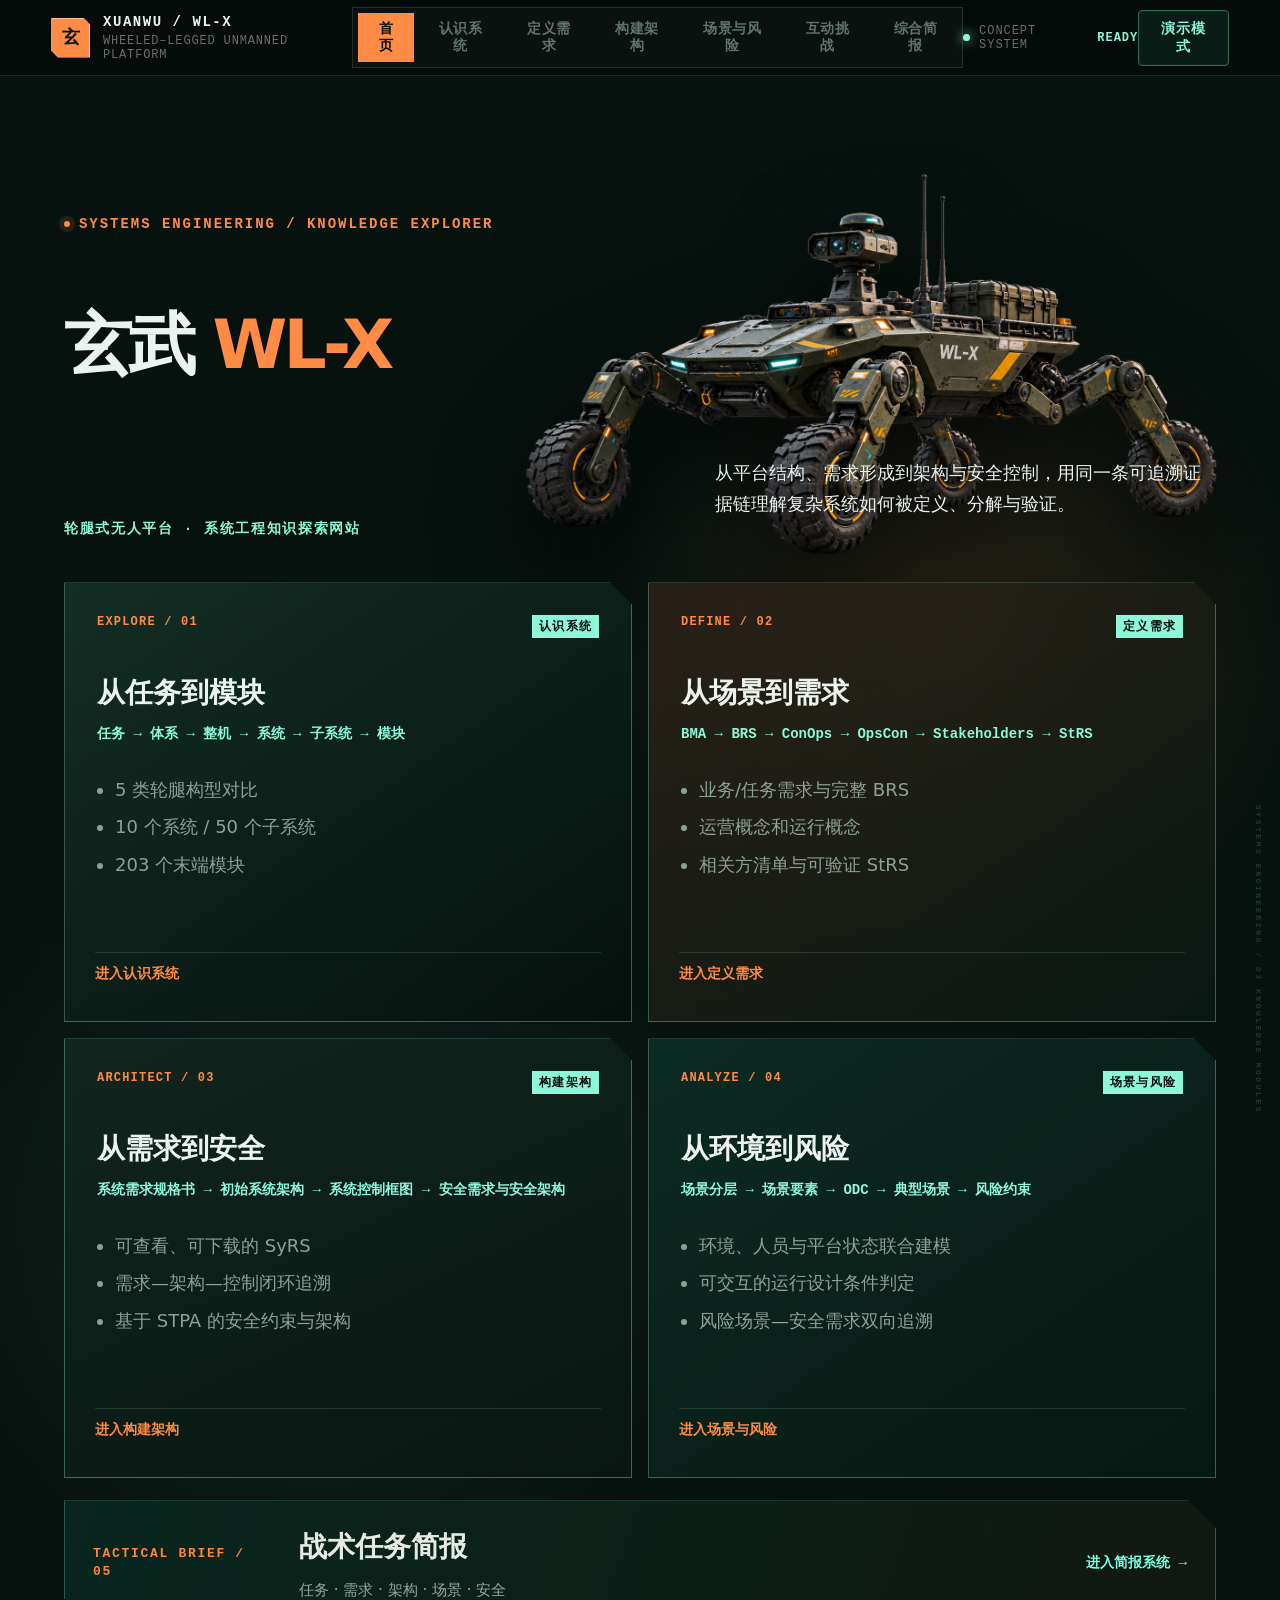
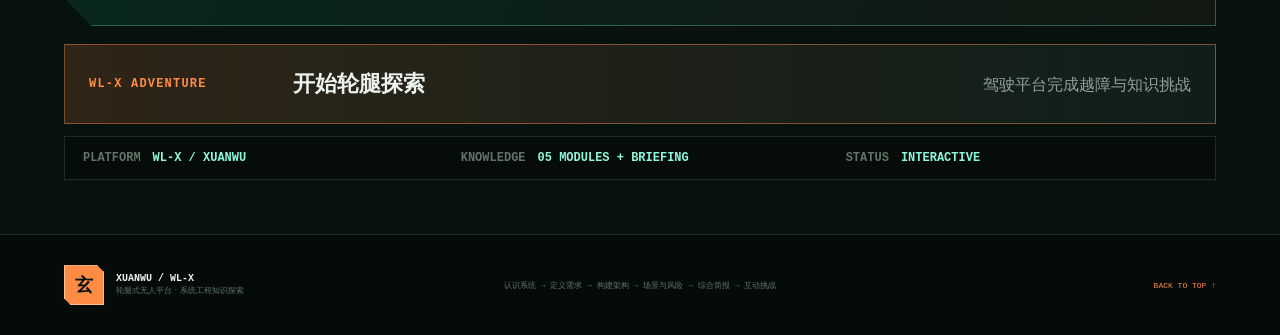
<file: index.html>
<!doctype html>
<html lang="zh-CN">
<head>
  <meta charset="utf-8">
  <meta name="viewport" content="width=device-width, initial-scale=1">
  <meta name="description" content="玄武 WL-X 轮腿式无人平台系统工程知识网站：认识系统、定义需求、构建架构、场景与风险分析。">
  <meta name="theme-color" content="#07110e">
  <title>玄武 WL-X｜轮腿式无人作战平台</title>
  <link rel="icon" href="assets/favicon.svg" type="image/svg+xml">
  <link rel="stylesheet" href="styles.css">
  <link rel="stylesheet" href="v3.css">
  <link rel="stylesheet" href="v4-scenario.css">
  <link rel="stylesheet" href="briefing.css">
  <link rel="stylesheet" href="briefing-enhanced.css">
  <link rel="stylesheet" href="briefing-rebuild.css?v=20261127-4">
  <script src="data/requirements.js" defer></script>
  <script src="data/scenarios.js" defer></script>
  <script src="data/odc.js" defer></script>
  <script src="data/risks.js" defer></script>
  <script src="script.js" defer></script>
  <script src="v3.js" defer></script>
  <script src="v4-scenario.js" defer></script>
  <script src="briefing-rebuild.js?v=20261127-4" defer></script>
</head>
<body data-view="hub">
  <a class="skip-link" href="#main">跳到正文</a>

  <header class="topbar">
    <a class="brand" href="#top" aria-label="返回首页">
      <span class="brand-emblem">玄</span>
      <span class="brand-copy"><b>XUANWU / WL-X</b><small>WHEELED–LEGGED UNMANNED PLATFORM</small></span>
    </a>
    <nav class="assignment-switch" aria-label="知识板块切换">
      <button type="button" class="active" data-view-target="hub">首页</button>
      <button type="button" data-view-target="module1">认识系统</button>
      <button type="button" data-view-target="module2">定义需求</button>
      <button type="button" data-view-target="module3">构建架构</button>
      <button type="button" data-view-target="module4">场景与风险</button>
      <button type="button" data-view-target="game">互动挑战</button>
      <button type="button" data-view-target="briefing">综合简报</button>
    </nav>
    <div class="top-status"><i></i><span>CONCEPT SYSTEM</span><b>READY</b></div>
    <button class="command-button" id="presentationButton" type="button" aria-pressed="false"><span>演示模式</span></button>
  </header>

  <nav class="process-rail module-one" aria-label="认识系统六级探索流程">
    <a href="#mission" data-step="mission"><span>01</span><b>任务</b><small>MISSION</small></a>
    <a href="#sos" data-step="sos"><span>02</span><b>体系</b><small>SOS</small></a>
    <a href="#vehicle" data-step="vehicle"><span>03</span><b>整机</b><small>VEHICLE</small></a>
    <a href="#systems" data-step="systems"><span>04</span><b>系统</b><small>SYSTEMS</small></a>
    <a href="#subsystems" data-step="subsystems"><span>05</span><b>子系统</b><small>SUBSYSTEMS</small></a>
    <a href="#modules" data-step="modules"><span>06</span><b>模块</b><small>MODULES</small></a>
  </nav>

  <nav class="process-rail module-two assignment-two-rail" aria-label="定义需求流程">
    <a href="#a2-bma" data-step="a2-bma"><span>01</span><b>业务/任务</b><small>BMA</small></a>
    <a href="#a2-brs" data-step="a2-brs"><span>02</span><b>BRS</b><small>BUSINESS REQS</small></a>
    <a href="#a2-conops" data-step="a2-conops"><span>03</span><b>运营概念</b><small>CONOPS</small></a>
    <a href="#a2-opscon" data-step="a2-opscon"><span>04</span><b>运行概念</b><small>OPSCON</small></a>
    <a href="#a2-stakeholders" data-step="a2-stakeholders"><span>05</span><b>相关方</b><small>STAKEHOLDERS</small></a>
    <a href="#a2-strs" data-step="a2-strs"><span>06</span><b>StRS</b><small>STAKEHOLDER REQS</small></a>
  </nav>

  <nav class="process-rail module-three" aria-label="构建架构流程">
    <a href="#a3-syrs" data-step="a3-syrs"><span>01</span><b>系统需求规格书</b><small>SyRS</small></a>
    <a href="#a3-architecture" data-step="a3-architecture"><span>02</span><b>初始系统架构</b><small>ARCHITECTURE</small></a>
    <a href="#a3-control" data-step="a3-control"><span>03</span><b>系统控制框图</b><small>CONTROL LOOP</small></a>
    <a href="#a3-safety" data-step="a3-safety"><span>04</span><b>安全需求与架构</b><small>SAFETY / STPA</small></a>
  </nav>

  <nav class="process-rail module-four" aria-label="场景与风险分析流程">
    <a href="#a4-hierarchy" data-step="a4-hierarchy"><span>01</span><b>场景分层</b><small>SCENARIO LAYERS</small></a>
    <a href="#a4-elements" data-step="a4-elements"><span>02</span><b>场景要素</b><small>ELEMENTS</small></a>
    <a href="#a4-odc" data-step="a4-odc"><span>03</span><b>运行设计条件</b><small>ODC</small></a>
    <a href="#a4-case" data-step="a4-case"><span>04</span><b>典型场景</b><small>TYPICAL SCENARIO</small></a>
    <a href="#a4-risks" data-step="a4-risks"><span>05</span><b>安全风险场景</b><small>RISK SCENARIOS</small></a>
  </nav>

  <main id="main">
    <section class="assignment-hub" id="top">
      <div class="hub-gridline"></div>
      <div class="hub-copy reveal visible">
        <div class="kicker"><span></span> SYSTEMS ENGINEERING / KNOWLEDGE EXPLORER</div>
        <h1>玄武 <em>WL-X</em></h1>
        <p class="hub-subtitle">轮腿式无人平台 · 系统工程知识探索网站</p>
        <p>从平台结构、需求形成到架构与安全控制，用同一条可追溯证据链理解复杂系统如何被定义、分解与验证。</p>
        <img class="hub-platform" src="assets/vehicles/wlx-platform-cutout.png" alt="玄武 WL-X 四轮腿平台三分之四视图" width="1600" height="1024" fetchpriority="high">
      </div>
      <div class="assignment-cards reveal visible">
        <article class="assignment-card a1" data-open-view="module1" tabindex="0" role="button">
          <div class="assignment-card-top"><span>EXPLORE / 01</span><b>认识系统</b></div>
          <h2>从任务到模块</h2>
          <p>任务 → 体系 → 整机 → 系统 → 子系统 → 模块</p>
          <ul><li>5 类轮腿构型对比</li><li>10 个系统 / 50 个子系统</li><li>203 个末端模块</li></ul>
          <button type="button">进入认识系统</button>
        </article>
        <article class="assignment-card a2" data-open-view="module2" tabindex="0" role="button">
          <div class="assignment-card-top"><span>DEFINE / 02</span><b>定义需求</b></div>
          <h2>从场景到需求</h2>
          <p>BMA → BRS → ConOps → OpsCon → Stakeholders → StRS</p>
          <ul><li>业务/任务需求与完整 BRS</li><li>运营概念和运行概念</li><li>相关方清单与可验证 StRS</li></ul>
          <button type="button">进入定义需求</button>
        </article>
        <article class="assignment-card a3" data-open-view="module3" tabindex="0" role="button">
          <div class="assignment-card-top"><span>ARCHITECT / 03</span><b>构建架构</b></div>
          <h2>从需求到安全</h2>
          <p>系统需求规格书 → 初始系统架构 → 系统控制框图 → 安全需求与安全架构</p>
          <ul><li>可查看、可下载的 SyRS</li><li>需求—架构—控制闭环追溯</li><li>基于 STPA 的安全约束与架构</li></ul>
          <button type="button">进入构建架构</button>
        </article>
        <article class="assignment-card a4" data-open-view="module4" tabindex="0" role="button">
          <div class="assignment-card-top"><span>ANALYZE / 04</span><b>场景与风险</b></div>
          <h2>从环境到风险</h2>
          <p>场景分层 → 场景要素 → ODC → 典型场景 → 风险约束</p>
          <ul><li>环境、人员与平台状态联合建模</li><li>可交互的运行设计条件判定</li><li>风险场景—安全需求双向追溯</li></ul>
          <button type="button">进入场景与风险</button>
        </article>
      </div>
      <button class="briefing-entry" type="button" data-open-view="briefing">
        <span class="briefing-entry-index">TACTICAL BRIEF / 05</span>
        <span class="briefing-entry-copy"><b>战术任务简报</b><small>任务 · 需求 · 架构 · 场景 · 安全</small></span>
        <span class="briefing-entry-action">进入简报系统 →</span>
      </button>
      <button class="game-entry" type="button" data-view-target="game"><span>WL-X ADVENTURE</span><b>开始轮腿探索</b><small>驾驶平台完成越障与知识挑战</small></button>
      <div class="hub-status"><span>PLATFORM</span><b>WL-X / XUANWU</b><span>KNOWLEDGE</span><b>05 MODULES + BRIEFING</b><span>STATUS</span><b>INTERACTIVE</b></div>
    </section>

    <section class="hero module-one" id="module1-top">
      <div class="hero-grid">
        <div class="hero-copy reveal">
          <div class="kicker"><span></span> SYSTEMS ENGINEERING / EXPLORE</div>
          <h1>玄武 <em>WL-X</em></h1>
          <p class="hero-title-en">WHEELED–LEGGED UNMANNED COMBAT PLATFORM</p>
          <p class="hero-lead">面向复杂地形前沿侦察与伴随支援的轮腿式无人平台概念方案。以四轮腿独立驱动为机动核心，以多模态感知、任务自治、开放载荷和人在回路为能力骨架。</p>
          <div class="hero-actions">
            <a class="primary-action" href="#mission">开始六级分解 <span>↓</span></a>
            <a class="secondary-action" href="#references">查看参考文献 [13]</a>
          </div>
          <div class="concept-boundary">
            <b>CONCEPT BOUNDARY / 概念边界</b>
            <p>高风险动作由授权人员确认，并接受独立安全链的持续约束。<a href="#ref-r2">[R2]</a></p>
          </div>
        </div>

        <div class="hero-machine reveal" aria-label="玄武 WL-X 轮腿平台概念图">
          <div class="hud-ring ring-a"></div><div class="hud-ring ring-b"></div>
          <img class="hero-platform-image" src="assets/vehicles/wlx-platform-cutout.png" alt="玄武 WL-X 四轮腿平台，包含四个独立轮腿单元、顶部感知桅杆与模块化车体" width="1600" height="1024">
          <button class="platform-hotspot hotspot-sensor" type="button" data-hotspot="sensor" aria-label="查看感知模块"><span>感知</span></button>
          <button class="platform-hotspot hotspot-body" type="button" data-hotspot="body" aria-label="查看车体与计算模块"><span>计算</span></button>
          <button class="platform-hotspot hotspot-leg" type="button" data-hotspot="leg" aria-label="查看轮腿机构"><span>轮腿</span></button>
          <div class="hotspot-detail" id="hotspotDetail" aria-live="polite"><b>选择平台部件</b><p>点击感知、计算或轮腿热点，查看对应功能与关联需求。</p></div>
          <svg viewBox="0 0 820 570" role="img" aria-labelledby="machineTitle machineDesc">
            <title id="machineTitle">玄武 WL-X 四轮腿无人平台</title>
            <desc id="machineDesc">低矮装甲车体由四组独立轮腿支撑，顶部配置传感桅杆和模块化任务载荷。</desc>
            <defs>
              <linearGradient id="armor" x1="0" y1="0" x2="1" y2="1"><stop stop-color="#71877a"/><stop offset=".5" stop-color="#354a40"/><stop offset="1" stop-color="#182a23"/></linearGradient>
              <linearGradient id="sensor" x1="0" y1="0" x2="1" y2="1"><stop stop-color="#b7e7db"/><stop offset="1" stop-color="#3e7366"/></linearGradient>
              <filter id="machineShadow"><feDropShadow dx="0" dy="18" stdDeviation="14" flood-color="#000" flood-opacity=".45"/></filter>
            </defs>
            <g opacity=".2" stroke="#8ef6d9" stroke-width="1"><path d="M40 488H780M70 438H750M110 388H710"/><path d="M130 340V510M250 310V510M370 290V510M490 290V510M610 310V510M730 340V510"/></g>
            <ellipse cx="410" cy="500" rx="300" ry="26" fill="#000" opacity=".45"/>
            <g filter="url(#machineShadow)">
              <path d="M190 258L269 202H548L638 267L591 354H226Z" fill="url(#armor)" stroke="#06100d" stroke-width="10"/>
              <path d="M284 218H524L565 267H250Z" fill="url(#sensor)" opacity=".88"/>
              <path d="M235 282H597L570 331H219Z" fill="#152820"/>
              <path d="M308 202L338 163H493L525 202Z" fill="#425a4d" stroke="#07110e" stroke-width="8"/>
              <path d="M377 162V94H453V162" fill="#435c4f" stroke="#07110e" stroke-width="8"/>
              <rect x="387" y="70" width="56" height="31" rx="6" fill="#081511" stroke="#5b796b" stroke-width="3"/>
              <circle cx="402" cy="85" r="6" fill="#ff8b45"/><circle cx="427" cy="85" r="6" fill="#8ef6d9"/>
              <path d="M455 132L509 108" stroke="#07110e" stroke-width="8" stroke-linecap="round"/><circle cx="518" cy="104" r="12" fill="#ff8b45" stroke="#07110e" stroke-width="5"/>
              <rect x="271" y="294" width="66" height="18" rx="3" fill="#ff8b45"/>
              <rect x="482" y="294" width="77" height="18" rx="3" fill="#8aa493"/>
              <text x="414" y="327" text-anchor="middle" fill="#d9e5df" font-size="22" font-family="Arial" font-weight="700">WL-X / 04</text>
            </g>
            <g fill="none" stroke-linecap="round" stroke-linejoin="round">
              <path d="M265 332L201 400L164 462M548 332L617 400L659 462" stroke="#172b23" stroke-width="25"/>
              <path d="M332 338L300 412L288 470M483 338L520 412L534 470" stroke="#50695b" stroke-width="21"/>
            </g>
            <g fill="#07110e" stroke="#8ca28f" stroke-width="10"><circle cx="157" cy="470" r="54"/><circle cx="285" cy="475" r="45"/><circle cx="538" cy="475" r="45"/><circle cx="667" cy="470" r="54"/></g>
            <g fill="none" stroke="#d4dfd7" stroke-width="5" opacity=".7"><circle cx="157" cy="470" r="25"/><circle cx="285" cy="475" r="20"/><circle cx="538" cy="475" r="20"/><circle cx="667" cy="470" r="25"/></g>
            <g class="svg-callout"><path d="M447 85H690"/><circle cx="447" cy="85" r="4"/><text x="701" y="90">多模态感知桅杆</text></g>
            <g class="svg-callout"><path d="M571 300H745"/><circle cx="571" cy="300" r="4"/><text x="637" y="289">开放载荷接口</text></g>
            <g class="svg-callout"><path d="M185 407H60"/><circle cx="185" cy="407" r="4"/><text x="60" y="394">独立轮腿单元</text></g>
          </svg>
          <div class="hud-label label-a"><span>DRIVE</span><b>轮式高速巡航</b></div>
          <div class="hud-label label-b"><span>STEP</span><b>腿式主动越障</b></div>
          <div class="hud-label label-c"><span>LEVEL</span><b>车体姿态调平</b></div>
          <div class="telemetry"><div><span>PLATFORM</span><b>WL-X / 04</b></div><div><span>ARCH</span><b>OPEN / MODULAR</b></div><div><span>CONTROL</span><b>HUMAN-ON-LOOP</b></div></div>
        </div>
      </div>
      <div class="scroll-cue"><span>SCROLL TO DECOMPOSE</span><i></i></div>
    </section>

    <section class="chapter chapter-mission module-one" id="mission" data-chapter="mission">
      <div class="chapter-shell">
        <header class="chapter-head reveal">
          <div class="chapter-code"><span>01</span><small>MISSION</small></div>
          <div><p class="overline">第一层 / 为什么存在</p><h2>任务：进入危险区，<br>把信息带回来。</h2></div>
          <p class="chapter-summary"><b>核心结论</b>平台主任务是复杂地形前沿侦察与持续警戒；通信中继、物资伴随、危险区探测和伤员后送为可换载荷支援任务。</p>
        </header>

        <div class="mission-command reveal">
          <div class="command-main">
            <span>PRIMARY MISSION / M-01</span>
            <h3>复杂地形前沿侦察与持续警戒</h3>
            <p>在有人分队前方完成路线侦察、三维建图、目标线索发现与威胁预警，将经过置信度标注的数据回传指挥节点。</p>
            <ol class="numbered-points">
              <li><b>先行进入</b><span>减少人员在未知火力、污染和坍塌区域的直接暴露。</span></li>
              <li><b>持续感知</b><span>在昼夜、烟尘和弱 GNSS 环境中保持定位与环境理解。</span></li>
              <li><b>形成产品</b><span>输出可通行域、三维地图、目标线索和平台健康状态。</span></li>
              <li><b>人在回路</b><span>高风险行为、任务规则变更与效应释放必须由授权人员确认。</span></li>
            </ol>
          </div>
          <div class="mission-stack">
            <article><span>M-02</span><div><b>通信中继</b><p>在山谷、建筑和地下空间建立临时自组网中继。</p></div></article>
            <article><span>M-03</span><div><b>物资伴随</b><p>运送能源、弹药、医疗和工程物资，降低单兵负荷。</p></div></article>
            <article><span>M-04</span><div><b>危险区探测</b><p>换装核生化、爆炸物或工程侦察载荷执行先期探测。</p></div></article>
            <article><span>M-05</span><div><b>伤员后送</b><p>搭载担架模块，将伤员转移至有人保障交接点。</p></div></article>
          </div>
        </div>

        <div class="mission-chain reveal" aria-label="任务闭环">
          <article><span>01</span><b>受领任务</b><small>任务包 / 规则 / 地图</small></article><i>→</i>
          <article><span>02</span><b>自主机动</b><small>路线 / 地形 / 风险</small></article><i>→</i>
          <article><span>03</span><b>多源感知</b><small>目标 / 环境 / 状态</small></article><i>→</i>
          <article><span>04</span><b>边缘融合</b><small>置信度 / 可通行域</small></article><i>→</i>
          <article><span>05</span><b>人工确认</b><small>监督 / 授权 / 接管</small></article><i>→</i>
          <article><span>06</span><b>共享态势</b><small>回传 / 协同 / 复盘</small></article>
        </div>
      </div>
    </section>

    <section class="chapter chapter-sos module-one" id="sos" data-chapter="sos">
      <div class="chapter-shell">
        <header class="chapter-head reveal">
          <div class="chapter-code"><span>02</span><small>SYSTEM OF SYSTEMS</small></div>
          <div><p class="overline">第二层 / 与谁协同</p><h2>体系：平台是节点，<br>不是孤岛。</h2></div>
          <p class="chapter-summary"><b>核心结论</b>WL-X 接入战术指挥、通信导航、空地侦察、有人分队、效应与综合保障六类外部系统，打通“传感器—决策者—行动单元”。</p>
        </header>

        <div class="sos-map reveal">
          <div class="sos-core"><span>SYSTEM OF INTEREST</span><b>WL-X</b><small>机动 · 感知 · 计算 · 载荷</small></div>
          <article class="sos-node n1"><span>SOS-01</span><b>战术指挥控制体系</b><p>任务下达、规则管理、态势融合、授权与接管。</p></article>
          <article class="sos-node n2"><span>SOS-02</span><b>有人作战分队</b><p>协同编组、伴随行动、任务监督和现场处置。</p></article>
          <article class="sos-node n3"><span>SOS-03</span><b>无人机侦察体系</b><p>越障观察、空地接力、目标线索与定位辅助。</p></article>
          <article class="sos-node n4"><span>SOS-04</span><b>通信导航体系</b><p>战术自组网、中继、授时和组合导航增强。</p></article>
          <article class="sos-node n5"><span>SOS-05</span><b>效应与火力体系</b><p>目标线索移交、人工授权、效应执行与评估。</p></article>
          <article class="sos-node n6"><span>SOS-06</span><b>保障训练体系</b><p>运输、补能、维修、备件、仿真和数据闭环。</p></article>
          <svg class="sos-lines" viewBox="0 0 1200 680" preserveAspectRatio="none" aria-hidden="true"><g><path d="M600 340L190 135M600 340L600 98M600 340L1010 135M600 340L190 545M600 340L600 582M600 340L1010 545"/></g></svg>
        </div>

        <div class="interface-grid reveal">
          <article><span>DATA / 数据接口</span><ol><li>任务包与数字地图</li><li>图像、点云与目标线索</li><li>平台位置与健康状态</li></ol></article>
          <article><span>CONTROL / 控制接口</span><ol><li>任务授权与模式切换</li><li>监督、接管与紧急停车</li><li>效应链双通道联锁</li></ol></article>
          <article><span>PHYSICAL / 物理接口</span><ol><li>运输固定与吊装</li><li>有线补能与快速换电</li><li>机械、电气、数据载荷快换</li></ol></article>
          <article><span>SUPPORT / 保障接口</span><ol><li>故障码与维修数据</li><li>模型、地图和软件版本</li><li>训练场景与任务复盘数据</li></ol></article>
        </div>
      </div>
    </section>

    <section class="chapter chapter-vehicle module-one" id="vehicle" data-chapter="vehicle">
      <div class="chapter-shell">
        <header class="chapter-head reveal">
          <div class="chapter-code"><span>03</span><small>VEHICLE</small></div>
          <div><p class="overline">第三层 / 选择什么形态</p><h2>整机：先比较构型，<br>再确定平台。</h2></div>
          <p class="chapter-summary"><b>核心结论</b>综合载荷、静态稳定、冗余、越障与控制复杂度，WL-X 采用“四轮腿独立驱动 + 轮端不可转向 + 差速/全身控制”的中型布局。</p>
        </header>

        <div class="type-intro reveal">
          <p>构型分类采用两条轴线：<b>轮与腿如何组合</b>，以及<b>机体由多少支撑单元构成</b>。轮端驱动式适合持续滚行与主动调平；变形轮式减少重复机构但切换更复杂；两轮平衡式灵活但对控制和载荷扰动更敏感。<a href="#ref-r5">[R5]</a><a href="#ref-r9">[R9]</a><a href="#ref-r10">[R10]</a></p>
        </div>

        <div class="type-grid reveal" role="list">
          <article class="type-card" role="listitem">
            <img class="type-image" src="assets/vehicles/config-two-wheel.webp" alt="两轮平衡腿式平台构型参考图" width="720" height="420" loading="lazy">
            <div class="type-icon two-wheel"><i></i><i></i><span></span></div>
            <span class="type-id">TYPE A</span><h3>两轮平衡腿式</h3>
            <ul><li>优点：小巧、转弯半径小、平地效率高</li><li>局限：静态不稳定、载荷扰动敏感、冗余低</li><li>代表：Ascento 类两轮腿构型 <a href="#ref-r9">[R9]</a></li></ul>
            <b class="fit low">任务适配：低</b>
          </article>
          <article class="type-card selected" role="listitem">
            <img class="type-image" src="assets/vehicles/config-four-wheel-leg.webp" alt="四轮腿独立驱动平台构型参考图" width="720" height="420" loading="lazy">
            <div class="type-icon four-wheel"><i></i><i></i><i></i><i></i><span></span></div>
            <span class="type-id">TYPE B / SELECTED</span><h3>四轮腿独立驱动</h3>
            <ul><li>优点：稳定、冗余适中、可主动调平和跨越</li><li>局限：关节多、能量与控制耦合复杂</li><li>依据：轮式效率与腿式可达性兼顾 <a href="#ref-r6">[R6]</a></li></ul>
            <b class="fit high">任务适配：高</b>
          </article>
          <article class="type-card" role="listitem">
            <img class="type-image" src="assets/vehicles/config-six-wheel-leg.webp" alt="六轮腿重载式平台构型参考图" width="720" height="420" loading="lazy">
            <div class="type-icon six-wheel"><i></i><i></i><i></i><i></i><i></i><i></i><span></span></div>
            <span class="type-id">TYPE C</span><h3>六轮腿重载式</h3>
            <ul><li>优点：高载荷、高冗余、软地形接地性好</li><li>局限：尺寸、质量、功耗和维护成本较高</li><li>代表：NASA ATHLETE 轮端肢体 <a href="#ref-r11">[R11]</a></li></ul>
            <b class="fit medium">任务适配：中</b>
          </article>
          <article class="type-card" role="listitem">
            <img class="type-image" src="assets/vehicles/config-transformable.webp" alt="轮腿变形式平台构型参考图" width="720" height="420" loading="lazy">
            <div class="type-icon transform"><i></i><i></i><i></i><span></span></div>
            <span class="type-id">TYPE D</span><h3>轮腿变形式</h3>
            <ul><li>优点：同一机构切换圆轮与腿形，结构利用率高</li><li>局限：变形可靠性、切换时间和承载边界突出</li><li>代表：Quattroped / OmniWheg <a href="#ref-r10">[R10]</a></li></ul>
            <b class="fit medium">任务适配：中</b>
          </article>
          <article class="type-card" role="listitem">
            <img class="type-image" src="assets/vehicles/config-passive-wheel.webp" alt="轮足与被动轮式平台构型参考图" width="720" height="420" loading="lazy">
            <div class="type-icon passive"><i></i><i></i><i></i><i></i><span></span></div>
            <span class="type-id">TYPE E</span><h3>轮足 / 被动轮式</h3>
            <ul><li>优点：机构简单、滚行损耗低、质量较小</li><li>局限：制动、坡地速度与精确控制能力受限</li><li>参考：被动轮腿综述 <a href="#ref-r13">[R13]</a></li></ul>
            <b class="fit low">任务适配：较低</b>
          </article>
        </div>

        <div class="selection-matrix reveal">
          <div class="matrix-title"><span>CONCEPT SELECTION MATRIX</span><h3>构型选型决策矩阵</h3><p>5 分为最优；权重反映侦察伴随平台对稳定、越障和载荷的优先级。</p></div>
          <div class="matrix-scroll" tabindex="0">
            <table>
              <thead><tr><th>评价项 / 权重</th><th>两轮平衡</th><th class="selected-col">四轮腿</th><th>六轮腿</th><th>轮腿变形</th><th>被动轮足</th></tr></thead>
              <tbody>
                <tr><th>复杂地形通过 · 25%</th><td>3</td><td class="selected-col">5</td><td>5</td><td>4</td><td>3</td></tr>
                <tr><th>静态稳定与冗余 · 20%</th><td>1</td><td class="selected-col">4</td><td>5</td><td>3</td><td>3</td></tr>
                <tr><th>有效载荷能力 · 20%</th><td>2</td><td class="selected-col">4</td><td>5</td><td>3</td><td>2</td></tr>
                <tr><th>平地能量效率 · 15%</th><td>5</td><td class="selected-col">4</td><td>3</td><td>4</td><td>5</td></tr>
                <tr><th>控制与维护可实现 · 10%</th><td>3</td><td class="selected-col">3</td><td>2</td><td>2</td><td>4</td></tr>
                <tr><th>运输与隐蔽性 · 10%</th><td>5</td><td class="selected-col">4</td><td>2</td><td>4</td><td>5</td></tr>
                <tr class="total"><th>加权总分 / 5</th><td>2.90</td><td class="selected-col">4.25</td><td>4.15</td><td>3.45</td><td>3.40</td></tr>
              </tbody>
            </table>
          </div>
        </div>

        <div class="vehicle-baseline reveal">
          <div class="baseline-title"><span>WL-X BASELINE</span><h3>四轮腿中型平台设计基线</h3><p>质量、尺寸、能源与载荷指标共同约束系统分解和接口预算。</p></div>
          <div class="specs"><article><span>战斗全重</span><b>≤ 2.4<small> t</small></b></article><article><span>道路速度</span><b>45<small> km/h</small></b></article><article><span>持续任务</span><b>8<small> h</small></b></article><article><span>有效载荷</span><b>350<small> kg</small></b></article><article><span>垂直越障</span><b>0.6<small> m</small></b></article><article><span>涉水深度</span><b>0.8<small> m</small></b></article></div>
        </div>
      </div>
    </section>

    <section class="chapter chapter-systems module-one" id="systems" data-chapter="systems">
      <div class="chapter-shell">
        <header class="chapter-head reveal">
          <div class="chapter-code"><span>04</span><small>SYSTEMS</small></div>
          <div><p class="overline">第四层 / 能力如何分配</p><h2>系统：十条能力主链，<br>边界清楚。</h2></div>
          <p class="chapter-summary"><b>核心结论</b>整机划分为 10 个一级系统；每个系统均具有明确职责、输入输出与对外接口。</p>
        </header>
        <div class="system-legend reveal"><span><i class="mission-color"></i>任务能力 4</span><span><i class="platform-color"></i>平台基础 4</span><span><i class="assurance-color"></i>安全保障 2</span><p>选择系统可直接跳转到下一层子系统。</p></div>
        <div class="systems-grid" id="systemsGrid"></div>
      </div>
    </section>

    <section class="chapter chapter-subsystems module-one" id="subsystems" data-chapter="subsystems">
      <div class="chapter-shell">
        <header class="chapter-head reveal">
          <div class="chapter-code"><span>05</span><small>SUBSYSTEMS</small></div>
          <div><p class="overline">第五层 / 系统如何实现</p><h2>子系统：一项职责，<br>一个清晰边界。</h2></div>
          <p class="chapter-summary"><b>核心结论</b>10 个一级系统分解为 50 个子系统；按上级系统切换即可检查职责承接与接口关系。</p>
        </header>
        <div class="subsystem-explorer reveal">
          <div class="system-tabs" id="systemTabs" role="tablist" aria-label="选择系统"></div>
          <div class="subsystem-panel" id="subsystemPanel" role="tabpanel"></div>
        </div>
      </div>
    </section>

    <section class="chapter chapter-modules module-one" id="modules" data-chapter="modules">
      <div class="chapter-shell">
        <header class="chapter-head reveal">
          <div class="chapter-code"><span>06</span><small>MODULES</small></div>
          <div><p class="overline">第六层 / 落到可分配单元</p><h2>模块：可采购、可设计、<br>可试验、可替换。</h2></div>
          <p class="chapter-summary"><b>核心结论</b>203 个末端模块均归属于唯一子系统，并向上追溯至系统职责与任务需要。</p>
        </header>

        <div class="module-toolbar reveal">
          <label class="module-search"><span>⌕</span><input id="moduleSearch" type="search" placeholder="搜索模块，例如：雷达、急停、换电、日志…" autocomplete="off"></label>
          <div class="module-filters" role="group" aria-label="模块类别筛选"><button class="active" type="button" data-module-filter="all">全部</button><button type="button" data-module-filter="mission">任务能力</button><button type="button" data-module-filter="platform">平台基础</button><button type="button" data-module-filter="assurance">安全保障</button></div>
          <button class="expand-button" id="expandModules" type="button">全部展开</button>
        </div>
        <div class="module-summary reveal" id="moduleSummary" aria-live="polite"></div>
        <div class="module-catalog" id="moduleCatalog"></div>
        <div class="empty-state" id="moduleEmpty" hidden>没有匹配模块，请尝试更短的关键词。</div>

        <div class="traceability reveal">
          <div class="trace-head"><span>END-TO-END TRACEABILITY</span><h3>六级追溯示例</h3><p>每一个末端模块都应能向上说明“为什么需要”。</p></div>
          <div class="trace-chain"><article><small>任务 M-01</small><b>前沿侦察</b></article><i>→</i><article><small>体系 SOS-04</small><b>通信导航</b></article><i>→</i><article><small>整机 WL-X</small><b>四轮腿平台</b></article><i>→</i><article><small>系统 S02</small><b>感知定位</b></article><i>→</i><article><small>子系统 02-03</small><b>组合导航</b></article><i>→</i><article><small>模块</small><b>惯性测量单元</b></article></div>
        </div>
      </div>
    </section>

    <section class="references module-one" id="references">
      <div class="chapter-shell">
        <header class="references-head reveal"><div><p class="overline">REFERENCES / DESIGN BASIS</p><h2>参考文献</h2></div><p>以下资料支撑系统工程方法、轮腿构型、运动控制、自主导航与人机权限设计。</p></header>
        <ol class="reference-list reveal">
          <li id="ref-r1"><span>[R1]</span><p>ISO/IEC/IEEE. <i>ISO/IEC/IEEE 15288:2023 — Systems and software engineering — System life cycle processes</i>, 2023.</p><a href="https://www.iso.org/standard/81702.html" target="_blank" rel="noreferrer">ISO ↗</a></li>
          <li id="ref-r2"><span>[R2]</span><p>U.S. Department of Defense. <i>DoD Directive 3000.09: Autonomy in Weapon Systems</i>, 25 Jan. 2023.</p><a href="https://www.esd.whs.mil/Portals/54/Documents/DD/issuances/dodd/300009p.pdf" target="_blank" rel="noreferrer">PDF ↗</a></li>
          <li id="ref-r3"><span>[R3]</span><p>DARPA. <i>Robotic Autonomy in Complex Environments with Resiliency (RACER)</i>. Tactical Technology Office.</p><a href="https://www.darpa.mil/research/programs/robotic-autonomy-in-complex-environments-with-resiliency" target="_blank" rel="noreferrer">DARPA ↗</a></li>
          <li id="ref-r4"><span>[R4]</span><p>U.S. Army. <i>Army selects four companies for Robotic Combat Vehicle prototypes</i>, 2023.</p><a href="https://www.army.mil/article/270093/army_selects_four_companies_for_robotic_combat_vehicle_prototypes" target="_blank" rel="noreferrer">U.S. Army ↗</a></li>
          <li id="ref-r5"><span>[R5]</span><p>Bjelonic, M., et al. “Keep Rollin’—Whole-Body Motion Control and Planning for Wheeled Quadrupedal Robots.” <i>IEEE Robotics and Automation Letters</i>, 4(2), 2116–2123, 2019. DOI: 10.1109/LRA.2019.2899750.</p><a href="https://doi.org/10.1109/LRA.2019.2899750" target="_blank" rel="noreferrer">DOI ↗</a></li>
          <li id="ref-r6"><span>[R6]</span><p>Bjelonic, M., et al. “Rolling in the Deep—Hybrid Locomotion for Wheeled-Legged Robots Using Online Trajectory Optimization.” <i>IEEE Robotics and Automation Letters</i>, 5(2), 3626–3633, 2020. DOI: 10.1109/LRA.2020.2979661.</p><a href="https://doi.org/10.1109/LRA.2020.2979661" target="_blank" rel="noreferrer">DOI ↗</a></li>
          <li id="ref-r7"><span>[R7]</span><p>Bjelonic, M., et al. “Whole-Body MPC and Online Gait Sequence Generation for Wheeled-Legged Robots.” <i>IEEE/RSJ IROS</i>, 2021. DOI: 10.1109/IROS51168.2021.9636371.</p><a href="https://doi.org/10.1109/IROS51168.2021.9636371" target="_blank" rel="noreferrer">DOI ↗</a></li>
          <li id="ref-r8"><span>[R8]</span><p>Lee, J., Bjelonic, M., Reske, A., et al. “Learning robust autonomous navigation and locomotion for wheeled-legged robots.” <i>Science Robotics</i>, 9(89), eadi9641, 2024. DOI: 10.1126/scirobotics.adi9641.</p><a href="https://doi.org/10.1126/scirobotics.adi9641" target="_blank" rel="noreferrer">DOI ↗</a></li>
          <li id="ref-r9"><span>[R9]</span><p>Klemm, V., et al. “Ascento: A Two-Wheeled Jumping Robot.” <i>2019 IEEE International Conference on Robotics and Automation (ICRA)</i>. DOI: 10.1109/ICRA.2019.8793792.</p><a href="https://doi.org/10.1109/ICRA.2019.8793792" target="_blank" rel="noreferrer">DOI ↗</a></li>
          <li id="ref-r10"><span>[R10]</span><p>Shen, S.-Y., et al. “Quattroped: A Leg–Wheel Transformable Robot.” <i>IEEE/ASME Transactions on Mechatronics</i>, 19(2), 730–742, 2014. DOI: 10.1109/TMECH.2013.2253615.</p><a href="https://doi.org/10.1109/TMECH.2013.2253615" target="_blank" rel="noreferrer">DOI ↗</a></li>
          <li id="ref-r11"><span>[R11]</span><p>NASA Jet Propulsion Laboratory. <i>The ATHLETE Rover — All-Terrain Hex-Limbed Extra-Terrestrial Explorer</i>.</p><a href="https://www-robotics.jpl.nasa.gov/how-we-do-it/systems/the-athlete-rover/" target="_blank" rel="noreferrer">NASA JPL ↗</a></li>
          <li id="ref-r12"><span>[R12]</span><p>Arnold, M., Hildebrandt, L., Janssen, K., et al. “LEVA: A High-Mobility Logistic Vehicle with Legged Suspension.” <i>IEEE ICRA</i>, 7438–7444, 2025.</p><a href="https://www.research-collection.ethz.ch/items/cdc72e4d-8fd4-4213-9952-276a432c5999" target="_blank" rel="noreferrer">ETH Zürich ↗</a></li>
          <li id="ref-r13"><span>[R13]</span><p>Gonzalez, D. J., et al. “Passive wheels on legged robots: a survey.” <i>Frontiers in Robotics and AI</i>, 2026. DOI: 10.3389/frobt.2026.1857985.</p><a href="https://doi.org/10.3389/frobt.2026.1857985" target="_blank" rel="noreferrer">DOI ↗</a></li>
        </ol>
      </div>
    </section>

    <section class="a2-hero module-two" id="module2-top">
      <div class="a2-hero-grid chapter-shell">
        <div class="a2-hero-copy reveal">
          <div class="kicker"><span></span> SYSTEMS ENGINEERING / DEFINE</div>
          <p class="a2-callout">MISSION NEED → STAKEHOLDER REQUIREMENT</p>
          <h1>需求<br><em>定义战场</em></h1>
          <p class="a2-lead">围绕轮腿式无人作战平台，依次完成业务/任务分析、BRS、ConOps、OpsCon、相关方识别与 StRS。每一项需求都能回答“为什么需要、谁提出、如何验证”。</p>
          <div class="hero-actions"><a class="primary-action" href="#a2-bma">开始需求定义 <span>↓</span></a><a class="secondary-action" href="#a2-references">查看本模块依据 [A1–A5]</a></div>
        </div>
        <div class="a2-radar reveal" aria-label="需求定义追溯雷达图">
          <div class="radar-sweep"></div><div class="radar-core">WL-X<small>SYSTEM OF INTEREST</small></div>
          <span class="radar-node rn1">战略意图</span><span class="radar-node rn2">任务场景</span><span class="radar-node rn3">使用人员</span><span class="radar-node rn4">保障体系</span><span class="radar-node rn5">安全边界</span><span class="radar-node rn6">验证证据</span>
          <div class="radar-caption"><b>TRACEABILITY ACTIVE</b><span>BRS → ConOps → OpsCon → StRS</span></div>
        </div>
      </div>
      <div class="a2-doctrine"><span>分析层级</span><b>组织 / 体系 → 关注系统 → 相关方需求</b><span>项目类型</span><b>新研型 · 任务牵引 · 开放式架构</b><span>版本</span><b>CONCEPT / V1.0</b></div>
    </section>

    <section class="chapter a2-section a2-bma module-two" id="a2-bma" data-chapter="a2-bma">
      <div class="chapter-shell">
        <header class="chapter-head reveal"><div class="chapter-code"><span>01</span><small>BMA</small></div><div><p class="overline">业务 / 任务分析</p><h2>先定义问题，<br>再定义系统。</h2></div><p class="chapter-summary"><b>本节回答</b>为什么启动项目？成功意味着什么？候选解决方案边界在哪里？输出业务/任务需求及其可追溯依据。</p></header>
        <div class="a2-question-strip reveal"><span>WHY / 为什么</span><b>减少人员进入未知、高危、弱通信复杂地形的暴露，同时保持持续侦察与伴随支援能力。</b></div>
        <div class="bma-grid reveal">
          <article class="bma-card"><span>01 / PROBLEM SPACE</span><h3>问题与机会空间</h3><ul><li><b>地形矛盾：</b>轮式平台效率高但越障受限，纯腿式平台通过性强但续航与载荷受限。</li><li><b>风险矛盾：</b>侦察信息需求迫使人员靠近危险区，伤亡与决策时延难以兼顾。</li><li><b>体系机会：</b>空地无人节点、战术网络与边缘智能已具备协同基础。</li></ul></article>
          <article class="bma-card"><span>02 / STRATEGIC INTENT</span><h3>使命、目的与目标</h3><ul><li><b>使命：</b>替代人员先行进入复杂危险区域并形成可信态势产品。</li><li><b>目的：</b>缩短侦察闭环、提升复杂地形覆盖、降低人员暴露。</li><li><b>目标：</b>形成可机动、可感知、可协同、可保障、可安全接管的平台能力。</li></ul></article>
          <article class="bma-card"><span>03 / SOLUTION SPACE</span><h3>解决方案空间</h3><ul><li>有人侦察分队强化方案</li><li>纯轮式无人平台方案</li><li>纯腿式无人平台方案</li><li class="selected-line">四轮腿无人平台 + 体系协同方案（选定）</li><li>空地异构无人集群方案</li></ul></article>
        </div>
        <div class="smart-objectives reveal">
          <div class="section-label"><span>SMART OBJECTIVES / MOE</span><h3>可度量成功判据</h3><p>指标是概念设计目标，用于形成需求与验证逻辑，并非已验证的现实装备参数。</p></div>
          <div class="objective-grid">
            <article><span>MOE-01</span><b>人员暴露降低</b><strong>≥ 60%</strong><p>相较有人先遣基线，高危区直接进入人次降低。</p></article>
            <article><span>MOE-02</span><b>任务完成率</b><strong>≥ 90%</strong><p>典型任务场景中完成侦察产品交付的比例。</p></article>
            <article><span>MOE-03</span><b>态势时效</b><strong>≤ 120 s</strong><p>发现有效线索至指挥节点接收融合产品的时间。</p></article>
            <article><span>MOE-04</span><b>复杂地形覆盖</b><strong>≥ 85%</strong><p>规定障碍谱与坡地条件下的任务区域可达率。</p></article>
            <article><span>MOE-05</span><b>持续任务时间</b><strong>≥ 8 h</strong><p>标准侦察载荷与混合机动剖面下持续工作。</p></article>
            <article><span>MOE-06</span><b>安全事件</b><strong>0 起</strong><p>未经授权的高风险动作或人员碰撞事故。</p></article>
          </div>
        </div>
        <div class="io-pipeline reveal"><article><span>INPUT</span><b>战略意图 · 威胁环境 · 现有能力 · 法规政策</b></article><i>→</i><article><span>ACTIVITY</span><b>差距分析 · 场景分析 · 方案类比较 · 风险与价值权衡</b></article><i>→</i><article><span>OUTPUT</span><b>BRS · 生命周期概念 · 选定方案类 · 追溯关系</b></article></div>
      </div>
    </section>

    <section class="chapter a2-section a2-brs module-two" id="a2-brs" data-chapter="a2-brs">
      <div class="chapter-shell">
        <header class="chapter-head reveal"><div class="chapter-code"><span>02</span><small>BRS</small></div><div><p class="overline">Business Requirements Specification</p><h2>完整 BRS：<br>定义项目为何存在。</h2></div><p class="chapter-summary"><b>层级边界</b>BRS 位于组织/业务层，陈述项目应实现的业务结果、政策约束与成功度量，不提前指定详细设计。</p></header>
        <div class="framework-banner reveal"><b>依据参考教材表 4-1</b><span>ISO/IEC/IEEE 29148:2018 BRS 范例轮廓</span><i>8 章 / 19 个要点 / 全覆盖</i></div>
        <div class="outline-grid reveal">
          <details open><summary><span>01</span><b>简介</b><i>5 项</i></summary><div><p><strong>业务目的：</strong>建立可替代人员进入高危复杂地形的无人侦察与伴随支援能力。</p><p><strong>业务范围：</strong>从任务受领、部署、执行、撤收至数据复盘；不包含体系外火力决策。</p><p><strong>业务概况：</strong>面向战术分队的可换载荷无人地面节点。</p><p><strong>定义：</strong>WL-X、BRS、ConOps、OpsCon、StRS 等见术语表。</p><p><strong>主要相关方：</strong>任务指挥员、操作员、伴随分队、保障与研制单位。</p></div></details>
          <details open><summary><span>02</span><b>参考文献</b><i>5 项</i></summary><div><p>本章教材资料、ISO/IEC/IEEE 29148、ISO/IEC/IEEE 15288、NASA 系统工程手册及人机授权政策文件，详见本模块参考文献。</p></div></details>
          <details open><summary><span>03</span><b>业务管理需求</b><i>4 项</i></summary><div><p><strong>业务环境：</strong>复杂地形、昼夜、弱 GNSS、通信受限及潜在威胁环境。</p><p><strong>使命/目的/目标：</strong>以人员暴露、任务完成率、态势时效等 MOE 衡量。</p><p><strong>业务模型：</strong>指挥节点下达任务，WL-X 执行，保障体系补能维修，数据进入复盘闭环。</p><p><strong>信息环境：</strong>任务包、地图、图像点云、目标线索、健康状态及审计日志。</p></div></details>
          <details open><summary><span>04</span><b>业务运行需求</b><i>5 项</i></summary><div><p><strong>过程：</strong>计划—部署—执行—监督—撤收—保障—复盘。</p><p><strong>策略与规则：</strong>最小权限、人在回路、数据分级、失联降级、安全优先。</p><p><strong>约束：</strong>法规、频谱、运输、能源、环境和接口兼容。</p><p><strong>质量：</strong>及时、可信、可用、安全、韧性、可维护。</p><p><strong>结构：</strong>战术指挥、平台、通信导航、伴随分队与保障组织协同。</p></div></details>
          <details><summary><span>05</span><b>提案系统初步运行概念</b><i>2 项</i></summary><div><p><strong>初步运行概念：</strong>四轮腿平台在操作员监督下自主机动与感知；按待机、部署、任务、降级、撤离、维护模式工作。</p><p><strong>初步运行场景：</strong>正常侦察、通信中继、伤员后送，以及失联、定位退化、动力故障等偏离场景。</p></div></details>
          <details><summary><span>06</span><b>其他初步生存周期概念</b><i>4 项</i></summary><div><p><strong>采购：</strong>开放接口、分阶段样机与证据驱动验收。</p><p><strong>部署：</strong>车辆运输、任务数据装载、场地标定与联调。</p><p><strong>支持：</strong>模块快换、软件更新、备件与训练保障。</p><p><strong>弃置：</strong>密钥清除、电池与敏感部件合规处置、材料回收。</p></div></details>
          <details><summary><span>07</span><b>项目约束</b><i>6 项</i></summary><div><p>研制周期与预算；中型运输边界；现有任务网络兼容；开放模块化架构；关键安全链独立；概念指标须通过后续试验修订。</p></div></details>
          <details><summary><span>08</span><b>附录</b><i>术语</i></summary><div><p><strong>BMA</strong> 业务/任务分析；<strong>BRS</strong> 业务需求规格；<strong>ConOps</strong> 运营概念；<strong>OpsCon</strong> 运行概念；<strong>StRS</strong> 相关方需求规格；<strong>MOE</strong> 有效性度量。</p></div></details>
        </div>
        <div class="requirements-block reveal"><div class="section-label"><span>BRS REQUIREMENT BASELINE</span><h3>业务/任务需求基线</h3><p>“应”表示需验证的规定；每条需求保持单一、可追溯，避免写入具体实现方案。</p></div><div class="requirements-table-wrap"><table class="requirements-table"><thead><tr><th>ID</th><th>业务/任务需求</th><th>成功度量</th><th>依据</th></tr></thead><tbody id="brsTableBody"></tbody></table></div></div>
      </div>
    </section>

    <section class="chapter a2-section a2-conops module-two" id="a2-conops" data-chapter="a2-conops">
      <div class="chapter-shell">
        <header class="chapter-head reveal"><div class="chapter-code"><span>03</span><small>CONOPS</small></div><div><p class="overline">组织 / 体系层运营概念</p><h2>ConOps：看全局，<br>讲清体系如何运营。</h2></div><p class="chapter-summary"><b>层级结论</b>ConOps 面向组织与系统之系统，描述多系统、多组织之间的运营图景、职责和信息流，不聚焦某一台设备的内部设计。</p></header>
        <div class="conops-scope reveal"><div><span>ORGANIZATION / SoS</span><b>联合任务组织</b><p>任务指挥、有人分队、空地无人节点、通信导航与综合保障共同达成任务效果。</p></div><i>多对多协同</i><div><span>MISSION EFFECT</span><b>可信态势与风险降低</b><p>以任务完成、人员暴露、信息时效和体系韧性评价运营成效。</p></div></div>
        <div class="operational-timeline reveal">
          <article><span>PHASE 0</span><b>态势准备</b><p>指挥机构融合情报、定义任务区域、规则和成功判据。</p><small>主责：任务指挥员</small></article>
          <article><span>PHASE 1</span><b>体系编组</b><p>选择 WL-X、无人机、通信中继与伴随分队，配置载荷和权限。</p><small>主责：任务筹划组</small></article>
          <article><span>PHASE 2</span><b>前推部署</b><p>保障单元完成运输、补能、地图装载、通信与安全检查。</p><small>主责：保障分队</small></article>
          <article><span>PHASE 3</span><b>协同执行</b><p>空地节点分区侦察，WL-X 先行探路并向体系共享线索。</p><small>主责：操作员 / 分队</small></article>
          <article><span>PHASE 4</span><b>决策与处置</b><p>指挥节点融合多源信息；高风险行为由授权人员确认。</p><small>主责：指挥链</small></article>
          <article><span>PHASE 5</span><b>撤收与学习</b><p>回收平台、维护补给、归档数据并将经验反馈至训练和设计。</p><small>主责：保障 / 研制</small></article>
        </div>
        <figure class="scenario-visual reveal"><img src="assets/scenarios/mountain-mission.webp" alt="WL-X 在山地复杂地形执行环境探测任务的场景示意" width="1600" height="900" loading="lazy"><figcaption>任务区域：山地—城郊混合环境。重点监测链路质量、定位完整性与能源余量。</figcaption></figure>
        <div class="scenario-grid reveal"><article class="scenario-main"><span>NOMINAL / 正常场景</span><h3>山地—城郊混合区域前沿侦察</h3><ol><li>指挥节点下达区域、时间窗、优先信息需求和安全规则。</li><li>无人机提供越障观察，WL-X 根据地形选择轮式巡航或腿式越障。</li><li>平台形成可通行域、三维地图和目标线索，经操作员复核后进入共享态势。</li><li>伴随分队依据态势调整路线；通信节点按需建立中继。</li><li>达到任务判据或能源阈值后，体系指挥 WL-X 撤离并进入保障闭环。</li></ol></article><article class="scenario-alert"><span>OFF-NOMINAL / 偏离场景</span><h3>通信受阻 + 定位退化</h3><ol><li>网络报告链路下降，指挥节点切换窄带保底链路。</li><li>WL-X 由组合导航进入相对定位，限制速度和任务范围。</li><li>若超出失联时限，平台停止高风险任务并按预案撤至通信恢复点。</li><li>操作员可经独立链路急停；事件与决策完整记录供复盘。</li></ol></article></div>
      </div>
    </section>

    <section class="chapter a2-section a2-opscon module-two" id="a2-opscon" data-chapter="a2-opscon">
      <div class="chapter-shell">
        <header class="chapter-head reveal"><div class="chapter-code"><span>04</span><small>OPSCON</small></div><div><p class="overline">关注系统层运行概念</p><h2>OpsCon：聚焦 WL-X，<br>讲清它如何被使用。</h2></div><p class="chapter-summary"><b>与 ConOps 的区别</b>OpsCon 以 WL-X 为中心呈“一对多”关系，定义系统边界、外部接口、模式状态、人机分工和正常/异常运行片段；它是需求来源，不是详细设计。</p></header>
        <div class="scope-comparison reveal"><article><span>CONOPS</span><b>组织 / SoS 层</b><p>多系统、多组织如何共同产生任务效果。</p><small>多对多 · 全局运营图景</small></article><i>≠</i><article class="active"><span>OPSCON</span><b>WL-X 关注系统层</b><p>平台在其环境中如何被操作、监督、保障与退出。</p><small>一对多 · 系统运行图景</small></article></div>
        <div class="ops-boundary reveal">
          <div class="external-system"><span>MISSION CONTROL</span><b>任务指挥系统</b><small>任务包 / 授权 / 急停</small></div><div class="external-system"><span>HUMAN TEAM</span><b>操作与伴随人员</b><small>监督 / 接管 / 现场协同</small></div>
          <div class="soi-core"><span>SYSTEM OF INTEREST</span><b>WL-X</b><p>机动 · 感知 · 自主 · 通信 · 载荷 · 安全</p></div>
          <div class="external-system"><span>TACTICAL NETWORK</span><b>通信导航体系</b><small>数据链 / 授时 / 定位增强</small></div><div class="external-system"><span>SUPPORT SYSTEM</span><b>运输与综合保障</b><small>补能 / 维修 / 更新 / 训练</small></div>
        </div>
        <div class="mode-state reveal"><div class="section-label"><span>MODES & STATES</span><h3>运行模式与安全状态</h3></div><div class="mode-flow"><article><span>M0</span><b>断电封存</b></article><i>→</i><article><span>M1</span><b>待机自检</b></article><i>→</i><article><span>M2</span><b>遥控部署</b></article><i>→</i><article class="hot"><span>M3</span><b>自主任务</b></article><i>→</i><article><span>M4</span><b>降级运行</b></article><i>→</i><article><span>M5</span><b>撤离/驻停</b></article><i>→</i><article><span>M6</span><b>维护保障</b></article></div><p>任一运行模式均可在急停、越界、关键故障或授权撤销时转入独立安全状态。</p></div>
        <div class="allocation-grid reveal"><article><span>HUMAN RESPONSIBILITY</span><h3>人负责</h3><ul><li>设定任务目的、优先级、禁行区与风险阈值</li><li>批准高风险模式和任何效应释放</li><li>处理歧义线索、接管与任务终止</li><li>确认维修放行及软件/模型版本</li></ul></article><article><span>SYSTEM RESPONSIBILITY</span><h3>系统负责</h3><ul><li>定位、建图、可通行性分析与轨迹执行</li><li>健康监测、故障隔离与安全降级</li><li>传感数据融合、线索标注与日志记录</li><li>在授权包络内自主避障和能量管理</li></ul></article><article><span>NEVER AUTONOMOUS</span><h3>不可自主</h3><ul><li>更改任务目标或扩大任务区域</li><li>绕过安全限制与审计记录</li><li>在身份或授权不确定时执行高风险动作</li><li>自主决定对人员施加致命效应</li></ul></article></div>
        <div class="lifecycle-concepts reveal"><div class="section-label"><span>LIFE-CYCLE CONCEPTS</span><h3>全寿命运行概念</h3></div><article><span>01</span><b>采购</b><p>开放接口、分阶段鉴定、需求证据链。</p></article><article><span>02</span><b>部署</b><p>运输固定、数据装载、场地标定、联调。</p></article><article><span>03</span><b>运行</b><p>监督自主、模式管理、偏离场景处置。</p></article><article><span>04</span><b>支持</b><p>模块快换、补能、升级、训练与复盘。</p></article><article><span>05</span><b>退役</b><p>数据清除、危险品处置、部件回收。</p></article></div>
      </div>
    </section>

    <section class="chapter a2-section a2-stakeholders module-two" id="a2-stakeholders" data-chapter="a2-stakeholders">
      <div class="chapter-shell">
        <header class="chapter-head reveal"><div class="chapter-code"><span>05</span><small>STAKEHOLDERS</small></div><div><p class="overline">相关方识别与分析</p><h2>相关方：不仅是用户，<br>而是全寿命影响者。</h2></div><p class="chapter-summary"><b>识别原则</b>覆盖使用、决策、采购、研制、验证、部署、保障、退役、监管及与系统交互或受其影响的外部主体。</p></header>
        <div class="stakeholder-map reveal" id="stakeholderMap"></div>
        <div class="stakeholder-table-wrap reveal"><table class="stakeholder-table"><thead><tr><th>ID</th><th>相关方</th><th>角色 / 关注点</th><th>影响力</th><th>参与策略</th></tr></thead><tbody id="stakeholderTableBody"></tbody></table></div>
        <div class="elicitation-panel reveal"><div class="section-label"><span>ELICITATION PLAN</span><h3>需求获取与冲突解决</h3><p>不同相关方使用不同证据来源，避免仅靠头脑风暴形成“愿望清单”。</p></div><div class="elicitation-grid"><article><b>访谈 / 工作坊</b><p>指挥员、操作员、伴随分队；获取任务目标、规则与痛点。</p></article><article><b>现场观察</b><p>训练、保障与维修流程；识别隐性任务和环境约束。</p></article><article><b>文档审查</b><p>政策、标准、接口、事故与维修记录；建立约束基线。</p></article><article><b>建模 / 仿真</b><p>任务线程、数字样机和人在环试验；验证理解并量化权衡。</p></article><article><b>原型评估</b><p>低保真终端、操纵逻辑与快换载荷；尽早暴露可用性问题。</p></article><article><b>优先级协商</b><p>安全与法规为硬约束；任务价值、成本、进度按 MOE 权衡。</p></article></div></div>
      </div>
    </section>

    <section class="chapter a2-section a2-strs module-two" id="a2-strs" data-chapter="a2-strs">
      <div class="chapter-shell">
        <header class="chapter-head reveal"><div class="chapter-code"><span>06</span><small>StRS</small></div><div><p class="overline">Stakeholder Requirements Specification</p><h2>完整 StRS：<br>把期望写成可验证需求。</h2></div><p class="chapter-summary"><b>质量目标</b>需求应完整、一致、清晰、单一、可行、设计无关、可验证并双向可追溯；优先级与理由均可查。</p></header>
        <div class="framework-banner reveal"><b>依据参考教材表 4-5</b><span>StRS 范例轮廓</span><i>8 章 / 全寿命覆盖</i></div>
        <div class="strs-layout reveal">
          <div class="strs-outline">
            <article><span>01</span><div><b>简介</b><p>相关方目的、范围、概况、定义与相关方。</p></div></article>
            <article><span>02</span><div><b>参考</b><p>标准、政策、BRS、ConOps、OpsCon 与接口资料。</p></div></article>
            <article><span>03</span><div><b>业务管理需求</b><p>业务环境、使命/目标、业务模型、信息环境。</p></div></article>
            <article><span>04</span><div><b>系统运行需求</b><p>系统过程、策略规则、约束、运行模式与状态。</p></div></article>
            <article class="active"><span>05</span><div><b>用户需求</b><p>任务、性能、接口、可用性、安全与保障需求。</p></div></article>
            <article><span>06</span><div><b>详细生存周期概念</b><p>运行场景、采购、部署、支持与弃置概念。</p></div></article>
            <article><span>07</span><div><b>项目约束</b><p>成本、进度、技术、法规与现有体系边界。</p></div></article>
            <article><span>08</span><div><b>附录</b><p>缩写、术语、追溯矩阵与待决问题。</p></div></article>
          </div>
          <div class="strs-summary"><span>STAGED BASELINE</span><strong id="strsCount">30</strong><b>条相关方需求</b><p>覆盖任务、机动感知、指控协同、安全、人因、保障与全寿命。</p><dl><div><dt>优先级</dt><dd>Must / Should / Could</dd></div><div><dt>验证方式</dt><dd>试验 / 分析 / 演示 / 检查</dd></div><div><dt>追溯方向</dt><dd>BRS ↔ StRS ↔ 验证证据</dd></div></dl></div>
        </div>
        <div class="strs-toolbar reveal"><label><span>⌕</span><input id="strsSearch" type="search" placeholder="搜索需求、相关方、验证方式…"></label><div id="strsFilters"><button type="button" class="active" data-strs-filter="all">全部</button><button type="button" data-strs-filter="mission">任务</button><button type="button" data-strs-filter="mobility">机动感知</button><button type="button" data-strs-filter="safety">安全人因</button><button type="button" data-strs-filter="support">保障全寿命</button></div></div>
        <div class="requirements-table-wrap strs-table-wrap reveal"><table class="requirements-table strs-table"><thead><tr><th>ID / 类别</th><th>相关方需求</th><th>来源</th><th>优先级</th><th>验证</th><th>追溯</th></tr></thead><tbody id="strsTableBody"></tbody></table></div>
        <div class="quality-gate reveal"><div class="section-label"><span>REQUIREMENT QUALITY GATE</span><h3>需求质量门</h3></div><ul><li><b>完整</b><span>范围内功能、性能、接口、环境和全寿命均有覆盖。</span></li><li><b>一致</b><span>需求之间及与上位 BRS、场景、政策无冲突。</span></li><li><b>单一</b><span>每条只规定一个核心义务，避免“和/或/但是”串联。</span></li><li><b>清晰</b><span>主语明确、术语统一、阈值与条件无歧义。</span></li><li><b>可行</b><span>在成本、进度、技术和环境边界内可实现。</span></li><li><b>可验证</b><span>预先指定试验、分析、演示或检查及通过准则。</span></li><li><b>设计无关</b><span>描述需要的结果，不提前锁定不必要的技术方案。</span></li><li><b>可追溯</b><span>向上关联 BRS/场景/相关方，向下关联验证证据。</span></li></ul></div>
        <div class="trace-demo reveal"><span>TRACE / 示例</span><article><small>BRS-04</small><b>复杂地形任务能力</b></article><i>→</i><article><small>场景 N-01</small><b>混合地形前沿侦察</b></article><i>→</i><article><small>StR-MOB-01</small><b>规定障碍谱通过</b></article><i>→</i><article><small>验证 V-MOB-01</small><b>场地通过性试验</b></article></div>
      </div>
    </section>

    <section class="references module-two a2-references" id="a2-references">
      <div class="chapter-shell">
        <header class="references-head reveal"><div><p class="overline">DEFINE / REFERENCES</p><h2>参考文献</h2></div><p>需求链路以概念定义方法为框架，BRS 与 StRS 目录分别参照表4-1和表4-5；其他标准和手册用于补充术语与过程解释。</p></header>
        <ol class="reference-list reveal">
          <li id="a2-ref-a1"><span>[A1]</span><p>郭宝柱.《系统工程——基于国际标准过程的研究与实践》第4章“概念定义”. 重点参照表4-1 BRS 范例轮廓、表4-5 StRS 范例轮廓及 ConOps/OpsCon 论述。</p><b>研究专著</b></li>
          <li><span>[A2]</span><p>ISO/IEC/IEEE. <i>29148:2018 Systems and software engineering — Life cycle processes — Requirements engineering</i>.</p><a href="https://www.iso.org/standard/72089.html" target="_blank" rel="noreferrer">ISO ↗</a></li>
          <li><span>[A3]</span><p>ISO/IEC/IEEE. <i>15288:2023 Systems and software engineering — System life cycle processes</i>.</p><a href="https://www.iso.org/standard/81702.html" target="_blank" rel="noreferrer">ISO ↗</a></li>
          <li><span>[A4]</span><p>NASA. <i>NASA Systems Engineering Handbook</i>, Rev. 2, SP-2016-6105.</p><a href="https://www.nasa.gov/wp-content/uploads/2018/09/nasa_systems_engineering_handbook_0.pdf" target="_blank" rel="noreferrer">PDF ↗</a></li>
          <li><span>[A5]</span><p>NASA. “Stakeholder Expectations Definition,” Systems Engineering Handbook Online.</p><a href="https://www.nasa.gov/reference/4-1-stakeholder-expectations-definition/" target="_blank" rel="noreferrer">NASA ↗</a></li>
        </ol>
      </div>
    </section>

    <section class="a3-hero module-three" id="module3-top" data-chapter="module3-top">
      <div class="chapter-shell a3-hero-grid">
        <div class="a3-hero-copy reveal">
          <div class="kicker"><span></span> SYSTEMS ENGINEERING / ARCHITECT</div>
          <p class="a3-callout">STAKEHOLDER NEED → VERIFIED SAFE ARCHITECTURE</p>
          <h1>构建<br><em>可信架构</em></h1>
          <p class="a3-lead">把 StRS 转换为可验证的 SyRS，再将功能分配给物理单元，并用控制闭环和 STPA 安全约束检查异常场景。每条关系都保留来源、分配与验证方式。</p>
          <div class="hero-actions"><a class="primary-action" href="#a3-syrs">进入架构链路</a><button class="secondary-action text-button" type="button" data-start-presentation="module3">从本板块演示</button></div>
        </div>
        <figure class="a3-exploded reveal" data-lightbox-src="assets/systems/wlx-exploded.webp" tabindex="0" role="button" aria-label="放大查看 WL-X 系统分解图">
          <img src="assets/systems/wlx-exploded.webp" alt="WL-X 车体、轮腿、感知、通信、能源与计算模块分解示意" width="1400" height="1100" loading="lazy">
          <figcaption><b>PHYSICAL CONTEXT</b><span>车体、轮腿、感知、通信、能源与计算单元共同构成平台的物理基础。</span></figcaption>
        </figure>
      </div>
    </section>

    <section class="chapter a3-section module-three" id="a3-syrs" data-chapter="a3-syrs">
      <div class="chapter-shell">
        <header class="chapter-head reveal"><div class="chapter-code"><span>01</span><small>SyRS</small></div><div><p class="overline">系统需求定义</p><h2>把相关方期望，<br>转成系统可验证的义务。</h2></div><p class="chapter-summary"><b>层级结论</b>SyRS 规定 WL-X 作为关注系统必须实现什么，不预先锁定不必要的设备方案；需求同时关联来源、架构分配和验证证据。</p></header>
        <div class="syrs-grid reveal">
          <article><span>SYS-FUN-01</span><b>复杂地形机动</b><p>平台应在规定障碍谱内生成并执行可行轨迹。</p><small>来源 StR-MOB-01 · 验证：场地试验</small></article>
          <article><span>SYS-PER-02</span><b>状态估计完整性</b><p>系统应输出位置、姿态及对应置信度，并在完整性不足时降级。</p><small>来源 StR-MOB-03 · 验证：注入试验</small></article>
          <article><span>SYS-INT-03</span><b>任务网络接口</b><p>系统应交换任务包、态势产品、健康状态与审计记录。</p><small>来源 StR-MIS-06 · 验证：接口试验</small></article>
          <article><span>SYS-SAF-04</span><b>独立紧急停车</b><p>安全监督链应能独立于任务自治软件请求受控停车。</p><small>来源 StR-SAF-03 · 验证：故障注入</small></article>
          <article><span>SYS-SAF-05</span><b>失联安全处置</b><p>超过预设失联时限时，平台应停止高风险行为并撤离或驻停。</p><small>来源 StR-SAF-05 · 验证：链路中断试验</small></article>
          <article><span>SYS-QUA-06</span><b>可维护与可审计</b><p>关键模块应支持健康诊断、受控更新、回退与全程事件记录。</p><small>来源 StR-SUP-02/03 · 验证：检查+演示</small></article>
        </div>
        <div class="trace-presentation reveal" id="tracePresentation" aria-label="需求追溯链">
          <div class="trace-stage-head"><div><span>TRACEABILITY / 动态追溯</span><h3>BRS → StRS → SyRS → Architecture → Safety</h3></div><button type="button" id="playTrace">播放追溯</button></div>
          <div class="trace-path" role="list">
            <button type="button" data-trace-step="0" role="listitem"><small>BRS-10</small><b>任务连续与韧性</b></button><i aria-hidden="true"></i>
            <button type="button" data-trace-step="1" role="listitem"><small>StR-SAF-05</small><b>失联进入安全状态</b></button><i aria-hidden="true"></i>
            <button type="button" data-trace-step="2" role="listitem"><small>SYS-SAF-05</small><b>链路计时与处置</b></button><i aria-hidden="true"></i>
            <button type="button" data-trace-step="3" role="listitem"><small>SAFETY SUPERVISOR</small><b>独立模式管理器</b></button><i aria-hidden="true"></i>
            <button type="button" data-trace-step="4" role="listitem"><small>SC-LOSS-02</small><b>阻止失联高风险动作</b></button>
          </div>
          <p class="trace-explanation" id="traceExplanation">业务目标首先形成相关方约束：任务不能因链路异常演变为不可控状态。</p>
        </div>
      </div>
    </section>

    <section class="chapter a3-section module-three" id="a3-architecture" data-chapter="a3-architecture">
      <div class="chapter-shell">
        <header class="chapter-head reveal"><div class="chapter-code"><span>02</span><small>ARCH</small></div><div><p class="overline">初始系统架构</p><h2>先分配功能，<br>再确定物理协同关系。</h2></div><p class="chapter-summary"><b>架构关系</b>选择任一节点，查看职责、输入输出和关联需求；相关接口与上下游单元将同步高亮。</p></header>
        <div class="architecture-workbench reveal">
          <div class="architecture-map" id="architectureMap">
            <svg class="architecture-lines" id="architectureLines" aria-hidden="true"></svg>
            <button class="arch-node arch-sensing" type="button" data-arch-node="sensing"><span>S01</span><b>感知与定位</b><small>环境 / 状态 / 完整性</small></button>
            <button class="arch-node arch-planning" type="button" data-arch-node="planning"><span>S02</span><b>任务与运动规划</b><small>任务分解 / 轨迹</small></button>
            <button class="arch-node arch-control" type="button" data-arch-node="control"><span>S03</span><b>运动控制</b><small>姿态 / 轮腿协调</small></button>
            <button class="arch-node arch-network" type="button" data-arch-node="network"><span>S04</span><b>通信与人机接口</b><small>任务 / 监督 / 接管</small></button>
            <button class="arch-node arch-energy" type="button" data-arch-node="energy"><span>S05</span><b>能源与健康管理</b><small>供电 / 诊断 / 热管理</small></button>
            <button class="arch-node arch-safety" type="button" data-arch-node="safety"><span>S06</span><b>安全监督</b><small>约束 / 急停 / 降级</small></button>
            <button class="arch-core" type="button" data-arch-node="platform"><img src="assets/vehicles/wlx-platform-cutout.png" alt="WL-X 平台架构中心节点" width="1600" height="1024"><span>WL-X / SYSTEM OF INTEREST</span></button>
          </div>
          <aside class="architecture-detail" id="architectureDetail" aria-live="polite"><span>SELECT A NODE</span><h3>WL-X 关注系统</h3><p>六个逻辑能力域通过受控接口形成完整的感知—决策—执行—反馈闭环。</p><dl><div><dt>输入</dt><dd>任务、环境、健康与人工控制</dd></div><div><dt>输出</dt><dd>机动、态势产品、状态与安全告警</dd></div><div><dt>关联需求</dt><dd>SYS-FUN-01 至 SYS-QUA-06</dd></div></dl></aside>
        </div>
      </div>
    </section>

    <section class="chapter a3-section module-three" id="a3-control" data-chapter="a3-control">
      <div class="chapter-shell">
        <header class="chapter-head reveal"><div class="chapter-code"><span>03</span><small>CONTROL</small></div><div><p class="overline">控制闭环与 STPA 安全分析</p><h2>安全不是附加功能，<br>而是对控制行为的约束。</h2></div><p class="chapter-summary"><b>模型边界</b>任务输入经任务控制器、运动规划与执行机构改变平台状态；传感反馈闭合回路，安全监督和人工接管可以限制或覆盖任务控制。</p></header>
        <div class="control-board reveal" id="controlBoard">
          <div class="control-scenarios" role="tablist" aria-label="选择控制与安全场景">
            <button type="button" class="active" data-safety-scenario="normal">正常运行</button>
            <button type="button" data-safety-scenario="comms">通信中断</button>
            <button type="button" data-safety-scenario="perception">感知异常</button>
            <button type="button" data-safety-scenario="estop">紧急停车</button>
          </div>
          <div class="control-flow" id="controlFlow">
            <article data-control-node="mission"><span>01</span><b>任务输入</b><small>目标 / 区域 / 约束</small></article><i></i>
            <article data-control-node="controller"><span>02</span><b>任务控制器</b><small>模式 / 任务分解</small></article><i></i>
            <article data-control-node="planner"><span>03</span><b>运动规划</b><small>路径 / 速度 / 姿态</small></article><i></i>
            <article data-control-node="actuator"><span>04</span><b>执行机构</b><small>轮端 / 关节 / 制动</small></article><i></i>
            <article data-control-node="plant"><span>05</span><b>平台与环境</b><small>运动 / 接触 / 扰动</small></article><i></i>
            <article data-control-node="feedback"><span>06</span><b>状态反馈</b><small>位置 / 姿态 / 健康</small></article>
            <article class="safety-supervisor" data-control-node="safety"><span>SAFETY</span><b>安全监督器</b><small>包络检查 · 降级 · 驻停</small></article>
            <article class="human-control" data-control-node="human"><span>HUMAN</span><b>人工监督 / 独立急停</b><small>授权 · 接管 · 任务终止</small></article>
          </div>
          <div class="safety-state" id="safetyState" aria-live="polite"><span>NOMINAL</span><h3>正常任务闭环</h3><p>任务控制器在授权包络内规划运动；安全监督器持续检查速度、地形置信度、链路与健康状态。</p><ul><li>状态：M3 自主任务</li><li>约束：规划轨迹不得超出可通行域和授权区域</li><li>响应：保持闭环控制并持续审计</li></ul></div>
        </div>
        <div class="stpa-strip reveal"><article><span>LOSS</span><b>L-01 人员或设备受损</b></article><article><span>HAZARD</span><b>H-02 不可信状态下继续高速运动</b></article><article><span>UCA</span><b>UCA-04 应限速时未下发限速控制</b></article><article><span>CONSTRAINT</span><b>SC-04 完整性不足时必须降级或停车</b></article></div>
      </div>
    </section>

    <section class="references module-three a3-references" id="a3-references">
      <div class="chapter-shell"><header class="references-head reveal"><div><p class="overline">ARCHITECT / REFERENCES</p><h2>方法依据</h2></div><p>架构定义与安全分析分别依据系统生命周期过程、需求工程方法、系统定义方法与 STPA Handbook。</p></header><ol class="reference-list reveal"><li><span>[B1]</span><p>ISO/IEC/IEEE 15288:2023 — System life cycle processes.</p><a href="https://www.iso.org/standard/81702.html" target="_blank" rel="noreferrer">ISO</a></li><li><span>[B2]</span><p>ISO/IEC/IEEE 29148:2018 — Requirements engineering.</p><a href="https://www.iso.org/standard/72089.html" target="_blank" rel="noreferrer">ISO</a></li><li><span>[B3]</span><p>Leveson, N.; Thomas, J. STPA Handbook, 2018.</p><a href="https://psas.scripts.mit.edu/home/get_file.php?name=STPA_handbook.pdf" target="_blank" rel="noreferrer">MIT</a></li><li><span>[B4]</span><p>郭宝柱.《系统工程——基于国际标准过程的研究与实践》第5章“系统定义”.</p><b>研究专著</b></li></ol></div>
    </section>

    <section class="a4-hero module-four" id="module4-top" data-chapter="module4-top"></section>
    <section class="chapter a4-section module-four" id="a4-hierarchy" data-chapter="a4-hierarchy"></section>
    <section class="chapter a4-section module-four" id="a4-elements" data-chapter="a4-elements"></section>
    <section class="chapter a4-section module-four" id="a4-odc" data-chapter="a4-odc"></section>
    <section class="chapter a4-section module-four" id="a4-case" data-chapter="a4-case"></section>
    <section class="chapter a4-section module-four" id="a4-risks" data-chapter="a4-risks"></section>
    <section class="references module-four a4-references" id="a4-references"></section>

    <section class="briefing-module" id="briefing-top" aria-label="轮腿式无人作战平台战术任务简报"></section>

    <section class="game-module" id="game-top">
      <div class="game-intro"><div><p class="overline">WL-X ADVENTURE / 四域验证任务</p><h2>驾驶 WL-X，<br>完成四域验证。</h2><p>依次验证轮腿机动、需求判定、架构控制与安全约束。每个知识终端对应网站中的一条工程结论，全部通过后护送平台返回基地。</p></div><div class="game-level-list"><span>01 轮腿机动域</span><span>02 需求判定域</span><span>03 架构控制域</span><span>04 安全约束域</span></div></div>
      <div class="game-shell" id="gameShell">
        <div class="game-hud"><span>关卡 <b id="gameLevel">1 / 4</b></span><span>分数 <b id="gameScore">0000</b></span><span>知识正确率 <b id="gameAccuracy">—</b></span><button type="button" id="gamePause">暂停</button><button type="button" id="gameRestart">重开本关</button></div>
        <div class="game-viewport" id="gameViewport">
          <canvas id="gameCanvas" width="960" height="540" aria-label="WL-X 横版闯关游戏画布"></canvas>
          <div class="game-start" id="gameStart"><p>WL-X ADVENTURE</p><h3>轮腿探索之旅</h3><span>A / D 或 ← / → 移动 · W / ↑ / Space 跳跃 · E 交互</span><button type="button" id="gameStartButton">开始挑战</button></div>
          <div class="game-question" id="gameQuestion" hidden role="dialog" aria-modal="true" aria-labelledby="gameQuestionTitle"><span id="gameQuestionMeta">CHECKPOINT</span><h3 id="gameQuestionTitle"></h3><div id="gameOptions"></div><p id="gameFeedback" aria-live="polite"></p><div><button type="button" id="gameSubmit">提交答案</button><button type="button" id="gameContinue" hidden>继续挑战</button></div></div>
          <div class="game-complete" id="gameComplete" hidden><span>MISSION COMPLETE</span><h3>知识探索完成</h3><div id="gameResult"></div><button type="button" id="gameReplay">重新挑战</button></div>
        </div>
        <div class="game-mobile-controls" aria-label="触控游戏控制"><button type="button" data-game-control="left">向左</button><button type="button" data-game-control="right">向右</button><button type="button" data-game-control="jump">跳跃</button><button type="button" data-game-control="interact">交互</button></div>
        <p class="game-objective" id="gameObjective">目标：越过障碍，到达知识终端并解锁出口。</p>
      </div>
    </section>
  </main>

  <footer>
    <div class="footer-brand"><span class="brand-emblem">玄</span><p><b>XUANWU / WL-X</b><small>轮腿式无人平台 · 系统工程知识探索</small></p></div>
    <p>认识系统 → 定义需求 → 构建架构 → 场景与风险 → 综合简报 → 互动挑战</p>
    <a href="#top">BACK TO TOP ↑</a>
  </footer>
  <section class="presentation-shell" id="presentationShell" aria-hidden="true" aria-label="演示模式">
    <div class="presentation-scan" aria-hidden="true"></div>
    <header class="presentation-header"><div><span>WL-X / PRESENTATION MODE</span><b id="presentationChapterTitle">演示模式</b></div><button type="button" id="presentationExitTop">退出演示</button></header>
    <div class="presentation-stage" id="presentationStage"></div>
    <nav class="presentation-controls" aria-label="演示控制栏">
      <button type="button" id="presentationPrev" aria-label="上一页">上一页</button>
      <button type="button" id="presentationNext" aria-label="下一页">下一页</button>
      <button type="button" id="presentationAutoplay" aria-pressed="false">自动播放</button>
      <button type="button" id="presentationReplay">重播动画</button>
      <div class="presentation-progress"><span id="presentationProgressText">1 / 1</span><i><b id="presentationProgressBar"></b></i></div>
      <button type="button" id="presentationFullscreen">全屏</button>
      <button type="button" id="presentationExit">退出演示</button>
    </nav>
  </section>
  <div class="media-lightbox" id="mediaLightbox" hidden role="dialog" aria-modal="true" aria-label="图片大图预览"><button type="button" id="mediaLightboxClose" aria-label="关闭大图">关闭</button><img id="mediaLightboxImage" alt=""></div>
  <div class="toast" id="toast" role="status" aria-live="polite"></div>
</body>
</html>
</file>
<file: styles.css>
:root {
  --void: #050b09;
  --night: #07110e;
  --night-2: #0a1712;
  --night-3: #10231b;
  --panel: #11271f;
  --panel-2: #173329;
  --line: rgba(146, 188, 169, .18);
  --line-strong: rgba(158, 213, 190, .34);
  --text: #ecf3ef;
  --muted: #8ea198;
  --dim: #61736a;
  --orange: #ff8b45;
  --orange-2: #ffc090;
  --cyan: #8ef6d9;
  --green: #8eb782;
  --sand: #d7cfb9;
  --paper: #e6e9e2;
  --ink: #112019;
  --shadow: 0 25px 70px rgba(0, 0, 0, .35);
  --mono: "Roboto Mono", Consolas, monospace;
  --sans: "Noto Sans SC", "Microsoft YaHei", system-ui, sans-serif;
}

* { box-sizing: border-box; }
html { scroll-behavior: smooth; scroll-padding-top: 168px; }
body { margin: 0; overflow-x: hidden; color: var(--text); background: var(--night); font-family: var(--sans); line-height: 1.65; }
a { color: inherit; text-decoration: none; }
button, input { font: inherit; }
button { color: inherit; }
svg, img { display: block; max-width: 100%; }
::selection { color: var(--night); background: var(--orange); }
.skip-link { position: fixed; z-index: 1000; top: -80px; left: 18px; padding: 10px 16px; color: var(--night); background: var(--orange); border-radius: 6px; }
.skip-link:focus { top: 16px; }

.topbar { position: sticky; z-index: 90; top: 0; height: 72px; display: flex; align-items: center; justify-content: space-between; padding: 0 clamp(20px, 4vw, 68px); background: rgba(5, 11, 9, .92); border-bottom: 1px solid var(--line); backdrop-filter: blur(18px); }
.brand { display: flex; align-items: center; gap: 13px; }
.brand-emblem { display: grid; place-items: center; width: 40px; height: 40px; color: var(--night); background: var(--orange); border: 1px solid var(--orange-2); clip-path: polygon(0 0, 83% 0, 100% 17%, 100% 100%, 17% 100%, 0 83%); font-weight: 900; }
.brand-copy b, .brand-copy small { display: block; line-height: 1.2; }
.brand-copy b { font: 700 12px var(--mono); letter-spacing: .11em; }
.brand-copy small { margin-top: 4px; color: var(--dim); font: 500 8px var(--mono); letter-spacing: .07em; }
.top-status { display: flex; align-items: center; gap: 9px; color: var(--dim); font: 9px var(--mono); letter-spacing: .08em; }
.top-status i { width: 7px; height: 7px; background: var(--cyan); border-radius: 50%; box-shadow: 0 0 12px var(--cyan); }
.top-status b { color: var(--cyan); }
.command-button, .expand-button { padding: 9px 15px; background: transparent; border: 1px solid var(--line-strong); border-radius: 4px; cursor: pointer; font: 600 10px var(--mono); letter-spacing: .08em; transition: .2s; }
.command-button:hover, .command-button[aria-pressed="true"], .expand-button:hover { color: var(--night); background: var(--orange); border-color: var(--orange); }

.process-rail { position: sticky; z-index: 80; top: 72px; display: grid; grid-template-columns: repeat(6, 1fr); height: 94px; padding: 0 clamp(18px, 1.3vw, 26px); background: rgba(7, 17, 14, .96); border-bottom: 1px solid rgba(255,255,255,.12); backdrop-filter: blur(16px); }
.process-rail a { position: relative; display: grid; grid-template-columns: 28px 1fr; align-content: center; padding: 0 18px; border-left: 1px solid var(--line); transition: .25s; }
.process-rail a:last-child { border-right: 1px solid var(--line); }
.process-rail a::after { content: ""; position: absolute; left: 0; right: 100%; bottom: 0; height: 3px; background: var(--orange); transition: right .25s; }
.process-rail a:hover, .process-rail a.active { background: rgba(142,246,217,.045); }
.process-rail a:hover::after, .process-rail a.active::after { right: 0; }
.process-rail span { grid-row: 1 / 3; align-self: start; color: var(--orange); font: 700 10px var(--mono); }
.process-rail b { font-size: 17px; line-height: 1.2; }
.process-rail small { margin-top: 3px; color: #779086; font: 600 8px var(--mono); letter-spacing: .08em; }

.hero { position: relative; min-height: calc(100vh - 166px); overflow: hidden; display: grid; align-items: center; padding: clamp(64px, 7vw, 110px) clamp(24px, 5vw, 80px) 70px; background: radial-gradient(circle at 72% 52%, rgba(39, 91, 72, .34), transparent 30%), linear-gradient(135deg, #07110e, #0b1d16 55%, #050b09); }
.hero::before { content: ""; position: absolute; inset: 0; opacity: .18; background-image: linear-gradient(rgba(142,246,217,.07) 1px, transparent 1px), linear-gradient(90deg, rgba(142,246,217,.07) 1px, transparent 1px); background-size: 52px 52px; mask-image: linear-gradient(to bottom, transparent, #000 20%, #000 80%, transparent); }
.hero::after { content: "WL-X / TACTICAL MOBILITY SYSTEM"; position: absolute; right: -58px; top: 48%; color: rgba(142,246,217,.2); font: 8px var(--mono); letter-spacing: .32em; transform: rotate(90deg); }
.hero-grid { position: relative; z-index: 2; width: 100%; max-width: 1580px; margin: auto; display: grid; grid-template-columns: .9fr 1.1fr; align-items: center; gap: 35px; }
.kicker, .overline { color: var(--orange); font: 600 10px var(--mono); letter-spacing: .14em; }
.kicker { display: flex; align-items: center; gap: 9px; }
.kicker span { width: 6px; height: 6px; background: var(--orange); box-shadow: 0 0 0 5px rgba(255,139,69,.12); border-radius: 50%; }
h1 { margin: 22px 0 0; font-size: clamp(70px, 9vw, 138px); line-height: .88; letter-spacing: -.07em; }
h1 em { color: var(--orange); font-style: normal; }
.hero-title-en { margin: 18px 0 0; color: var(--cyan); font: 600 clamp(10px, 1vw, 14px) var(--mono); letter-spacing: .15em; }
.hero-lead { max-width: 720px; margin: 32px 0 0; color: #a9b8b1; font-size: clamp(15px, 1.35vw, 19px); }
.hero-actions { display: flex; align-items: center; gap: 22px; margin-top: 32px; }
.primary-action { display: flex; align-items: center; justify-content: space-between; min-width: 210px; padding: 14px 18px; color: var(--night); background: var(--orange); clip-path: polygon(0 0, calc(100% - 12px) 0, 100% 12px, 100% 100%, 0 100%); font-size: 13px; font-weight: 800; transition: .2s; }
.primary-action:hover { background: var(--orange-2); transform: translateY(-2px); }
.secondary-action { color: var(--muted); border-bottom: 1px solid var(--line-strong); font: 600 10px var(--mono); }
.concept-boundary { max-width: 710px; margin-top: 28px; padding: 14px 16px; background: rgba(255,255,255,.035); border-left: 2px solid var(--orange); }
.concept-boundary b { color: var(--orange-2); font: 600 9px var(--mono); letter-spacing: .08em; }
.concept-boundary p { margin: 4px 0 0; color: #788c83; font-size: 11px; }
.concept-boundary a, .type-intro a { color: var(--orange); }

.hero-machine { position: relative; min-height: 610px; display: grid; place-items: center; }
.hero-machine svg { position: relative; z-index: 3; width: min(100%, 850px); }
.hud-ring { position: absolute; border: 1px dashed rgba(142,246,217,.18); border-radius: 50%; }
.ring-a { width: 490px; height: 490px; }.ring-b { width: 620px; height: 620px; }
.svg-callout path, .svg-callout circle { fill: none; stroke: #a3b7ad; stroke-width: 1.2; }.svg-callout text { fill: #a3b7ad; font: 11px var(--sans); }
.hud-label { position: absolute; z-index: 4; padding: 9px 12px; background: rgba(5,11,9,.78); border: 1px solid var(--line-strong); backdrop-filter: blur(8px); }
.hud-label span, .hud-label b { display: block; }.hud-label span { color: var(--orange); font: 8px var(--mono); }.hud-label b { margin-top: 3px; font-size: 10px; }
.label-a { left: 3%; top: 28%; }.label-b { right: 2%; top: 35%; }.label-c { right: 12%; bottom: 15%; }
.telemetry { position: absolute; z-index: 5; left: 7%; right: 7%; bottom: 0; display: grid; grid-template-columns: repeat(3, 1fr); background: rgba(5,11,9,.86); border: 1px solid var(--line-strong); }
.telemetry div { padding: 11px 14px; border-right: 1px solid var(--line); }.telemetry div:last-child { border: 0; }.telemetry span,.telemetry b{display:block}.telemetry span{color:var(--dim);font:7px var(--mono)}.telemetry b{margin-top:3px;color:var(--cyan);font:9px var(--mono)}
.scroll-cue { position:absolute;z-index:3;left:50%;bottom:18px;display:flex;align-items:center;gap:12px;color:var(--dim);font:8px var(--mono);letter-spacing:.12em;transform:translateX(-50%)}.scroll-cue i{width:42px;height:1px;background:var(--orange)}

.chapter { position: relative; padding: clamp(90px, 9vw, 145px) clamp(22px, 5vw, 80px); border-top: 1px solid var(--line); }
.chapter::before { content: attr(data-chapter); position: absolute; right: clamp(25px, 5vw, 80px); top: 18px; color: rgba(142,246,217,.08); font: 800 clamp(54px, 8vw, 128px) var(--mono); text-transform: uppercase; letter-spacing: -.07em; pointer-events: none; }
.chapter-shell { position: relative; z-index: 2; max-width: 1540px; margin: auto; }
.chapter-mission { background: linear-gradient(180deg,#0b1914,#08120f); }.chapter-sos { background: #06100d; }.chapter-vehicle { color: var(--ink); background: #d9ddd6; }.chapter-systems { background: #091511; }.chapter-subsystems { background: #0d1e18; }.chapter-modules { background: #07110e; }
.chapter-head { display: grid; grid-template-columns: 110px minmax(420px, 1.25fr) minmax(300px, .75fr); align-items: end; gap: 35px; margin-bottom: 58px; }
.chapter-code { min-height: 106px; padding: 18px; border: 1px solid var(--line-strong); clip-path: polygon(0 0, calc(100% - 18px) 0, 100% 18px, 100% 100%, 0 100%); }
.chapter-code span,.chapter-code small{display:block}.chapter-code span{color:var(--orange);font:700 36px var(--mono)}.chapter-code small{margin-top:11px;color:var(--muted);font:700 8px var(--mono);letter-spacing:.08em}
.chapter-head h2 { margin: 10px 0 0; font-size: clamp(38px, 4.5vw, 68px); line-height: 1.08; letter-spacing: -.045em; }
.chapter-summary { margin: 0; padding-left: 18px; color: var(--muted); border-left: 2px solid var(--orange); font-size: 13px; }
.chapter-summary b { display: block; margin-bottom: 7px; color: var(--orange); font: 700 9px var(--mono); letter-spacing: .1em; }
.chapter-vehicle .chapter-code { border-color: rgba(17,32,25,.3); }.chapter-vehicle .chapter-summary { color:#4d6056 }.chapter-vehicle .overline{color:#b95120}

.mission-command { display: grid; grid-template-columns: 1.2fr .8fr; gap: 14px; }
.command-main { min-height: 580px; padding: clamp(28px,4vw,56px); background: linear-gradient(145deg,rgba(26,59,47,.65),rgba(6,16,13,.95)), repeating-linear-gradient(45deg,transparent 0 24px,rgba(142,246,217,.02) 24px 25px); border: 1px solid var(--line-strong); clip-path: polygon(0 0, calc(100% - 22px) 0, 100% 22px, 100% 100%, 0 100%); }
.command-main>span { color: var(--orange); font: 600 9px var(--mono); letter-spacing:.1em }.command-main h3{max-width:720px;margin:45px 0 16px;font-size:clamp(30px,3.4vw,52px);line-height:1.15}.command-main>p{max-width:720px;color:var(--muted);font-size:14px}
.numbered-points{list-style:none;padding:0;margin:35px 0 0;display:grid;grid-template-columns:1fr 1fr;gap:10px}.numbered-points li{padding:14px 16px;background:rgba(255,255,255,.035);border-left:2px solid var(--cyan)}.numbered-points b,.numbered-points span{display:block}.numbered-points b{font-size:12px}.numbered-points span{margin-top:4px;color:var(--dim);font-size:10px}
.mission-stack{display:grid;gap:10px}.mission-stack article{display:grid;grid-template-columns:58px 1fr;align-items:center;gap:12px;padding:20px;background:#10251d;border:1px solid var(--line);transition:.2s}.mission-stack article:hover{border-color:var(--orange);transform:translateX(-4px)}.mission-stack>article>span{color:var(--orange);font:700 10px var(--mono)}.mission-stack b{font-size:15px}.mission-stack p{margin:5px 0 0;color:var(--dim);font-size:11px}
.mission-chain{margin-top:16px;display:grid;grid-template-columns:1fr auto 1fr auto 1fr auto 1fr auto 1fr auto 1fr;align-items:center;gap:9px}.mission-chain article{min-height:120px;padding:15px;background:#0f211a;border:1px solid var(--line)}.mission-chain span,.mission-chain b,.mission-chain small{display:block}.mission-chain span{color:var(--orange);font:8px var(--mono)}.mission-chain b{margin:24px 0 4px;font-size:13px}.mission-chain small{color:var(--dim);font-size:9px}.mission-chain>i{color:var(--orange);font-style:normal}

.sos-map{position:relative;height:720px;border:1px solid var(--line);background:radial-gradient(circle at center,rgba(142,246,217,.09),transparent 19%),linear-gradient(rgba(142,246,217,.035) 1px,transparent 1px),linear-gradient(90deg,rgba(142,246,217,.035) 1px,transparent 1px);background-size:auto,44px 44px,44px 44px;overflow:hidden}.sos-core{position:absolute;z-index:3;left:50%;top:50%;width:250px;height:170px;display:flex;flex-direction:column;align-items:center;justify-content:center;background:var(--orange);color:var(--night);transform:translate(-50%,-50%);clip-path:polygon(0 0,calc(100% - 22px) 0,100% 22px,100% 100%,22px 100%,0 calc(100% - 22px))}.sos-core span{font:8px var(--mono)}.sos-core b{font:800 42px var(--mono)}.sos-core small{font-size:10px}.sos-node{position:absolute;z-index:3;width:260px;min-height:135px;padding:20px;background:rgba(12,31,24,.94);border:1px solid var(--line-strong)}.sos-node span{color:var(--orange);font:8px var(--mono)}.sos-node b{display:block;margin-top:15px;font-size:15px}.sos-node p{margin:6px 0 0;color:var(--dim);font-size:10px}.n1{left:4%;top:6%}.n2{left:50%;top:5%;transform:translateX(-50%)}.n3{right:4%;top:6%}.n4{left:4%;bottom:6%}.n5{left:50%;bottom:5%;transform:translateX(-50%)}.n6{right:4%;bottom:6%}.sos-lines{position:absolute;inset:0;width:100%;height:100%}.sos-lines path{fill:none;stroke:rgba(142,246,217,.35);stroke-width:1.4;stroke-dasharray:7 7}
.interface-grid{margin-top:14px;display:grid;grid-template-columns:repeat(4,1fr);gap:10px}.interface-grid article{padding:22px;background:#0d2119;border-top:2px solid var(--orange)}.interface-grid span{color:var(--orange);font:8px var(--mono)}.interface-grid ol{margin:22px 0 0;padding-left:18px}.interface-grid li{margin:7px 0;color:var(--muted);font-size:11px}

.type-intro{margin-bottom:24px;padding:18px 22px;color:#3b5146;background:rgba(255,255,255,.5);border-left:3px solid #b95120;font-size:13px}.type-intro p{margin:0}.type-grid{display:grid;grid-template-columns:repeat(5,1fr);gap:10px}.type-card{position:relative;min-height:430px;padding:20px;background:#eef0eb;border:1px solid rgba(17,32,25,.15);transition:.2s}.type-card:hover{transform:translateY(-5px);box-shadow:0 20px 40px rgba(18,35,27,.12)}.type-card.selected{color:var(--text);background:#10261d;border-color:var(--orange);box-shadow:inset 0 3px var(--orange),var(--shadow)}.type-id{display:block;color:#a9471c;font:700 8px var(--mono);letter-spacing:.08em}.selected .type-id{color:var(--orange)}.type-card h3{margin:18px 0;font-size:18px}.type-card ul{margin:0;padding-left:17px}.type-card li{margin:10px 0;color:#4d6056;font-size:10px}.selected li{color:#91a49a}.type-card a{color:#b95120}.type-icon{position:relative;height:105px;margin:22px 0 8px;border-bottom:1px solid rgba(17,32,25,.17)}.selected .type-icon{border-color:var(--line)}.type-icon i{position:absolute;bottom:10px;width:30px;height:30px;border:5px solid #243b31;border-radius:50%}.selected .type-icon i{border-color:var(--cyan)}.type-icon span{position:absolute;left:18%;right:18%;bottom:36px;height:24px;background:#52675d;clip-path:polygon(10% 0,90% 0,100% 100%,0 100%)}.selected .type-icon span{background:#607c6d}.two-wheel i:nth-child(1){left:18%}.two-wheel i:nth-child(2){right:18%}.four-wheel i:nth-child(1),.passive i:nth-child(1){left:5%}.four-wheel i:nth-child(2),.passive i:nth-child(2){left:27%}.four-wheel i:nth-child(3),.passive i:nth-child(3){right:27%}.four-wheel i:nth-child(4),.passive i:nth-child(4){right:5%}.six-wheel i{width:24px;height:24px}.six-wheel i:nth-child(1){left:1%}.six-wheel i:nth-child(2){left:18%}.six-wheel i:nth-child(3){left:36%}.six-wheel i:nth-child(4){right:36%}.six-wheel i:nth-child(5){right:18%}.six-wheel i:nth-child(6){right:1%}.transform i:nth-child(1){left:8%}.transform i:nth-child(2){left:43%;border-radius:0;transform:rotate(45deg)}.transform i:nth-child(3){right:8%}.fit{position:absolute;left:20px;bottom:20px;font:700 9px var(--mono)}.fit.high{color:var(--cyan)}.fit.medium{color:#8c6c23}.fit.low{color:#8a5541}
.selection-matrix,.vehicle-baseline{margin-top:16px;display:grid;grid-template-columns:320px 1fr;background:#eef0eb;border:1px solid rgba(17,32,25,.16)}.matrix-title,.baseline-title{padding:28px;border-right:1px solid rgba(17,32,25,.15)}.matrix-title span,.baseline-title span{color:#b95120;font:700 8px var(--mono)}.matrix-title h3,.baseline-title h3{margin:24px 0 8px;font-size:22px;line-height:1.25}.matrix-title p,.baseline-title p{color:#586a60;font-size:10px}.matrix-scroll{overflow:auto}.matrix-scroll table{width:100%;min-width:760px;border-collapse:collapse;text-align:center}.matrix-scroll th,.matrix-scroll td{padding:14px 12px;border-right:1px solid rgba(17,32,25,.1);border-bottom:1px solid rgba(17,32,25,.1);font-size:10px}.matrix-scroll th:first-child{text-align:left}.matrix-scroll thead th{font:700 9px var(--mono)}.selected-col{background:rgba(255,139,69,.16);font-weight:800}.total{background:#d0d6ce}.total td{font:800 14px var(--mono)}.vehicle-baseline{background:#10261d;color:var(--text);border-color:var(--line)}.baseline-title{border-color:var(--line)}.baseline-title p{color:var(--dim)}.specs{display:grid;grid-template-columns:repeat(3,1fr)}.specs article{padding:26px;border-right:1px solid var(--line);border-bottom:1px solid var(--line)}.specs span,.specs b{display:block}.specs span{color:var(--dim);font:8px var(--mono)}.specs b{margin-top:24px;font-size:38px;letter-spacing:-.05em}.specs small{font-size:11px;letter-spacing:0;color:var(--orange)}

.system-legend{display:flex;align-items:center;gap:22px;margin-bottom:16px;padding:12px 16px;border:1px solid var(--line);color:var(--muted);font-size:10px}.system-legend span{display:flex;align-items:center;gap:7px}.system-legend i{width:8px;height:8px}.mission-color{background:var(--orange)}.platform-color{background:var(--cyan)}.assurance-color{background:var(--green)}.system-legend p{margin:0 0 0 auto;color:var(--dim)}
.systems-grid{display:grid;grid-template-columns:repeat(2,1fr);gap:10px}.system-overview{position:relative;min-height:330px;display:grid;grid-template-columns:92px 1fr;padding:28px;background:#0f211a;border:1px solid var(--line);cursor:pointer;transition:.2s}.system-overview:hover{border-color:var(--orange);transform:translateY(-3px)}.system-overview::after{content:"OPEN SUBSYSTEMS ↘";position:absolute;right:22px;bottom:18px;color:var(--dim);font:7px var(--mono);letter-spacing:.08em}.system-no{color:var(--orange);font:700 28px var(--mono)}.system-body>span{color:var(--dim);font:8px var(--mono)}.system-body h3{margin:9px 0 13px;font-size:22px}.system-body>p{margin:0;color:var(--muted);font-size:11px}.system-points{list-style:none;margin:24px 0 0;padding:0;display:grid;grid-template-columns:repeat(3,1fr);gap:7px}.system-points li{padding:9px 10px;background:rgba(255,255,255,.035);border-left:1px solid var(--cyan);font-size:9px}.system-overview[data-category="platform"] .system-no{color:var(--cyan)}.system-overview[data-category="assurance"] .system-no{color:var(--green)}

.subsystem-explorer{display:grid;grid-template-columns:320px 1fr;min-height:720px;border:1px solid var(--line-strong);background:#091611}.system-tabs{padding:10px;border-right:1px solid var(--line)}.system-tabs button{width:100%;display:grid;grid-template-columns:44px 1fr;text-align:left;padding:14px;background:transparent;border:0;border-bottom:1px solid var(--line);cursor:pointer}.system-tabs button span{color:var(--orange);font:700 10px var(--mono)}.system-tabs button b{font-size:11px}.system-tabs button.active{background:var(--orange);color:var(--night)}.system-tabs button.active span{color:var(--night)}.subsystem-panel{padding:clamp(24px,3vw,44px)}.subsystem-panel-head{display:grid;grid-template-columns:1fr auto;align-items:end;padding-bottom:25px;border-bottom:1px solid var(--line)}.subsystem-panel-head span{color:var(--orange);font:8px var(--mono)}.subsystem-panel-head h3{margin:7px 0 0;font-size:30px}.subsystem-panel-head p{max-width:560px;margin:0;color:var(--muted);font-size:10px}.subsystem-list{margin-top:20px;display:grid;gap:9px}.subsystem-row{display:grid;grid-template-columns:70px 1fr 1.4fr;align-items:start;gap:15px;padding:18px;background:#10231b;border:1px solid var(--line)}.subsystem-row>span{color:var(--orange);font:700 10px var(--mono)}.subsystem-row h4{margin:0;font-size:13px}.subsystem-modules{display:flex;flex-wrap:wrap;gap:5px}.subsystem-modules span{padding:5px 7px;color:var(--muted);background:#091611;border:1px solid var(--line);font-size:8px}

.module-toolbar{display:grid;grid-template-columns:minmax(320px,1fr) auto auto;align-items:center;gap:14px}.module-search{display:flex;align-items:center;gap:12px;padding:12px 15px;background:#0d2119;border:1px solid var(--line-strong)}.module-search span{color:var(--orange);font-size:20px}.module-search input{width:100%;color:var(--text);background:transparent;border:0;outline:0}.module-filters{display:flex;gap:5px}.module-filters button{padding:9px 11px;color:var(--muted);background:transparent;border:1px solid var(--line);cursor:pointer;font-size:9px}.module-filters button.active{color:var(--night);background:var(--cyan);border-color:var(--cyan)}.module-summary{margin:14px 0;padding:11px 14px;color:var(--cyan);background:rgba(142,246,217,.05);border-left:2px solid var(--cyan);font:9px var(--mono)}.module-catalog{display:grid;grid-template-columns:1fr 1fr;gap:9px}.module-group{background:#0b1a15;border:1px solid var(--line)}.module-group[open]{grid-column:span 2}.module-group summary{list-style:none;display:grid;grid-template-columns:58px 1fr auto;align-items:center;gap:12px;padding:17px;cursor:pointer}.module-group summary::-webkit-details-marker{display:none}.module-group summary>span{color:var(--orange);font:700 11px var(--mono)}.module-group summary b{font-size:13px}.module-group summary small{color:var(--dim);font:8px var(--mono)}.module-content{padding:0 17px 17px;display:grid;grid-template-columns:repeat(2,1fr);gap:7px}.module-subgroup{padding:13px;background:#10231b;border-left:2px solid var(--orange)}.module-subgroup h4{margin:0 0 9px;font-size:10px}.module-chips{display:flex;flex-wrap:wrap;gap:5px}.module-chips span{padding:5px 7px;color:var(--muted);background:#07110e;border:1px solid var(--line);font-size:8px}.empty-state{padding:60px;text-align:center;color:var(--dim);border:1px dashed var(--line)}
.traceability{margin-top:34px;padding:26px;background:#10231b;border:1px solid var(--line-strong)}.trace-head{display:grid;grid-template-columns:180px 1fr 1fr;align-items:end;gap:18px}.trace-head span{color:var(--orange);font:8px var(--mono)}.trace-head h3{margin:0;font-size:21px}.trace-head p{margin:0;color:var(--dim);font-size:10px}.trace-chain{margin-top:24px;display:grid;grid-template-columns:repeat(11,auto);align-items:center;justify-content:space-between;gap:7px}.trace-chain article{min-width:120px;padding:12px;background:#07110e;border:1px solid var(--line)}.trace-chain small,.trace-chain b{display:block}.trace-chain small{color:var(--orange);font:7px var(--mono)}.trace-chain b{margin-top:6px;font-size:10px}.trace-chain i{color:var(--orange);font-style:normal}

.references{padding:clamp(90px,9vw,140px) clamp(22px,5vw,80px);color:var(--ink);background:#e1e4dd}.references-head{display:grid;grid-template-columns:1fr .8fr;align-items:end;gap:60px;margin-bottom:40px}.references-head h2{margin:8px 0 0;font-size:clamp(44px,6vw,84px);line-height:1}.references-head>p{margin:0;color:#58685f;font-size:12px}.reference-list{list-style:none;margin:0;padding:0;border-top:2px solid var(--ink)}.reference-list li{display:grid;grid-template-columns:54px 1fr 100px;align-items:start;gap:12px;padding:18px 0;border-bottom:1px solid rgba(17,32,25,.17)}.reference-list li>span{color:#b95120;font:700 10px var(--mono)}.reference-list p{margin:0;font-size:11px}.reference-list a{text-align:right;color:#b95120;font:700 9px var(--mono)}
footer{display:grid;grid-template-columns:1fr auto 1fr;align-items:center;gap:20px;padding:30px clamp(22px,5vw,80px);background:var(--void);border-top:1px solid var(--line)}.footer-brand{display:flex;align-items:center;gap:12px}.footer-brand p{margin:0}.footer-brand b,.footer-brand small{display:block}.footer-brand b{font:700 10px var(--mono)}.footer-brand small{color:var(--dim);font-size:8px}footer>p{color:var(--dim);font:8px var(--mono)}footer>a{text-align:right;color:var(--orange);font:8px var(--mono)}
.toast{position:fixed;z-index:200;right:22px;bottom:22px;max-width:340px;padding:12px 16px;color:var(--text);background:#10251d;border:1px solid var(--orange);box-shadow:var(--shadow);font-size:10px;opacity:0;transform:translateY(12px);pointer-events:none;transition:.25s}.toast.show{opacity:1;transform:none}
.reveal{opacity:0;transform:translateY(20px);transition:opacity .65s,transform .65s}.reveal.visible{opacity:1;transform:none}
.presentation .topbar{opacity:.15}.presentation .topbar:hover{opacity:1}.presentation .chapter{min-height:100vh;display:flex;align-items:center}.presentation .chapter-shell{width:100%}

/* Assignment console and view routing */
body[data-view="hub"] .module-one,body[data-view="hub"] .module-two{display:none}
body[data-view="module1"] .assignment-hub,body[data-view="module1"] .module-two{display:none}
body[data-view="module2"] .assignment-hub,body[data-view="module2"] .module-one{display:none}
.assignment-switch{display:flex;gap:4px;padding:4px;background:rgba(255,255,255,.025);border:1px solid var(--line)}
.assignment-switch button{padding:7px 10px;color:var(--dim);background:transparent;border:0;cursor:pointer;font:700 8px var(--mono);letter-spacing:.06em;transition:.2s}
.assignment-switch button:hover{color:var(--text)}.assignment-switch button.active{color:var(--night);background:var(--orange)}
.assignment-hub{position:relative;min-height:calc(100vh - 72px);overflow:hidden;padding:clamp(70px,8vw,120px) clamp(22px,5vw,80px) 36px;background:radial-gradient(circle at 75% 32%,rgba(255,139,69,.13),transparent 23%),radial-gradient(circle at 25% 65%,rgba(142,246,217,.08),transparent 28%),#07110e}
.assignment-hub::before{content:"";position:absolute;inset:0;opacity:.26;background-image:linear-gradient(rgba(142,246,217,.06) 1px,transparent 1px),linear-gradient(90deg,rgba(142,246,217,.06) 1px,transparent 1px);background-size:46px 46px;mask-image:linear-gradient(to bottom,#000,transparent 92%)}
.assignment-hub::after{content:"ASSIGNMENT CONTROL / 02 MODULES ONLINE";position:absolute;right:22px;top:50%;color:rgba(142,246,217,.17);font:700 8px var(--mono);letter-spacing:.32em;transform:rotate(90deg) translateX(50%);transform-origin:right center}
.hub-copy,.assignment-cards,.hub-status{position:relative;z-index:2;max-width:1500px;margin-left:auto;margin-right:auto}.hub-copy{display:grid;grid-template-columns:1fr .8fr;align-items:end;gap:24px}.hub-copy h1{grid-column:1;margin-top:18px}.hub-subtitle{grid-column:1;margin:12px 0 0;color:var(--cyan);font:700 11px var(--mono);letter-spacing:.12em}.hub-copy>p:last-child{grid-column:2;grid-row:2 / 4;max-width:560px;margin:0 0 12px;color:var(--muted);font-size:14px}
.assignment-cards{display:grid;grid-template-columns:1fr 1fr;gap:12px;margin-top:55px}.assignment-card{position:relative;min-height:380px;padding:30px;background:linear-gradient(145deg,rgba(19,47,37,.96),rgba(6,16,13,.96));border:1px solid var(--line-strong);cursor:pointer;transition:.28s;clip-path:polygon(0 0,calc(100% - 22px) 0,100% 22px,100% 100%,0 100%)}.assignment-card::after{content:"";position:absolute;left:0;right:100%;bottom:0;height:4px;background:var(--orange);transition:.28s}.assignment-card:hover,.assignment-card:focus{outline:0;border-color:var(--orange);transform:translateY(-7px);box-shadow:var(--shadow)}.assignment-card:hover::after,.assignment-card:focus::after{right:0}.assignment-card.a2{background:linear-gradient(145deg,rgba(51,37,26,.72),rgba(10,24,19,.97))}.assignment-card-top{display:flex;justify-content:space-between;color:var(--orange);font:700 8px var(--mono);letter-spacing:.1em}.assignment-card-top b{padding:3px 7px;color:var(--night);background:var(--cyan)}.assignment-card h2{margin:40px 0 8px;font-size:clamp(28px,3vw,46px)}.assignment-card>p{color:var(--cyan);font:600 9px var(--mono)}.assignment-card ul{margin:28px 0 38px;padding-left:18px;color:var(--muted);font-size:11px}.assignment-card li{margin:8px 0}.assignment-card button{position:absolute;left:30px;bottom:26px;display:flex;justify-content:space-between;width:calc(100% - 60px);padding:12px 0;color:var(--orange);background:transparent;border:0;border-top:1px solid var(--line);cursor:pointer;text-align:left;font:700 10px var(--mono)}
.hub-status{display:grid;grid-template-columns:auto 1fr auto 1fr auto 1fr;gap:12px;margin-top:12px;padding:14px 18px;background:rgba(5,11,9,.84);border:1px solid var(--line);font:700 8px var(--mono)}.hub-status span{color:var(--dim)}.hub-status b{color:var(--cyan)}

/* Assignment 02 */
.assignment-two-rail a::after{background:var(--cyan)}.assignment-two-rail a:hover::after,.assignment-two-rail a.active::after{box-shadow:0 0 18px var(--cyan)}
.a2-hero{position:relative;min-height:calc(100vh - 166px);overflow:hidden;padding:clamp(76px,8vw,130px) clamp(22px,5vw,80px) 80px;background:radial-gradient(circle at 70% 45%,rgba(142,246,217,.12),transparent 28%),linear-gradient(140deg,#050b09,#0b1a15 65%,#1a130e)}
.a2-hero::before{content:"";position:absolute;inset:0;background:repeating-radial-gradient(circle at 72% 48%,transparent 0 58px,rgba(142,246,217,.045) 59px 60px),linear-gradient(rgba(142,246,217,.03) 1px,transparent 1px),linear-gradient(90deg,rgba(142,246,217,.03) 1px,transparent 1px);background-size:auto,40px 40px,40px 40px}.a2-hero-grid{position:relative;z-index:2;display:grid;grid-template-columns:.9fr 1.1fr;align-items:center;gap:60px}.a2-hero-grid>*{min-width:0}.a2-callout{margin:44px 0 0;color:var(--cyan);font:700 9px var(--mono);letter-spacing:.2em}.a2-hero h1{font-size:clamp(62px,7.5vw,116px);line-height:.92}.a2-hero h1 em{font-size:.66em}.a2-lead{max-width:720px;margin:28px 0 0;color:var(--muted);font-size:16px;overflow-wrap:anywhere}.a2-radar{position:relative;aspect-ratio:1;max-width:650px;justify-self:center;width:100%;border:1px solid rgba(142,246,217,.17);border-radius:50%;background:repeating-radial-gradient(circle,transparent 0 74px,rgba(142,246,217,.11) 75px 76px),linear-gradient(90deg,transparent 49.9%,rgba(142,246,217,.12) 50%,transparent 50.1%),linear-gradient(transparent 49.9%,rgba(142,246,217,.12) 50%,transparent 50.1%)}.a2-radar::before,.a2-radar::after{content:"";position:absolute;inset:14%;border:1px dashed rgba(142,246,217,.2);border-radius:50%}.a2-radar::after{inset:32%}.radar-sweep{position:absolute;inset:0;border-radius:50%;background:conic-gradient(from -15deg,rgba(142,246,217,.26),transparent 13%,transparent 100%);animation:radarSweep 7s linear infinite}.radar-core{position:absolute;z-index:2;left:50%;top:50%;display:grid;place-items:center;width:122px;height:122px;color:var(--night);background:var(--orange);border-radius:50%;transform:translate(-50%,-50%);font:800 27px var(--mono);box-shadow:0 0 45px rgba(255,139,69,.2)}.radar-core small{font:700 6px var(--mono)}.radar-node{position:absolute;z-index:2;padding:6px 9px;background:#0c1e17;border:1px solid var(--line-strong);font-size:9px}.rn1{left:7%;top:20%}.rn2{right:4%;top:25%}.rn3{right:3%;top:58%}.rn4{right:23%;bottom:6%}.rn5{left:11%;bottom:18%}.rn6{left:2%;top:50%}.radar-caption{position:absolute;left:20%;right:20%;bottom:-8px;padding:9px 12px;background:#06100d;border:1px solid var(--line-strong);text-align:center}.radar-caption b,.radar-caption span{display:block}.radar-caption b{color:var(--cyan);font:700 8px var(--mono)}.radar-caption span{margin-top:4px;color:var(--dim);font-size:8px}.a2-doctrine{position:absolute;z-index:3;left:0;right:0;bottom:0;display:grid;grid-template-columns:auto 1fr auto 1fr auto 1fr;gap:12px;padding:13px clamp(22px,5vw,80px);background:rgba(5,11,9,.9);border-top:1px solid var(--line);font:700 8px var(--mono)}.a2-doctrine span{color:var(--dim)}.a2-doctrine b{color:var(--cyan)}
@keyframes radarSweep{to{transform:rotate(360deg)}}
.a2-section{background:#07110e}.a2-section:nth-of-type(even){background:#091611}.a2-section .chapter-head{margin-bottom:38px}.a2-question-strip{display:grid;grid-template-columns:180px 1fr;align-items:center;gap:20px;margin-bottom:14px;padding:20px 24px;background:var(--orange);color:var(--night);clip-path:polygon(0 0,calc(100% - 18px) 0,100% 18px,100% 100%,0 100%)}.a2-question-strip span{font:800 9px var(--mono)}.a2-question-strip b{font-size:17px}.bma-grid{display:grid;grid-template-columns:repeat(3,1fr);gap:10px}.bma-card{min-height:350px;padding:28px;background:#10231b;border:1px solid var(--line)}.bma-card>span,.section-label>span{color:var(--orange);font:700 8px var(--mono);letter-spacing:.09em}.bma-card h3{margin:28px 0 20px;font-size:21px}.bma-card ul{margin:0;padding-left:18px;color:var(--muted);font-size:11px}.bma-card li{margin:14px 0}.selected-line{color:var(--cyan);font-weight:700}.smart-objectives{margin-top:14px;display:grid;grid-template-columns:280px 1fr;background:#0c1d17;border:1px solid var(--line-strong)}.section-label{padding:26px}.section-label h3{margin:22px 0 8px;font-size:23px;line-height:1.2}.section-label p{margin:0;color:var(--dim);font-size:10px}.objective-grid{display:grid;grid-template-columns:repeat(3,1fr)}.objective-grid article{min-height:180px;padding:22px;border-left:1px solid var(--line);border-bottom:1px solid var(--line)}.objective-grid span,.objective-grid b,.objective-grid strong{display:block}.objective-grid span{color:var(--orange);font:700 8px var(--mono)}.objective-grid b{margin-top:20px;font-size:12px}.objective-grid strong{margin-top:4px;color:var(--cyan);font:800 27px var(--mono)}.objective-grid p{margin:10px 0 0;color:var(--dim);font-size:9px}.io-pipeline{display:grid;grid-template-columns:1fr auto 1fr auto 1fr;align-items:center;gap:12px;margin-top:14px}.io-pipeline article{min-height:120px;padding:20px;background:#10231b;border-top:2px solid var(--cyan)}.io-pipeline span,.io-pipeline b{display:block}.io-pipeline span{color:var(--orange);font:700 8px var(--mono)}.io-pipeline b{margin-top:24px;font-size:11px}.io-pipeline i{color:var(--orange);font-style:normal}
.a2-brs{background:#0a1712}.framework-banner{display:flex;align-items:center;gap:18px;padding:14px 18px;margin-bottom:12px;background:rgba(255,139,69,.09);border:1px solid rgba(255,139,69,.35)}.framework-banner b{color:var(--orange);font-size:11px}.framework-banner span{color:var(--muted);font-size:10px}.framework-banner i{margin-left:auto;color:var(--cyan);font:700 8px var(--mono);font-style:normal}.outline-grid{display:grid;grid-template-columns:1fr 1fr;gap:8px}.outline-grid details{background:#10231b;border:1px solid var(--line)}.outline-grid summary{list-style:none;display:grid;grid-template-columns:42px 1fr auto;align-items:center;gap:9px;padding:16px;cursor:pointer}.outline-grid summary::-webkit-details-marker{display:none}.outline-grid summary span{color:var(--orange);font:700 10px var(--mono)}.outline-grid summary b{font-size:13px}.outline-grid summary i{color:var(--dim);font:700 8px var(--mono);font-style:normal}.outline-grid details>div{padding:0 18px 16px;border-top:1px solid var(--line)}.outline-grid p{margin:12px 0 0;color:var(--muted);font-size:10px}.outline-grid strong{color:var(--text)}.requirements-block{margin-top:22px;border:1px solid var(--line-strong);background:#0b1a15}.requirements-block>.section-label{display:grid;grid-template-columns:1fr 1fr;align-items:end}.requirements-block>.section-label span{grid-column:1}.requirements-block>.section-label h3{grid-column:1;margin-bottom:0}.requirements-block>.section-label p{grid-column:2;grid-row:1 / 3}.requirements-table-wrap{overflow:auto}.requirements-table{width:100%;min-width:900px;border-collapse:collapse}.requirements-table th,.requirements-table td{padding:13px 14px;border-top:1px solid var(--line);border-right:1px solid var(--line);vertical-align:top;text-align:left;font-size:9px}.requirements-table th{color:var(--dim);background:#08130f;font:700 8px var(--mono)}.requirements-table td:first-child{color:var(--orange);font:700 8px var(--mono);white-space:nowrap}.requirements-table td:nth-child(3){color:var(--cyan)}
.a2-conops{background:#06100d}.conops-scope{display:grid;grid-template-columns:1fr auto 1fr;align-items:center;gap:25px;padding:28px;background:linear-gradient(90deg,#10231b,#0a1712);border:1px solid var(--line-strong)}.conops-scope div{padding:15px}.conops-scope span,.conops-scope b{display:block}.conops-scope span{color:var(--orange);font:700 8px var(--mono)}.conops-scope b{margin-top:12px;font-size:22px}.conops-scope p{margin:8px 0 0;color:var(--muted);font-size:10px}.conops-scope i{padding:9px 14px;color:var(--night);background:var(--cyan);font:800 9px var(--mono);font-style:normal}.operational-timeline{display:grid;grid-template-columns:repeat(6,1fr);gap:5px;margin-top:14px}.operational-timeline article{position:relative;min-height:270px;padding:20px;background:#10231b;border-top:2px solid var(--orange)}.operational-timeline article::after{content:"→";position:absolute;right:-10px;top:50%;z-index:2;color:var(--orange)}.operational-timeline article:last-child::after{display:none}.operational-timeline span,.operational-timeline b,.operational-timeline small{display:block}.operational-timeline span{color:var(--orange);font:700 8px var(--mono)}.operational-timeline b{margin-top:34px;font-size:15px}.operational-timeline p{color:var(--muted);font-size:9px}.operational-timeline small{position:absolute;left:20px;bottom:18px;color:var(--cyan);font-size:8px}.scenario-grid{display:grid;grid-template-columns:1.3fr .7fr;gap:10px;margin-top:14px}.scenario-grid article{padding:30px;background:#0d2119;border:1px solid var(--line)}.scenario-grid>article>span{color:var(--orange);font:700 8px var(--mono)}.scenario-grid h3{margin:25px 0 20px;font-size:22px}.scenario-grid ol{padding-left:20px;color:var(--muted);font-size:10px}.scenario-grid li{margin:11px 0}.scenario-alert{border-color:rgba(255,139,69,.55)!important;background:linear-gradient(145deg,#241810,#0c1d17)!important}
.a2-opscon{background:#0a1712}.scope-comparison{display:grid;grid-template-columns:1fr auto 1fr;align-items:center;gap:16px}.scope-comparison article{padding:26px;background:#10231b;border:1px solid var(--line)}.scope-comparison article.active{border-color:var(--orange);box-shadow:inset 3px 0 var(--orange)}.scope-comparison span,.scope-comparison b,.scope-comparison small{display:block}.scope-comparison span{color:var(--orange);font:700 8px var(--mono)}.scope-comparison b{margin-top:18px;font-size:20px}.scope-comparison p{color:var(--muted);font-size:10px}.scope-comparison small{color:var(--cyan);font:700 8px var(--mono)}.scope-comparison>i{color:var(--orange);font:800 28px var(--mono);font-style:normal}.ops-boundary{margin-top:14px;display:grid;grid-template-columns:1fr 1.25fr 1fr;grid-template-rows:1fr 1fr;gap:9px;min-height:430px;padding:26px;background:radial-gradient(circle,rgba(142,246,217,.09),transparent 27%),linear-gradient(rgba(142,246,217,.035) 1px,transparent 1px),linear-gradient(90deg,rgba(142,246,217,.035) 1px,transparent 1px);background-size:auto,36px 36px,36px 36px;border:1px solid var(--line)}.external-system,.soi-core{display:flex;flex-direction:column;justify-content:center;padding:24px;background:rgba(9,25,19,.94);border:1px solid var(--line-strong)}.external-system:nth-child(2){grid-column:3}.external-system:nth-child(4){grid-row:2}.external-system:nth-child(5){grid-column:3;grid-row:2}.soi-core{grid-column:2;grid-row:1 / 3;align-items:center;text-align:center;color:var(--night);background:var(--orange);clip-path:polygon(0 0,calc(100% - 22px) 0,100% 22px,100% 100%,22px 100%,0 calc(100% - 22px))}.external-system span,.soi-core span{color:var(--orange);font:700 8px var(--mono)}.soi-core span{color:#61300f}.external-system b{margin-top:15px;font-size:14px}.external-system small{margin-top:7px;color:var(--dim);font-size:8px}.soi-core b{font:800 48px var(--mono)}.soi-core p{font-size:11px}.mode-state{margin-top:14px;background:#10231b;border:1px solid var(--line)}.mode-state>.section-label{display:flex;align-items:end;gap:20px}.mode-state>.section-label h3{margin:0}.mode-flow{display:grid;grid-template-columns:1fr auto 1fr auto 1fr auto 1fr auto 1fr auto 1fr auto 1fr;align-items:center;gap:6px;padding:0 24px}.mode-flow article{padding:15px;background:#091611;border:1px solid var(--line)}.mode-flow article.hot{border-color:var(--orange);background:rgba(255,139,69,.1)}.mode-flow span,.mode-flow b{display:block}.mode-flow span{color:var(--orange);font:700 8px var(--mono)}.mode-flow b{margin-top:8px;font-size:10px}.mode-flow i{color:var(--orange);font-style:normal}.mode-state>p{padding:0 24px 18px;color:var(--dim);font-size:9px}.allocation-grid{display:grid;grid-template-columns:repeat(3,1fr);gap:9px;margin-top:14px}.allocation-grid article{padding:26px;background:#10231b;border-top:2px solid var(--cyan)}.allocation-grid article:last-child{border-top-color:var(--orange);background:linear-gradient(145deg,#261910,#10231b)}.allocation-grid span{color:var(--orange);font:700 8px var(--mono)}.allocation-grid h3{margin:18px 0;font-size:19px}.allocation-grid ul{padding-left:18px;color:var(--muted);font-size:10px}.allocation-grid li{margin:9px 0}.lifecycle-concepts{display:grid;grid-template-columns:250px repeat(5,1fr);margin-top:14px;background:#0b1a15;border:1px solid var(--line)}.lifecycle-concepts .section-label{border-right:1px solid var(--line)}.lifecycle-concepts article{padding:22px;border-right:1px solid var(--line)}.lifecycle-concepts article>span{color:var(--orange);font:700 9px var(--mono)}.lifecycle-concepts article b{display:block;margin-top:22px}.lifecycle-concepts article p{color:var(--dim);font-size:9px}
.a2-stakeholders{background:#06100d}.stakeholder-map{display:grid;grid-template-columns:repeat(4,1fr);gap:7px}.stakeholder-map article{min-height:125px;padding:18px;background:#10231b;border:1px solid var(--line)}.stakeholder-map article span{color:var(--orange);font:700 8px var(--mono)}.stakeholder-map article b{display:block;margin-top:15px;font-size:12px}.stakeholder-map article small{color:var(--dim);font-size:8px}.stakeholder-table-wrap{margin-top:14px;overflow:auto;border:1px solid var(--line-strong)}.stakeholder-table{width:100%;min-width:900px;border-collapse:collapse}.stakeholder-table th,.stakeholder-table td{padding:13px;border-bottom:1px solid var(--line);border-right:1px solid var(--line);font-size:9px;text-align:left;vertical-align:top}.stakeholder-table th{color:var(--dim);background:#08130f;font:700 8px var(--mono)}.stakeholder-table td:first-child{color:var(--orange);font:700 8px var(--mono)}.influence-high{color:var(--orange)}.influence-medium{color:var(--cyan)}.elicitation-panel{display:grid;grid-template-columns:280px 1fr;margin-top:14px;background:#0b1a15;border:1px solid var(--line)}.elicitation-grid{display:grid;grid-template-columns:repeat(3,1fr)}.elicitation-grid article{padding:20px;border-left:1px solid var(--line);border-bottom:1px solid var(--line)}.elicitation-grid b{font-size:11px}.elicitation-grid p{margin:8px 0 0;color:var(--dim);font-size:9px}
.a2-strs{background:#0a1712}.strs-layout{display:grid;grid-template-columns:1.35fr .65fr;gap:10px}.strs-outline{display:grid;grid-template-columns:1fr 1fr;gap:6px}.strs-outline article{display:grid;grid-template-columns:42px 1fr;gap:10px;padding:15px;background:#10231b;border:1px solid var(--line)}.strs-outline article.active{border-color:var(--orange);background:rgba(255,139,69,.09)}.strs-outline>article>span{color:var(--orange);font:700 10px var(--mono)}.strs-outline b{font-size:12px}.strs-outline p{margin:5px 0 0;color:var(--dim);font-size:8px}.strs-summary{padding:28px;background:var(--orange);color:var(--night);clip-path:polygon(0 0,calc(100% - 20px) 0,100% 20px,100% 100%,0 100%)}.strs-summary>span{font:800 8px var(--mono)}.strs-summary strong{display:block;margin-top:35px;font:900 80px var(--mono);line-height:.8}.strs-summary>b{font-size:16px}.strs-summary>p{margin:20px 0;font-size:10px}.strs-summary dl{margin:0;border-top:1px solid rgba(7,17,14,.3)}.strs-summary dl div{display:grid;grid-template-columns:70px 1fr;padding:8px 0;border-bottom:1px solid rgba(7,17,14,.22);font-size:8px}.strs-summary dt{font-weight:800}.strs-toolbar{display:grid;grid-template-columns:1fr auto;gap:12px;margin-top:18px}.strs-toolbar label{display:flex;align-items:center;gap:10px;padding:10px 14px;background:#10231b;border:1px solid var(--line-strong)}.strs-toolbar label span{color:var(--orange);font-size:17px}.strs-toolbar input{width:100%;color:var(--text);background:transparent;border:0;outline:0}.strs-toolbar>div{display:flex;gap:4px;overflow:auto}.strs-toolbar button{padding:9px 10px;white-space:nowrap;color:var(--muted);background:transparent;border:1px solid var(--line);cursor:pointer;font-size:8px}.strs-toolbar button.active{color:var(--night);background:var(--cyan);border-color:var(--cyan)}.strs-table-wrap{margin-top:10px;max-height:780px;border:1px solid var(--line-strong)}.strs-table{min-width:1180px}.strs-table thead{position:sticky;z-index:2;top:0}.strs-table td:nth-child(3){color:var(--muted)}.strs-table td:nth-child(4),.strs-table td:nth-child(5){white-space:nowrap}.priority-must{color:var(--orange);font-weight:700}.priority-should{color:var(--cyan);font-weight:700}.quality-gate{display:grid;grid-template-columns:270px 1fr;margin-top:18px;background:#0b1a15;border:1px solid var(--line)}.quality-gate ul{list-style:none;margin:0;padding:0;display:grid;grid-template-columns:repeat(4,1fr)}.quality-gate li{padding:20px;border-left:1px solid var(--line);border-bottom:1px solid var(--line)}.quality-gate li b,.quality-gate li span{display:block}.quality-gate li b{color:var(--cyan);font-size:12px}.quality-gate li span{margin-top:8px;color:var(--dim);font-size:8px}.trace-demo{display:grid;grid-template-columns:auto 1fr auto 1fr auto 1fr auto 1fr;align-items:center;gap:8px;margin-top:14px;padding:18px;background:#10231b;border:1px solid var(--line-strong)}.trace-demo>span{color:var(--orange);font:700 8px var(--mono)}.trace-demo article{padding:11px;background:#07110e;border:1px solid var(--line)}.trace-demo small,.trace-demo b{display:block}.trace-demo small{color:var(--orange);font:700 7px var(--mono)}.trace-demo b{margin-top:5px;font-size:9px}.trace-demo i{color:var(--orange);font-style:normal}.a2-references .reference-list b{color:#b95120;font:700 9px var(--mono);text-align:right}

@media(max-width:1180px){
  .hero-grid{grid-template-columns:1fr}.hero-copy{max-width:900px}.hero-machine{min-height:560px}.chapter-head{grid-template-columns:90px 1fr}.chapter-summary{grid-column:2}.mission-command{grid-template-columns:1fr}.mission-stack{grid-template-columns:1fr 1fr}.type-grid{grid-template-columns:repeat(2,1fr)}.type-card:last-child{grid-column:span 2}.selection-matrix,.vehicle-baseline{grid-template-columns:1fr}.matrix-title,.baseline-title{border-right:0;border-bottom:1px solid rgba(17,32,25,.15)}.subsystem-explorer{grid-template-columns:260px 1fr}.trace-chain{grid-template-columns:1fr auto 1fr auto 1fr}.trace-chain article:nth-of-type(n+4),.trace-chain i:nth-of-type(n+3){margin-top:5px}.a2-hero-grid{grid-template-columns:1fr}.a2-radar{max-width:560px}.operational-timeline{grid-template-columns:repeat(3,1fr)}.operational-timeline article:nth-child(3)::after{display:none}.lifecycle-concepts{grid-template-columns:1fr repeat(5,1fr)}.lifecycle-concepts .section-label{grid-column:1 / -1;border-right:0;border-bottom:1px solid var(--line)}.quality-gate{grid-template-columns:1fr}.quality-gate .section-label{border-bottom:1px solid var(--line)}.trace-demo{grid-template-columns:1fr auto 1fr auto 1fr auto 1fr}.trace-demo>span{grid-column:1 / -1}
}
@media(max-width:840px){
  html{scroll-padding-top:128px}.top-status{display:none}.brand-copy small{display:none}.process-rail{top:72px;height:62px;padding:0;overflow:auto}.process-rail a{min-width:112px;grid-template-columns:20px 1fr;padding:0 10px}.process-rail b{font-size:13px}.hero{min-height:auto;padding-left:18px;padding-right:18px}.hero-machine{min-height:430px}.hud-label,.svg-callout{display:none}.ring-b{width:430px;height:430px}.ring-a{width:330px;height:330px}.telemetry{left:0;right:0}.chapter{padding-left:18px;padding-right:18px}.chapter-head{grid-template-columns:72px 1fr;gap:18px}.chapter-code{min-height:80px;padding:12px}.chapter-code span{font-size:25px}.chapter-summary{grid-column:1 / -1}.mission-chain{grid-template-columns:1fr}.mission-chain>i{transform:rotate(90deg);text-align:center}.sos-map{height:auto;padding:12px;display:grid;grid-template-columns:1fr 1fr}.sos-core,.sos-node,.n1,.n2,.n3,.n4,.n5,.n6{position:static;width:auto;height:auto;min-height:130px;transform:none}.sos-core{grid-column:span 2;clip-path:none}.sos-lines{display:none}.interface-grid{grid-template-columns:1fr 1fr}.systems-grid{grid-template-columns:1fr}.system-overview{grid-template-columns:66px 1fr}.subsystem-explorer{grid-template-columns:1fr}.system-tabs{display:flex;overflow:auto;border-right:0;border-bottom:1px solid var(--line)}.system-tabs button{min-width:170px}.subsystem-row{grid-template-columns:55px 1fr}.subsystem-modules{grid-column:2}.module-toolbar{grid-template-columns:1fr}.module-filters{overflow:auto}.module-catalog{grid-template-columns:1fr}.module-group[open]{grid-column:span 1}.trace-head{grid-template-columns:1fr}.trace-chain{grid-template-columns:1fr}.trace-chain>i{transform:rotate(90deg);text-align:center}.references-head{grid-template-columns:1fr}.reference-list li{grid-template-columns:42px 1fr}.reference-list a{grid-column:2;text-align:left}.specs{grid-template-columns:1fr 1fr}footer{grid-template-columns:1fr}footer>p{display:none}footer>a{text-align:left}.topbar{gap:10px}.assignment-switch{margin-left:auto}.assignment-switch button{padding:6px 7px}.hub-copy{grid-template-columns:1fr}.hub-copy>p:last-child{grid-column:1;grid-row:auto}.assignment-cards{grid-template-columns:1fr}.hub-status,.a2-doctrine{grid-template-columns:auto 1fr}.a2-hero{min-height:auto;padding-left:18px;padding-right:18px}.a2-radar{max-width:480px}.bma-grid{grid-template-columns:1fr}.smart-objectives{grid-template-columns:1fr}.objective-grid{grid-template-columns:repeat(2,1fr)}.io-pipeline{grid-template-columns:1fr}.io-pipeline i{transform:rotate(90deg);text-align:center}.outline-grid{grid-template-columns:1fr}.requirements-block>.section-label{display:block}.operational-timeline{grid-template-columns:1fr 1fr}.operational-timeline article:nth-child(3)::after{display:block}.operational-timeline article:nth-child(even)::after{display:none}.scenario-grid{grid-template-columns:1fr}.ops-boundary{grid-template-columns:1fr 1fr;grid-template-rows:auto}.soi-core{grid-column:1 / -1;grid-row:1}.external-system:nth-child(2),.external-system:nth-child(4),.external-system:nth-child(5){grid-column:auto;grid-row:auto}.mode-flow{grid-template-columns:1fr}.mode-flow i{transform:rotate(90deg);text-align:center}.allocation-grid{grid-template-columns:1fr}.lifecycle-concepts{grid-template-columns:1fr 1fr}.lifecycle-concepts .section-label{grid-column:1 / -1}.stakeholder-map{grid-template-columns:1fr 1fr}.elicitation-panel{grid-template-columns:1fr}.elicitation-grid{grid-template-columns:1fr 1fr}.strs-layout{grid-template-columns:1fr}.strs-toolbar{grid-template-columns:1fr}.quality-gate ul{grid-template-columns:1fr 1fr}.a2-references .reference-list b{grid-column:2;text-align:left}
}
@media(max-width:560px){
  .topbar{padding:0 10px}.command-button{display:none}.brand-copy{display:none}.brand-copy b{font-size:10px}h1{font-size:60px}.hero-lead{font-size:14px}.hero-actions{align-items:flex-start;flex-direction:column}.hero-machine{min-height:360px}.telemetry div{padding:9px 7px}.telemetry b{font-size:7px}.chapter-head{grid-template-columns:1fr}.chapter-code{width:72px}.chapter-summary{grid-column:auto}.chapter-head h2{font-size:37px}.numbered-points,.mission-stack,.interface-grid,.type-grid,.module-content{grid-template-columns:1fr}.type-card:last-child{grid-column:auto}.type-card{min-height:390px}.system-overview{display:block}.system-body{margin-top:15px}.system-points{grid-template-columns:1fr}.system-legend{align-items:flex-start;flex-wrap:wrap}.system-legend p{width:100%;margin:0}.subsystem-panel{padding:16px}.subsystem-panel-head{grid-template-columns:1fr}.subsystem-panel-head p{margin-top:12px}.subsystem-row{grid-template-columns:1fr}.subsystem-modules{grid-column:auto}.specs{grid-template-columns:1fr 1fr}.specs b{font-size:30px}.reference-list p{font-size:10px}.assignment-switch{position:absolute;right:10px;top:19px;gap:2px;margin:0}.assignment-switch button:first-child{display:none}.assignment-switch button{font-size:7px}.assignment-hub{padding-left:14px;padding-right:14px}.hub-copy h1{font-size:55px}.assignment-card{padding:22px}.assignment-card button{left:22px;width:calc(100% - 44px)}.a2-hero .kicker{max-width:100%;flex-wrap:wrap;overflow-wrap:anywhere}.a2-hero h1{font-size:52px}.a2-radar{max-width:340px}.radar-node{font-size:7px;padding:4px}.radar-core{width:92px;height:92px;font-size:20px}.a2-question-strip{grid-template-columns:1fr}.objective-grid{grid-template-columns:1fr}.framework-banner{align-items:flex-start;flex-direction:column}.framework-banner i{margin-left:0}.conops-scope,.scope-comparison{grid-template-columns:1fr}.conops-scope>i,.scope-comparison>i{text-align:center}.operational-timeline{grid-template-columns:1fr}.operational-timeline article::after,.operational-timeline article:nth-child(3)::after{display:none}.ops-boundary{grid-template-columns:1fr}.soi-core{grid-column:1}.stakeholder-map,.elicitation-grid,.strs-outline,.quality-gate ul{grid-template-columns:1fr}.strs-summary strong{font-size:62px}.lifecycle-concepts{grid-template-columns:1fr}.trace-demo{grid-template-columns:1fr}.trace-demo i{transform:rotate(90deg);text-align:center}
}
@media(prefers-reduced-motion:reduce){html{scroll-behavior:auto}.reveal{opacity:1;transform:none;transition:none}}
@media print{.topbar,.process-rail,.hero-actions,.module-toolbar,.toast{display:none!important}.hero,.chapter,.references{padding:38px 30px;break-inside:avoid}.reveal{opacity:1;transform:none}.chapter::before{display:none}.module-group:not([open]) .module-content{display:grid}.chapter,.hero{print-color-adjust:exact;-webkit-print-color-adjust:exact}footer{display:none}}

/* 2026 visual-system and presentation-mode upgrade */
body[data-view="hub"] .module-one,
body[data-view="hub"] .module-two,
body[data-view="hub"] .module-three,
body[data-view="hub"] .game-module{display:none}
body[data-view="module1"] .assignment-hub,
body[data-view="module1"] .module-two,
body[data-view="module1"] .module-three,
body[data-view="module1"] .game-module{display:none}
body[data-view="module2"] .assignment-hub,
body[data-view="module2"] .module-one,
body[data-view="module2"] .module-three,
body[data-view="module2"] .game-module{display:none}
body[data-view="module3"] .assignment-hub,
body[data-view="module3"] .module-one,
body[data-view="module3"] .module-two,
body[data-view="module3"] .game-module{display:none}
body[data-view="game"] .assignment-hub,
body[data-view="game"] .module-one,
body[data-view="game"] .module-two,
body[data-view="game"] .module-three{display:none}

.command-button{position:relative;overflow:hidden;color:var(--cyan);background:#0a1c16;border-color:#286c5c;box-shadow:inset 0 0 0 1px rgba(142,246,217,.04);transition:color .35s,border-color .35s,box-shadow .35s,transform .2s}
.command-button::before{content:"";position:absolute;inset:-1px;background:linear-gradient(100deg,transparent 0 38%,rgba(142,246,217,.35) 48%,transparent 58%);transform:translateX(-140%);transition:transform .55s}
.command-button span{position:relative;z-index:1}
.command-button:hover{color:var(--text);background:#0a1c16;border-color:var(--cyan);box-shadow:0 0 22px rgba(142,246,217,.18),inset 0 0 16px rgba(142,246,217,.06)}
.command-button:hover::before,.command-button.is-scanning::before{transform:translateX(140%)}
.command-button:active{transform:translateY(1px)}

.assignment-hub{padding-bottom:54px}
.assignment-hub::after{content:"SYSTEMS ENGINEERING / 03 KNOWLEDGE MODULES"}
.hub-copy{position:relative;max-width:1540px;margin:0 auto;min-height:360px}
.hub-copy>p:not(.hub-subtitle){max-width:680px}
.hub-platform{position:absolute;z-index:0;right:-2%;bottom:-30px;width:min(58vw,840px);max-height:410px;object-fit:contain;object-position:right bottom;filter:drop-shadow(0 36px 45px rgba(0,0,0,.55));pointer-events:none}
.hub-copy>*:not(.hub-platform){position:relative;z-index:1}
.assignment-cards{position:relative;z-index:2;grid-template-columns:repeat(3,minmax(0,1fr));max-width:1540px}
.assignment-card{min-height:430px}
.assignment-card.a3{background:linear-gradient(155deg,#12251e,#091611);border-color:rgba(142,246,217,.35)}
.assignment-card button{font-size:12px}
.game-entry{position:relative;z-index:2;width:min(100%,1540px);margin:18px auto 0;display:grid;grid-template-columns:180px 1fr auto;align-items:center;gap:24px;padding:20px 24px;color:var(--text);text-align:left;background:linear-gradient(90deg,rgba(255,139,69,.16),rgba(142,246,217,.06));border:1px solid rgba(255,139,69,.45);cursor:pointer}
.game-entry span{color:var(--orange);font:700 10px var(--mono);letter-spacing:.1em}.game-entry b{font-size:20px}.game-entry small{color:var(--muted);font-size:13px}
.game-entry:hover{border-color:var(--orange);box-shadow:0 0 28px rgba(255,139,69,.12)}

.hero-machine>svg{display:none}
.hero-platform-image{position:relative;z-index:3;width:min(100%,900px);max-height:560px;object-fit:contain;filter:drop-shadow(0 32px 38px rgba(0,0,0,.55))}
.platform-hotspot{position:absolute;z-index:7;width:52px;height:52px;display:grid;place-items:center;padding:0;color:var(--night);background:var(--cyan);border:4px solid rgba(7,17,14,.75);border-radius:50%;cursor:pointer;box-shadow:0 0 0 7px rgba(142,246,217,.16),0 0 25px rgba(142,246,217,.35);font:700 9px var(--mono)}
.platform-hotspot::after{content:"";position:absolute;inset:-12px;border:1px solid var(--cyan);border-radius:50%;animation:hotspotPulse 2.2s ease-out infinite}
.hotspot-sensor{left:51%;top:15%}.hotspot-body{left:48%;top:44%}.hotspot-leg{left:23%;bottom:25%}
.platform-hotspot.active{color:var(--night);background:var(--orange);box-shadow:0 0 0 7px rgba(255,139,69,.16),0 0 25px rgba(255,139,69,.35)}
.hotspot-detail{position:absolute;z-index:8;right:4%;top:12%;width:230px;padding:16px;background:rgba(5,11,9,.9);border:1px solid var(--line-strong);backdrop-filter:blur(14px)}
.hotspot-detail b{color:var(--orange);font-size:14px}.hotspot-detail p{margin:6px 0 0;color:var(--muted);font-size:12px}
@keyframes hotspotPulse{0%{opacity:.8;transform:scale(.8)}70%,100%{opacity:0;transform:scale(1.35)}}

.type-card{min-height:560px;padding:14px 18px 54px}
.type-image{width:100%;aspect-ratio:12/7;object-fit:contain;background:#08130f;border:1px solid rgba(17,32,25,.15)}
.type-icon{display:none}
.scenario-visual{position:relative;margin:0 0 14px;min-height:360px;overflow:hidden;border:1px solid var(--line-strong)}
.scenario-visual img{width:100%;height:clamp(360px,42vw,610px);object-fit:cover;object-position:center}
.scenario-visual figcaption{position:absolute;left:18px;right:18px;bottom:16px;padding:12px 15px;color:#c8d7d0;background:rgba(5,11,9,.78);border-left:2px solid var(--orange);backdrop-filter:blur(12px);font-size:12px}

.module-three.process-rail{grid-template-columns:repeat(3,1fr)}
.a3-hero{position:relative;min-height:calc(100vh - 166px);display:flex;align-items:center;padding:clamp(70px,8vw,120px) clamp(22px,5vw,80px);overflow:hidden;background:radial-gradient(circle at 75% 45%,rgba(142,246,217,.13),transparent 28%),linear-gradient(135deg,#07110e,#10231b)}
.a3-hero::before{content:"";position:absolute;inset:0;background-image:linear-gradient(rgba(142,246,217,.05) 1px,transparent 1px),linear-gradient(90deg,rgba(142,246,217,.05) 1px,transparent 1px);background-size:48px 48px;mask-image:linear-gradient(to bottom,transparent,#000 20%,#000 80%,transparent)}
.a3-hero-grid{display:grid;grid-template-columns:.9fr 1.1fr;align-items:center;gap:clamp(30px,5vw,80px)}
.a3-hero h1{font-size:clamp(64px,8vw,118px)}.a3-callout{display:inline-block;margin:18px 0 0;padding:8px 11px;color:var(--night);background:var(--cyan);font:800 9px var(--mono)}.a3-lead{max-width:700px;color:var(--muted);font-size:18px}.text-button{padding:0;background:transparent;cursor:pointer}
.a3-exploded{position:relative;margin:0;padding:16px;background:#0a1712;border:1px solid var(--line-strong);cursor:zoom-in}.a3-exploded img{width:100%;aspect-ratio:1.28;object-fit:contain}.a3-exploded figcaption{display:flex;justify-content:space-between;gap:18px;padding:14px 4px 0;color:var(--muted);font-size:12px}.a3-exploded b{color:var(--orange);font:700 9px var(--mono)}
.a3-section{background:#07110e}.a3-section:nth-of-type(even){background:#0a1712}
.module-three .reveal{opacity:1;transform:none}
.syrs-grid{display:grid;grid-template-columns:repeat(3,1fr);gap:10px}.syrs-grid article{min-height:220px;padding:25px;background:#10231b;border:1px solid var(--line);border-top:2px solid var(--cyan)}.syrs-grid span{color:var(--orange);font:700 9px var(--mono)}.syrs-grid b{display:block;margin-top:28px;font-size:18px}.syrs-grid p{color:var(--muted);font-size:14px}.syrs-grid small{display:block;margin-top:22px;color:var(--cyan);font-size:11px}
.trace-presentation{margin-top:18px;padding:26px;background:#0b1a15;border:1px solid var(--line-strong)}.trace-stage-head{display:flex;justify-content:space-between;align-items:end;gap:20px}.trace-stage-head span{color:var(--orange);font:700 9px var(--mono)}.trace-stage-head h3{margin:8px 0 0;font-size:23px}.trace-stage-head button,.control-scenarios button{padding:10px 14px;color:var(--muted);background:#07110e;border:1px solid var(--line-strong);cursor:pointer}.trace-stage-head button:hover{color:var(--night);background:var(--orange);border-color:var(--orange)}
.trace-path{display:grid;grid-template-columns:1fr 34px 1fr 34px 1fr 34px 1fr 34px 1fr;align-items:center;gap:6px;margin-top:26px}.trace-path button{min-height:100px;padding:14px;text-align:left;color:var(--text);background:#07110e;border:1px solid var(--line);cursor:pointer;transition:.28s}.trace-path button small,.trace-path button b{display:block}.trace-path button small{color:var(--orange);font:700 8px var(--mono)}.trace-path button b{margin-top:14px;font-size:12px}.trace-path i{height:2px;background:linear-gradient(90deg,var(--orange),var(--cyan));transform-origin:left;transition:.3s}.trace-path button.active{border-color:var(--orange);box-shadow:0 0 20px rgba(255,139,69,.12);transform:translateY(-3px)}.trace-path button.dimmed{opacity:.3}.trace-explanation{min-height:50px;margin:18px 0 0;padding:14px 16px;color:var(--muted);background:rgba(142,246,217,.04);border-left:2px solid var(--cyan);font-size:14px}

.architecture-workbench{display:grid;grid-template-columns:minmax(0,1fr) 320px;border:1px solid var(--line-strong);background:#06100d}.architecture-map{position:relative;min-height:720px;overflow:hidden;background:radial-gradient(circle at center,rgba(142,246,217,.09),transparent 23%),linear-gradient(rgba(142,246,217,.035) 1px,transparent 1px),linear-gradient(90deg,rgba(142,246,217,.035) 1px,transparent 1px);background-size:auto,40px 40px,40px 40px}.architecture-lines{position:absolute;z-index:1;inset:0;width:100%;height:100%;pointer-events:none}.architecture-lines line{stroke:rgba(142,246,217,.5);stroke-width:2;vector-effect:non-scaling-stroke}.arch-node,.arch-core{position:absolute;z-index:3;color:var(--text);background:rgba(10,28,22,.95);border:1px solid var(--line-strong);cursor:pointer;transition:.25s}.arch-node{width:210px;min-height:105px;padding:16px;text-align:left}.arch-node span,.arch-node b,.arch-node small{display:block}.arch-node span{color:var(--orange);font:700 8px var(--mono)}.arch-node b{margin-top:10px;font-size:14px}.arch-node small{margin-top:5px;color:var(--dim);font-size:9px}.arch-node:hover,.arch-node.active{border-color:var(--orange);box-shadow:0 0 24px rgba(255,139,69,.14);transform:translateY(-3px)}.arch-sensing{left:4%;top:6%}.arch-planning{left:50%;top:4%;transform:translateX(-50%)}.arch-control{right:4%;top:6%}.arch-network{left:4%;bottom:6%}.arch-energy{left:50%;bottom:4%;transform:translateX(-50%)}.arch-safety{right:4%;bottom:6%}.arch-planning:hover,.arch-planning.active,.arch-energy:hover,.arch-energy.active{transform:translateX(-50%) translateY(-3px)}.arch-core{left:50%;top:50%;width:300px;height:230px;padding:10px;transform:translate(-50%,-50%);background:rgba(7,17,14,.88);border-color:rgba(255,139,69,.5)}.arch-core img{width:100%;height:175px;object-fit:contain}.arch-core span{color:var(--orange);font:700 9px var(--mono)}.architecture-detail{padding:30px;background:#10231b;border-left:1px solid var(--line)}.architecture-detail>span{color:var(--orange);font:700 9px var(--mono)}.architecture-detail h3{margin:30px 0 12px;font-size:25px}.architecture-detail p{color:var(--muted);font-size:14px}.architecture-detail dl{margin-top:30px}.architecture-detail dl div{padding:14px 0;border-top:1px solid var(--line)}.architecture-detail dt{color:var(--cyan);font:700 9px var(--mono)}.architecture-detail dd{margin:6px 0 0;color:var(--muted);font-size:12px}

.control-board{display:grid;grid-template-columns:1fr 310px;border:1px solid var(--line-strong);background:#08130f}.control-scenarios{grid-column:1/-1;display:flex;gap:6px;padding:14px;border-bottom:1px solid var(--line);overflow:auto}.control-scenarios button.active{color:var(--night);background:var(--orange);border-color:var(--orange)}.control-flow{position:relative;display:grid;grid-template-columns:repeat(11,minmax(34px,auto));align-items:center;gap:8px;min-height:500px;padding:70px 24px 170px}.control-flow article{position:relative;z-index:2;min-width:105px;padding:16px;background:#10231b;border:1px solid var(--line);transition:.25s}.control-flow article span,.control-flow article b,.control-flow article small{display:block}.control-flow article span{color:var(--orange);font:700 8px var(--mono)}.control-flow article b{margin-top:13px;font-size:12px}.control-flow article small{margin-top:6px;color:var(--dim);font-size:8px}.control-flow>i{height:2px;background:var(--line-strong);position:relative}.control-flow>i::after{content:"";position:absolute;right:-1px;top:-4px;border-left:6px solid var(--cyan);border-top:4px solid transparent;border-bottom:4px solid transparent}.control-flow article.active{border-color:var(--orange);background:rgba(255,139,69,.12);box-shadow:0 0 20px rgba(255,139,69,.14)}.control-flow article.dimmed{opacity:.35}.control-flow>i.active{background:var(--orange);box-shadow:0 0 10px rgba(255,139,69,.5)}.safety-supervisor,.human-control{position:absolute!important;bottom:35px;min-width:250px!important;border-top:2px solid var(--orange)!important}.safety-supervisor{left:24%}.human-control{right:12%}.safety-state{padding:30px;background:#10231b;border-left:1px solid var(--line)}.safety-state>span{color:var(--orange);font:700 9px var(--mono)}.safety-state h3{margin:28px 0 12px;font-size:23px}.safety-state p,.safety-state li{color:var(--muted);font-size:13px}.safety-state ul{padding-left:18px}.safety-state li{margin:10px 0}.stpa-strip{display:grid;grid-template-columns:repeat(4,1fr);gap:8px;margin-top:14px}.stpa-strip article{padding:20px;background:#10231b;border-left:2px solid var(--orange)}.stpa-strip span{color:var(--orange);font:700 8px var(--mono)}.stpa-strip b{display:block;margin-top:15px;font-size:12px}.a3-references{background:#dce2dc;color:var(--ink)}

.game-module{min-height:calc(100vh - 72px);padding:clamp(50px,6vw,90px) clamp(16px,4vw,64px);background:radial-gradient(circle at 70% 10%,rgba(142,246,217,.12),transparent 28%),#07110e}.game-intro{max-width:1460px;margin:auto;display:grid;grid-template-columns:1fr auto;align-items:end;gap:30px}.game-intro h2{margin:10px 0;font-size:clamp(38px,5vw,70px);line-height:1.05}.game-intro p{max-width:760px;color:var(--muted)}.game-level-list{display:grid;grid-template-columns:1fr 1fr;gap:8px}.game-level-list span{padding:10px 13px;background:#10231b;border:1px solid var(--line);font-size:11px}.game-shell{max-width:1460px;margin:28px auto 0;background:#0a1712;border:1px solid var(--line-strong);box-shadow:var(--shadow)}.game-hud{display:flex;align-items:center;gap:24px;padding:12px 16px;border-bottom:1px solid var(--line);font:10px var(--mono)}.game-hud b{color:var(--orange)}.game-hud button{margin-left:auto;padding:7px 10px;background:transparent;border:1px solid var(--line);cursor:pointer}.game-hud button+button{margin-left:-16px}.game-viewport{position:relative;width:100%;aspect-ratio:16/9;overflow:hidden;background:#08130f url("assets/game/wlx-adventure-scene.webp") center/cover no-repeat}.game-viewport::after{content:"";position:absolute;z-index:0;inset:0;background:linear-gradient(rgba(5,11,9,.08),rgba(5,11,9,.25))}.game-viewport canvas{position:relative;z-index:1;width:100%;height:100%;touch-action:none}.game-start,.game-question,.game-complete{position:absolute;z-index:8;left:50%;top:50%;transform:translate(-50%,-50%);width:min(92%,640px);padding:32px;color:var(--text);background:rgba(5,11,9,.94);border:1px solid var(--line-strong);box-shadow:0 30px 80px rgba(0,0,0,.55);backdrop-filter:blur(16px)}.game-start{text-align:center}.game-start p,.game-question>span,.game-complete>span{color:var(--orange);font:700 9px var(--mono);letter-spacing:.1em}.game-start h3,.game-question h3,.game-complete h3{margin:16px 0;font-size:28px}.game-start span{display:block;color:var(--muted);font-size:12px}.game-start button,.game-question button,.game-complete button{margin-top:20px;padding:11px 17px;color:var(--night);background:var(--orange);border:0;cursor:pointer;font-weight:800}.game-question #gameOptions{display:grid;gap:8px}.game-question label{display:flex;gap:10px;padding:11px 13px;background:#10231b;border:1px solid var(--line);cursor:pointer;font-size:13px}.game-question label:has(input:checked){border-color:var(--orange);background:rgba(255,139,69,.11)}.game-question p{min-height:24px;color:var(--muted)}.game-question button+button{margin-left:8px;background:var(--cyan)}.game-mobile-controls{display:none;grid-template-columns:repeat(4,1fr);gap:8px;padding:10px}.game-mobile-controls button{min-height:50px;background:#10231b;border:1px solid var(--line-strong);touch-action:none}.game-objective{margin:0;padding:12px 16px;color:var(--muted);border-top:1px solid var(--line);font-size:12px}

.presentation-shell{position:fixed;z-index:500;inset:0;display:none;color:var(--text);background:#050b09;overflow:hidden}.presentation-active .presentation-shell{display:grid;grid-template-rows:62px minmax(0,1fr) 72px}.presentation-active>main,.presentation-active>footer,.presentation-active>.topbar,.presentation-active>.process-rail{display:none!important}.presentation-header{z-index:4;display:flex;align-items:center;justify-content:space-between;padding:0 22px;background:rgba(5,11,9,.96);border-bottom:1px solid var(--line);backdrop-filter:blur(16px)}.presentation-header span,.presentation-header b{display:block}.presentation-header span{color:var(--orange);font:700 8px var(--mono)}.presentation-header b{margin-top:3px;font-size:14px}.presentation-header button,.presentation-controls button{padding:9px 12px;color:var(--muted);background:#0a1c16;border:1px solid var(--line-strong);cursor:pointer}.presentation-header button:hover,.presentation-controls button:hover{color:var(--night);background:var(--orange);border-color:var(--orange)}.presentation-stage{position:relative;overflow:auto;overscroll-behavior:contain}.presentation-stage>section{display:block!important;width:100%;min-height:100%;padding-top:clamp(30px,4vw,70px)!important;padding-bottom:clamp(80px,8vw,130px)!important}.presentation-stage>.hero,.presentation-stage>.a2-hero,.presentation-stage>.a3-hero{min-height:100%;align-items:center}.presentation-stage .chapter-shell{width:min(94vw,1600px);max-width:1600px}.presentation-stage .chapter-head h2{font-size:clamp(42px,5vw,80px)}.presentation-stage p,.presentation-stage li{font-size:max(1rem,14px)}.presentation-controls{z-index:4;display:flex;align-items:center;gap:8px;padding:10px 18px;background:rgba(5,11,9,.96);border-top:1px solid var(--line);backdrop-filter:blur(16px)}.presentation-controls button[aria-pressed="true"]{color:var(--night);background:var(--cyan);border-color:var(--cyan)}.presentation-progress{min-width:220px;flex:1;display:flex;align-items:center;gap:12px;padding:0 10px}.presentation-progress span{min-width:45px;color:var(--orange);font:700 10px var(--mono)}.presentation-progress i{height:3px;flex:1;background:var(--line);overflow:hidden}.presentation-progress b{display:block;width:0;height:100%;background:linear-gradient(90deg,var(--orange),var(--cyan));transition:width .35s}.presentation-scan{position:absolute;z-index:20;left:0;right:0;top:-15%;height:18%;opacity:0;pointer-events:none;background:linear-gradient(to bottom,transparent,rgba(142,246,217,.13),var(--cyan),transparent);filter:blur(.4px)}.presentation-shell.entering .presentation-scan,.presentation-shell.transitioning .presentation-scan{animation:presentationScan .55s ease-out}.presentation-stage.slide-enter>section{animation:slideEnter .5s cubic-bezier(.2,.8,.2,1)}
@keyframes presentationScan{0%{opacity:0;transform:translateY(0)}25%{opacity:.8}100%{opacity:0;transform:translateY(680%)}}
@keyframes slideEnter{from{opacity:0;transform:translateY(20px)}to{opacity:1;transform:none}}
.presentation-animate .sos-core{animation:nodeIn .45s both}.presentation-animate .sos-node{animation:nodeIn .42s both}.presentation-animate .sos-node:nth-of-type(2){animation-delay:.12s}.presentation-animate .sos-node:nth-of-type(3){animation-delay:.2s}.presentation-animate .sos-node:nth-of-type(4){animation-delay:.28s}.presentation-animate .sos-node:nth-of-type(5){animation-delay:.36s}.presentation-animate .sos-node:nth-of-type(6){animation-delay:.44s}.presentation-animate .sos-node:nth-of-type(7){animation-delay:.52s}.presentation-animate .sos-lines path,.presentation-animate .architecture-lines line{stroke-dasharray:900;stroke-dashoffset:900;animation:drawLine 1s .6s ease-out forwards}.presentation-animate .hero-platform-image{animation:platformEnter .7s both}.presentation-animate .platform-hotspot{animation:nodeIn .4s both}.presentation-animate .platform-hotspot:nth-of-type(2){animation-delay:.45s}.presentation-animate .platform-hotspot:nth-of-type(3){animation-delay:.62s}.presentation-animate .platform-hotspot:nth-of-type(4){animation-delay:.79s}.presentation-animate .arch-core{animation:nodeIn .45s both}.presentation-animate .arch-node{animation:nodeIn .4s both}.presentation-animate .arch-node:nth-of-type(2){animation-delay:.15s}.presentation-animate .arch-node:nth-of-type(3){animation-delay:.24s}.presentation-animate .arch-node:nth-of-type(4){animation-delay:.33s}.presentation-animate .arch-node:nth-of-type(5){animation-delay:.42s}.presentation-animate .arch-node:nth-of-type(6){animation-delay:.51s}.presentation-animate .arch-node:nth-of-type(7){animation-delay:.6s}.presentation-animate .trace-path button{animation:nodeIn .35s both}.presentation-animate .trace-path button:nth-of-type(2){animation-delay:.15s}.presentation-animate .trace-path button:nth-of-type(3){animation-delay:.3s}.presentation-animate .trace-path button:nth-of-type(4){animation-delay:.45s}.presentation-animate .trace-path button:nth-of-type(5){animation-delay:.6s}.presentation-animate .control-flow article{animation:nodeIn .32s both}.presentation-animate .control-flow article:nth-of-type(2){animation-delay:.12s}.presentation-animate .control-flow article:nth-of-type(3){animation-delay:.24s}.presentation-animate .control-flow article:nth-of-type(4){animation-delay:.36s}.presentation-animate .control-flow article:nth-of-type(5){animation-delay:.48s}.presentation-animate .control-flow article:nth-of-type(6){animation-delay:.6s}
@keyframes nodeIn{from{opacity:0;filter:blur(4px)}to{opacity:1;filter:none}}
@keyframes drawLine{to{stroke-dashoffset:0}}
@keyframes platformEnter{from{opacity:0;transform:translateX(9%)}to{opacity:1;transform:none}}

.media-lightbox{position:fixed;z-index:600;inset:0;display:grid;place-items:center;padding:70px 24px 24px;background:rgba(2,7,5,.95)}.media-lightbox[hidden]{display:none}.media-lightbox img{max-width:min(94vw,1600px);max-height:calc(100vh - 100px);object-fit:contain}.media-lightbox button{position:absolute;right:22px;top:18px;padding:9px 14px;color:var(--text);background:#10231b;border:1px solid var(--line-strong);cursor:pointer}

@media(max-width:1180px){
  .assignment-cards{grid-template-columns:1fr 1fr}.assignment-card.a3{grid-column:1/-1}.hub-platform{opacity:.46}
  .a3-hero-grid{grid-template-columns:1fr}.a3-exploded{max-width:820px}.syrs-grid{grid-template-columns:1fr 1fr}.architecture-workbench,.control-board{grid-template-columns:1fr}.architecture-detail,.safety-state{border-left:0;border-top:1px solid var(--line)}.control-flow{overflow:auto}.game-intro{grid-template-columns:1fr}.game-level-list{max-width:620px}
}
@media(max-width:840px){
  .assignment-switch{max-width:56vw;overflow:auto}.assignment-switch button{white-space:nowrap}.hub-platform{position:relative;right:auto;bottom:auto;width:100%;max-height:290px;margin-top:22px;opacity:1}.hub-copy{min-height:0}.game-entry{grid-template-columns:1fr}.game-entry small{display:block}.type-card{min-height:530px}.hotspot-detail{right:0;top:auto;bottom:8px}.scenario-visual img{height:390px}.module-three.process-rail{grid-template-columns:repeat(3,minmax(150px,1fr))}.trace-path{grid-template-columns:1fr}.trace-path i{width:2px;height:24px;margin:auto}.architecture-map{min-height:820px}.arch-node{width:180px}.arch-core{width:260px}.syrs-grid{grid-template-columns:1fr}.stpa-strip{grid-template-columns:1fr 1fr}.game-mobile-controls{display:grid}.presentation-active .presentation-shell{grid-template-rows:54px minmax(0,1fr) auto}.presentation-controls{flex-wrap:wrap}.presentation-progress{order:3;width:100%;min-width:100%}.presentation-stage .chapter-head{grid-template-columns:70px 1fr}.presentation-stage .chapter-summary{grid-column:1/-1}
}
@media(max-width:560px){
  .command-button{display:none}.assignment-cards{grid-template-columns:1fr}.assignment-card.a3{grid-column:auto}.game-entry{padding:16px}.hotspot-detail{width:190px}.platform-hotspot{width:43px;height:43px}.type-card{min-height:500px}.scenario-visual img{height:300px}.a3-hero{padding-left:16px;padding-right:16px}.a3-exploded figcaption{display:block}.trace-stage-head{align-items:flex-start;flex-direction:column}.architecture-map{min-height:970px}.arch-node{width:calc(50% - 20px);min-height:115px}.arch-sensing{left:10px;top:18px}.arch-planning{left:auto;right:10px;top:18px;transform:none}.arch-control{left:10px;right:auto;top:150px}.arch-network{right:10px;left:auto;top:150px;bottom:auto}.arch-energy{left:10px;bottom:18px;transform:none}.arch-safety{right:10px;bottom:18px}.arch-planning:hover,.arch-planning.active,.arch-energy:hover,.arch-energy.active{transform:translateY(-3px)}.arch-core{top:50%;width:270px;height:230px}.control-flow{display:flex;align-items:stretch;flex-direction:column;padding:24px}.control-flow>i{width:2px;height:24px;margin:auto}.control-flow>i::after{right:-4px;top:auto;bottom:-1px;border-top:6px solid var(--cyan);border-left:4px solid transparent;border-right:4px solid transparent;border-bottom:0}.safety-supervisor,.human-control{position:static!important;min-width:0!important}.stpa-strip{grid-template-columns:1fr}.game-hud{gap:10px;flex-wrap:wrap}.game-hud button{margin-left:0}.game-hud button+button{margin-left:0}.game-start,.game-question,.game-complete{padding:20px}.game-start h3,.game-question h3{font-size:22px}.presentation-controls button{flex:1 1 auto;font-size:11px}.presentation-header{padding:0 12px}.presentation-stage>section{padding-left:12px!important;padding-right:12px!important}.presentation-stage .chapter-head{grid-template-columns:1fr}.presentation-stage .chapter-summary{grid-column:auto}.presentation-progress{padding:0}
}
@media(prefers-reduced-motion:reduce){.platform-hotspot::after,.presentation-shell.entering .presentation-scan,.presentation-shell.transitioning .presentation-scan,.presentation-stage.slide-enter>section,.presentation-animate *{animation:none!important;transition-duration:.01ms!important}.presentation-animate .sos-lines path,.presentation-animate .architecture-lines line{stroke-dashoffset:0}}
.game-viewport{background-image:url("assets/game/wlx-adventure-scene.webp?v=2")}
</file>
<file: v3.css>
/* WL-X V3: readable, presentation-led systems engineering UI */
:root{--v3-bg:#06110e;--v3-panel:#0b211a;--v3-panel-2:#102b22;--v3-line:#25493c;--v3-mint:#85f2d2;--v3-orange:#ff8e46;--v3-text:#edf7f2;--v3-muted:#a9c5bb;--v3-danger:#ff6c5f}
.process-rail.module-three{grid-template-columns:repeat(4,minmax(0,1fr))}
.v3-section,.v3-hero{font-size:18px;color:var(--v3-text)}
.v3-section p,.v3-section li,.v3-section dd,.v3-hero p{font-size:18px;line-height:1.72}
.v3-hero{min-height:calc(100vh - 150px);display:grid;align-items:center;background:radial-gradient(circle at 78% 35%,rgba(40,207,166,.14),transparent 32%),linear-gradient(135deg,#06110e,#081a14 60%,#07110e);border-bottom:1px solid var(--v3-line)}
.v3-hero-grid{display:grid;grid-template-columns:minmax(0,1fr) minmax(440px,.9fr);gap:64px;align-items:center;padding-top:64px;padding-bottom:64px}
.v3-index{color:var(--v3-orange);font:700 14px/1.2 ui-monospace,Consolas,monospace;letter-spacing:.18em}
.v3-hero h1{margin:18px 0 24px;font-size:clamp(54px,6vw,106px);line-height:.98;letter-spacing:-.055em}
.v3-hero h1 em{font-style:normal;color:var(--v3-mint)}
.v3-lead{max-width:760px;color:var(--v3-muted)}
.v3-chain{display:flex;flex-wrap:wrap;justify-content:center;align-items:center;gap:10px;padding:28px;border:1px solid var(--v3-line);background:linear-gradient(145deg,rgba(14,46,36,.92),rgba(4,18,14,.9));box-shadow:0 28px 70px rgba(0,0,0,.28)}
.v3-chain span{min-width:130px;padding:22px 14px;border:1px solid #315b4c;text-align:center;font-weight:800;background:#0b231b}
.v3-chain small{display:block;margin-top:8px;color:var(--v3-mint);font:700 12px ui-monospace,monospace;letter-spacing:.12em}
.v3-chain i{color:var(--v3-orange);font-style:normal;font-size:24px}
.deliverable-grid{display:grid;grid-template-columns:1fr 1fr;gap:12px}
.deliverable-grid article{min-height:150px;padding:25px;border:1px solid var(--v3-line);background:linear-gradient(145deg,#10281f,#081711)}
.deliverable-grid span{color:var(--v3-orange);font:800 14px ui-monospace,monospace}.deliverable-grid b{display:block;margin:26px 0 8px;font-size:22px}.deliverable-grid small{color:var(--v3-muted);font-size:14px}
.v3-section{padding:88px 0;border-bottom:1px solid rgba(111,190,162,.2);background:linear-gradient(180deg,#071510,#06110e)}
.v3-section:nth-of-type(even){background:#071711}
.v3-head{display:grid;grid-template-columns:120px minmax(300px,1fr) minmax(340px,.75fr);gap:34px;align-items:end;margin-bottom:48px}
.v3-code{height:120px;padding:20px;border:1px solid var(--v3-line);display:flex;flex-direction:column;justify-content:space-between}.v3-code span{color:var(--v3-orange);font:800 38px ui-monospace,monospace}.v3-code small{color:var(--v3-mint);font:700 12px ui-monospace,monospace;letter-spacing:.14em}
.v3-head h2{margin:8px 0 0;font-size:clamp(42px,4.4vw,76px);line-height:1.06;letter-spacing:-.04em}.v3-summary{margin:0;padding-left:24px;border-left:3px solid var(--v3-orange);color:var(--v3-muted)}
.decision-grid,.requirement-grid,.stakeholder-grid{display:grid;grid-template-columns:repeat(3,1fr);gap:16px}
.decision-grid article,.requirement-card,.stakeholder-card{min-height:270px;padding:28px;text-align:left;color:var(--v3-text);border:1px solid var(--v3-line);background:linear-gradient(145deg,#0e291f,#091a14);transition:.2s transform,.2s border-color,.2s background}
.decision-grid article.selected{border-color:var(--v3-orange);background:linear-gradient(145deg,rgba(255,142,70,.2),#0c2119)}
.decision-grid span,.requirement-card>span,.stakeholder-card>span{color:var(--v3-orange);font:800 13px ui-monospace,monospace;letter-spacing:.1em}
.decision-grid h3,.requirement-card h3,.stakeholder-card h3{margin:34px 0 14px;font-size:28px}.decision-grid p,.requirement-card p,.stakeholder-card p{color:var(--v3-muted)}
.requirement-card,.stakeholder-card{cursor:pointer}.requirement-card:hover,.stakeholder-card:hover{transform:translateY(-4px);border-color:var(--v3-mint);background:#123125}.requirement-card small,.stakeholder-card small{display:block;margin-top:18px;color:var(--v3-mint);font-size:15px;line-height:1.5}
.measure-band{display:grid;grid-template-columns:repeat(3,1fr);margin-top:18px;border:1px solid var(--v3-line)}.measure-band>div{padding:24px;border-right:1px solid var(--v3-line)}.measure-band>div:last-child{border:0}.measure-band span,.measure-band b,.measure-band strong{display:block}.measure-band span{color:var(--v3-orange);font:800 13px ui-monospace,monospace}.measure-band b{margin:10px 0;color:var(--v3-muted)}.measure-band strong{font-size:22px;color:var(--v3-mint)}
.conops-stage{position:relative;overflow:hidden;border:1px solid var(--v3-line);min-height:560px;background:#05100d}.conops-stage img{width:100%;height:clamp(560px,58vw,760px);object-fit:cover;display:block;filter:saturate(.82) contrast(1.08)}.conops-stage:after{content:"";position:absolute;inset:0;background:linear-gradient(180deg,rgba(2,12,9,.04) 45%,rgba(2,12,9,.92));pointer-events:none}
.conops-overlay{position:absolute;z-index:2;inset:30px 30px auto;display:flex;gap:10px;flex-wrap:wrap}.conops-overlay span{padding:10px 14px;background:rgba(5,22,17,.86);border:1px solid rgba(133,242,210,.45);font:700 14px ui-monospace,monospace;color:var(--v3-mint);backdrop-filter:blur(8px)}
.conops-caption{position:absolute;z-index:3;left:34px;right:34px;bottom:25px;padding:20px 22px;border-left:4px solid var(--v3-orange);background:rgba(4,17,13,.9);backdrop-filter:blur(8px)}.conops-caption b{font-size:21px}.conops-caption p{margin:5px 0 0;color:var(--v3-muted)}
.phase-tabs,.filter-row{display:flex;flex-wrap:wrap;gap:8px;margin-top:14px}.phase-tabs button,.filter-row button,.diagram-toolbar button{min-height:44px;padding:0 17px;border:1px solid var(--v3-line);color:var(--v3-muted);background:#091a14;font-size:15px;cursor:pointer}.phase-tabs button.active,.filter-row button.active,.diagram-toolbar button:hover{border-color:var(--v3-mint);color:#04110d;background:var(--v3-mint)}
.opscon-layout{display:grid;grid-template-columns:1.35fr .65fr;gap:18px}.state-machine{display:flex;align-items:center;gap:7px;padding:25px;border:1px solid var(--v3-line);overflow-x:auto;background:#081a14}.state-machine button{min-width:138px;padding:20px 12px;border:1px solid var(--v3-line);background:#0c251c;color:var(--v3-text);font-size:17px}.state-machine button.active{border-color:var(--v3-orange);box-shadow:inset 0 -4px var(--v3-orange)}.state-machine span{display:block;margin-bottom:8px;color:var(--v3-mint);font:800 13px ui-monospace,monospace}.state-machine i{color:var(--v3-orange);font-style:normal}.opscon-detail,.inline-detail,.diagram-detail{padding:28px;border:1px solid var(--v3-line);background:linear-gradient(145deg,#10291f,#081711)}.opscon-detail>span,.inline-detail>span,.diagram-detail>span{color:var(--v3-orange);font:800 13px ui-monospace,monospace;letter-spacing:.1em}.opscon-detail h3,.inline-detail h3,.diagram-detail h3{font-size:28px}.opscon-detail p,.inline-detail p,.diagram-detail p{color:var(--v3-muted)}
.boundary-grid{display:grid;grid-template-columns:repeat(4,1fr);gap:12px;margin-top:18px}.boundary-grid article{padding:24px;border:1px solid var(--v3-line);background:#0a2119}.boundary-grid article.soi{border-color:var(--v3-orange);background:rgba(255,142,70,.13)}.boundary-grid span{color:var(--v3-mint);font:800 13px ui-monospace,monospace}.boundary-grid h3{font-size:22px}.boundary-grid p{color:var(--v3-muted);font-size:16px}
.stakeholder-grid{grid-template-columns:repeat(4,1fr);margin-top:18px}.stakeholder-card{min-height:260px}.stakeholder-card b{color:var(--v3-mint);font-size:15px}.inline-detail{margin-top:18px}
.catalog-toolbar{display:flex;justify-content:space-between;align-items:end;gap:20px;padding:18px;border:1px solid var(--v3-line);background:#091b15}.catalog-toolbar label{min-width:280px;font-size:14px;color:var(--v3-muted)}.catalog-toolbar input{display:block;width:100%;margin-top:7px;padding:12px 14px;border:1px solid var(--v3-line);background:#04100c;color:var(--v3-text);font-size:16px}.catalog-toolbar .filter-row{margin:0}.catalog-toolbar>b{color:var(--v3-mint);white-space:nowrap}
.table-scroll{overflow:auto;border:1px solid var(--v3-line);border-top:0}.professional-table{width:100%;min-width:980px;border-collapse:collapse;background:#071711}.professional-table th{position:sticky;top:0;z-index:1;padding:18px;text-align:left;color:var(--v3-mint);background:#0c241b;font:800 14px ui-monospace,monospace;letter-spacing:.04em}.professional-table td{padding:18px;border-top:1px solid var(--v3-line);vertical-align:top;color:var(--v3-muted);font-size:16px;line-height:1.65}.professional-table td b{color:var(--v3-text);font-weight:650}.professional-table td small{font-size:14px;color:var(--v3-mint)}.professional-table tr:hover td{background:#0c211a}.id-link{padding:0;border:0;background:none;color:var(--v3-orange);font:800 14px ui-monospace,monospace;cursor:pointer;text-decoration:underline;text-underline-offset:4px}
.document-panel{display:flex;justify-content:space-between;align-items:center;gap:25px;padding:32px;margin-bottom:20px;border:1px solid var(--v3-orange);background:linear-gradient(135deg,rgba(255,142,70,.15),rgba(14,54,42,.7))}.document-panel span{color:var(--v3-orange);font:800 13px ui-monospace,monospace}.document-panel h3{margin:12px 0;font-size:28px}.document-panel p{margin:0;color:var(--v3-muted)}.document-panel>div:last-child{display:flex;gap:10px;flex-wrap:wrap}.document-panel .primary-action,.document-panel .secondary-action{font-size:15px;min-height:44px;padding:12px 18px}
.diagram-toolbar{display:flex;justify-content:space-between;gap:20px;align-items:center;padding:12px 14px;border:1px solid var(--v3-line);background:#091b15}.diagram-toolbar .filter-row{margin:0}.diagram-toolbar>div:last-child{display:flex;gap:8px}.diagram-workbench,.safety-workbench{display:grid;grid-template-columns:minmax(0,1fr) 340px;min-height:640px;border:1px solid var(--v3-line);border-top:0}.svg-canvas{overflow:auto;background-color:#06130f;background-image:linear-gradient(rgba(84,157,131,.09) 1px,transparent 1px),linear-gradient(90deg,rgba(84,157,131,.09) 1px,transparent 1px);background-size:40px 40px}.svg-canvas svg,.control-layout svg,.safety-workbench svg{width:100%;height:100%;min-height:600px}.diagram-detail{border:0;border-left:1px solid var(--v3-line)}
.arch-edge,.control-edge,.safety-edge{fill:none;stroke:#3d7765;stroke-width:2}.arch-edge.highlight,.control-edge.active{stroke:var(--v3-mint);stroke-width:4}.control-edge.dim{opacity:.18}.edge-label{fill:#a9c5bb;font:12px ui-monospace,monospace}.arch-svg-node rect,.control-node rect,.safety-node rect{fill:#0d2a20;stroke:#356d5a;stroke-width:2}.arch-svg-node{cursor:pointer}.arch-svg-node:hover rect,.arch-svg-node.selected rect,.control-node.active rect,.safety-node.active rect{fill:#164333;stroke:var(--v3-mint);stroke-width:3}.arch-svg-node.selected rect{stroke:var(--v3-orange)}.control-node.dim,.safety-node.dim{opacity:.22}.node-id{fill:var(--v3-orange);font:800 13px ui-monospace,monospace}.node-title{fill:var(--v3-text);font:700 16px sans-serif}.node-meta{fill:var(--v3-mint);font:11px ui-monospace,monospace}
.trace-band{display:flex;align-items:center;gap:18px;padding:20px;border:1px solid var(--v3-line);border-top:0}.trace-band span{color:var(--v3-orange);font:800 13px ui-monospace,monospace}.trace-band b{flex:1}.trace-band button{padding:10px 14px;border:1px solid var(--v3-mint);background:transparent;color:var(--v3-mint)}
.control-modes{margin:0 0 12px}.control-layout{display:grid;grid-template-columns:minmax(0,1fr) 340px;min-height:640px;border:1px solid var(--v3-line);background:#06130f}.control-layout .diagram-detail{border-left:1px solid var(--v3-line)}
.stpa-chain{display:grid;grid-template-columns:1fr auto 1fr auto 1fr auto 1fr;align-items:stretch;gap:10px;margin-bottom:18px}.stpa-chain article{padding:22px;border:1px solid var(--v3-line);background:#0b251c}.stpa-chain span{color:var(--v3-orange);font:800 12px ui-monospace,monospace}.stpa-chain b{display:block;margin-top:14px;font-size:17px;line-height:1.5}.stpa-chain i{align-self:center;color:var(--v3-orange);font-style:normal}.safety-workbench{grid-template-columns:minmax(0,1fr) 340px;margin-top:18px;border-top:1px solid var(--v3-line)}.references-compact{display:flex;gap:12px;flex-wrap:wrap;margin-top:18px}.references-compact span,.references-compact b{padding:10px 14px;border:1px solid var(--v3-line);font-size:14px}.references-compact b{color:var(--v3-orange)}
.v3-dialog{width:min(1080px,92vw);max-height:88vh;padding:42px;color:var(--v3-text);border:1px solid var(--v3-mint);background:#071711;box-shadow:0 35px 100px rgba(0,0,0,.7)}.v3-dialog::backdrop{background:rgba(1,7,5,.82);backdrop-filter:blur(6px)}.dialog-close{position:sticky;float:right;top:0;z-index:3;padding:10px 14px;border:1px solid var(--v3-line);background:#0d2a20;color:var(--v3-text)}.v3-dialog>div>span,.v3-dialog>header>span{color:var(--v3-orange);font:800 13px ui-monospace,monospace}.v3-dialog h2{font-size:42px}.v3-dialog h3{font-size:26px}.v3-dialog p,.v3-dialog dd{font-size:18px;line-height:1.7;color:var(--v3-muted)}.v3-dialog dl,.opscon-detail dl,.inline-detail dl,.diagram-detail dl{display:grid;gap:12px}.v3-dialog dl>div,.opscon-detail dl>div,.inline-detail dl>div,.diagram-detail dl>div{display:grid;grid-template-columns:130px 1fr;padding-top:10px;border-top:1px solid var(--v3-line)}.v3-dialog dt,.opscon-detail dt,.inline-detail dt,.diagram-detail dt{color:var(--v3-mint);font-weight:700}.trace-dialog{display:grid;grid-template-columns:repeat(9,auto);align-items:center;gap:8px;margin:26px 0;overflow:auto}.trace-dialog article{min-width:135px;padding:17px;border:1px solid var(--v3-line)}.trace-dialog small,.trace-dialog b{display:block}.trace-dialog small{color:var(--v3-orange);margin-bottom:9px}.document-viewer header{padding-bottom:22px;border-bottom:1px solid var(--v3-line)}.document-viewer nav{position:sticky;top:0;z-index:2;display:flex;gap:8px;padding:12px 0;background:#071711}.document-viewer nav button{padding:9px 12px;border:1px solid var(--v3-line);background:#0b251c;color:var(--v3-text)}.viewer-body article{padding:28px 0;border-bottom:1px solid var(--v3-line)}.viewer-body article>span{color:var(--v3-orange);font:800 13px ui-monospace,monospace}
.game-start span{max-width:760px;line-height:1.6}.game-viewport{aspect-ratio:16/9}.game-question h3{font-size:28px}.game-question label{font-size:17px}
/* Presentation additions: enlarged readable slide typography */
.presentation-stage .v3-section,.presentation-stage .v3-hero{min-height:100%;padding:30px 0;font-size:20px}.presentation-stage .v3-head{margin-bottom:24px}.presentation-stage .v3-head h2{font-size:clamp(38px,5vh,62px)}.presentation-stage .professional-table td{font-size:15px;padding:10px}.presentation-stage .professional-table th{padding:10px}.presentation-stage .conops-stage img{height:56vh}.presentation-stage .diagram-workbench,.presentation-stage .control-layout,.presentation-stage .safety-workbench{min-height:55vh}.presentation-stage svg{min-height:52vh}
.presentation-stage{--present-zoom:1}.presentation-stage>section{transform:scale(var(--present-zoom));transform-origin:center center}.presentation-tools-panel{position:fixed;z-index:8;top:74px;right:18px;width:min(380px,88vw);max-height:calc(100vh - 160px);overflow:auto;padding:18px;border:1px solid var(--v3-line);background:rgba(5,20,15,.97);box-shadow:0 24px 70px rgba(0,0,0,.55)}.presentation-tools-panel[hidden]{display:none}.presentation-tools-panel h3{margin:0 0 14px;font-size:20px}.presentation-tools-panel button{display:block;width:100%;padding:11px 12px;text-align:left;border:1px solid var(--v3-line);background:#0c251c;color:var(--v3-text)}.presentation-tools-panel button+button{margin-top:7px}.presentation-note{font-size:16px;line-height:1.65;color:var(--v3-muted)}.presentation-laser{position:fixed;z-index:20;width:18px;height:18px;margin:-9px 0 0 -9px;border-radius:50%;background:#ff4d35;box-shadow:0 0 8px #fff,0 0 26px #ff4d35;pointer-events:none}.presentation-laser[hidden]{display:none}.presentation-controls .v3-present-tool.active{color:#07110e;background:var(--v3-mint)}
@media(max-width:1100px){.v3-hero-grid{grid-template-columns:1fr}.v3-head{grid-template-columns:90px 1fr}.v3-summary{grid-column:2}.decision-grid,.requirement-grid{grid-template-columns:repeat(2,1fr)}.stakeholder-grid,.boundary-grid{grid-template-columns:repeat(2,1fr)}.opscon-layout{grid-template-columns:1fr}.diagram-workbench,.control-layout,.safety-workbench{grid-template-columns:1fr}.diagram-detail{border-left:0;border-top:1px solid var(--v3-line)}.catalog-toolbar{align-items:stretch;flex-direction:column}.stpa-chain{grid-template-columns:1fr}.stpa-chain i{transform:rotate(90deg);justify-self:center}}
@media(max-width:720px){.process-rail.module-three{display:flex;overflow-x:auto}.process-rail.module-three>a{min-width:210px}.v3-section{padding:58px 0}.v3-hero{min-height:auto}.v3-hero-grid{padding-top:40px;padding-bottom:40px}.v3-hero h1{font-size:48px}.v3-head{grid-template-columns:70px 1fr;gap:18px}.v3-code{height:90px;padding:12px}.v3-code span{font-size:28px}.v3-head h2{font-size:38px}.v3-summary{grid-column:1/-1;padding-left:16px}.decision-grid,.requirement-grid,.stakeholder-grid,.boundary-grid,.measure-band,.deliverable-grid{grid-template-columns:1fr}.measure-band>div{border-right:0;border-bottom:1px solid var(--v3-line)}.document-panel{align-items:flex-start;flex-direction:column}.conops-stage,.conops-stage img{min-height:520px}.conops-caption{left:14px;right:14px}.state-machine{align-items:stretch;flex-direction:column}.state-machine i{transform:rotate(90deg);align-self:center}.v3-dialog{padding:25px}.trace-dialog{grid-template-columns:1fr}.trace-dialog i{transform:rotate(90deg);justify-self:center}}

/* V4 typography system: one semantic level, one size across every view. */
:root{
  --type-display:clamp(3.5rem,5.3vw,5.8rem);
  --type-section:clamp(2.5rem,3.7vw,4.25rem);
  --type-card:clamp(1.75rem,2vw,2.15rem);
  --type-subhead:1.375rem;
  --type-body:1.125rem;
  --type-dense:1rem;
  --type-label:.875rem;
  --type-meta:.75rem;
  --leading-body:1.72;
}

body{font-size:var(--type-body);line-height:var(--leading-body)}
.topbar{height:76px}
.assignment-switch{gap:5px;padding:5px}
.assignment-switch button{min-height:38px;padding:8px 14px;font:700 var(--type-label)/1.2 var(--mono);letter-spacing:.035em}
.brand-copy b{font-size:var(--type-label)}
.brand-copy small,.top-status{font-size:var(--type-meta)}
.command-button,.expand-button{min-height:40px;font-size:var(--type-label)}

.process-rail{top:76px;height:106px}
.process-rail a{grid-template-columns:34px 1fr;padding:0 20px}
.process-rail span{font-size:var(--type-label)}
.process-rail b{font-size:var(--type-subhead);line-height:1.2}
.process-rail small{margin-top:5px;font-size:var(--type-meta)}
html{scroll-padding-top:190px}

.kicker,.overline,.v3-index{font-size:var(--type-label)}
.assignment-hub .hub-copy h1,
.hero.module-one h1,
.v3-hero h1{font-size:var(--type-display);line-height:.98;letter-spacing:-.055em}
.hub-subtitle,.hero-title-en{font-size:var(--type-label)}
.hub-copy>p:not(.hub-subtitle),.hero-lead,.v3-lead{font-size:var(--type-body);line-height:var(--leading-body)}
.concept-boundary b{font-size:var(--type-meta)}
.concept-boundary p,.hotspot-detail p{font-size:var(--type-dense);line-height:1.65}
.platform-hotspot{font-size:var(--type-label)}
button.secondary-action.text-button{font-size:var(--type-label);line-height:1.35}

.assignment-cards{gap:16px;margin-top:44px}
.assignment-card{min-height:440px;padding:32px}
.assignment-card-top{font-size:var(--type-meta)}
.assignment-card h2{margin:38px 0 12px;font-size:var(--type-card);line-height:1.18}
.assignment-card>p{font-size:var(--type-label);line-height:1.65}
.assignment-card ul{font-size:var(--type-body);line-height:1.65}
.assignment-card button{font-size:var(--type-label)}
.game-entry span,.hub-status{font-size:var(--type-meta)}
.game-entry b{font-size:var(--type-subhead)}
.game-entry small{font-size:var(--type-dense)}

.chapter-head,.v3-head{grid-template-columns:120px minmax(340px,1fr) minmax(340px,.72fr);gap:34px;align-items:end}
.chapter-code,.v3-code{width:120px;min-height:120px;height:120px;padding:20px}
.chapter-code span,.v3-code span{font-size:2.375rem}
.chapter-code small,.v3-code small{font-size:var(--type-meta)}
.chapter-head h2,.v3-head h2,.references-head h2,.game-intro h2{font-size:var(--type-section);line-height:1.06;letter-spacing:-.04em}
.chapter-summary,.v3-summary,.references-head>p{font-size:var(--type-body);line-height:var(--leading-body)}
.chapter-summary b{font-size:var(--type-meta)}

.command-main>span,.type-id,.matrix-title span,.baseline-title span,
.sos-node span,.interface-grid span,.system-body>span,.subsystem-panel-head span,
.trace-head span,.reference-list li>span{font-size:var(--type-meta)}
.command-main h3{font-size:var(--type-card)}
.command-main>p,.type-intro,.system-body>p,.subsystem-panel-head p,
.trace-head p,.reference-list p{font-size:var(--type-body);line-height:var(--leading-body)}
.numbered-points b,.mission-stack b,.mission-chain b,.sos-node b,
.system-tabs button b,.subsystem-row h4,.module-group summary b,
.module-subgroup h4,.trace-chain b{font-size:var(--type-dense)}
.numbered-points span,.mission-stack p,.mission-chain small,.sos-node p,
.interface-grid li,.type-card li,.matrix-title p,.baseline-title p,
.system-points li,.subsystem-modules span,.module-chips span{font-size:var(--type-label);line-height:1.58}
.mission-stack>article>span,.mission-chain span,.system-tabs button span,
.subsystem-row>span,.module-group summary>span,.trace-chain small{font-size:var(--type-meta)}

.sos-core span,.sos-core small{font-size:var(--type-meta)}
.sos-core b{font-size:2.625rem}
.sos-node{min-height:160px;padding:22px}
.interface-grid article{padding:24px}
.type-card h3,.matrix-title h3,.baseline-title h3,.system-body h3,
.subsystem-panel-head h3,.trace-head h3{font-size:var(--type-subhead);line-height:1.3}
.type-card{min-height:640px}
.matrix-scroll th,.matrix-scroll td{font-size:var(--type-dense);line-height:1.5}
.matrix-scroll thead th{font-size:var(--type-label)}
.system-legend{font-size:var(--type-dense)}
.system-overview{min-height:380px}
.system-points{grid-template-columns:1fr 1fr}
.system-overview::after{font-size:var(--type-meta)}
.system-tabs button{min-height:58px}
.subsystem-row{grid-template-columns:80px minmax(170px,.8fr) 1.4fr}
.module-search input,.module-filters button,.module-summary{font-size:var(--type-label)}
.module-group summary small{font-size:var(--type-meta)}
.reference-list a{font-size:var(--type-label)}

.v3-section,.v3-hero{font-size:var(--type-body)}
.v3-section p,.v3-section li,.v3-section dd,.v3-hero p,
.v3-dialog p,.v3-dialog dd{font-size:var(--type-body);line-height:var(--leading-body)}
.decision-grid h3,.requirement-card h3,.stakeholder-card h3,
.opscon-detail h3,.inline-detail h3,.diagram-detail h3,
.document-panel h3{font-size:var(--type-card)}
.boundary-grid h3,.deliverable-grid b,.measure-band strong{font-size:var(--type-subhead)}
.professional-table td{font-size:var(--type-dense)}
.professional-table th,.professional-table td small,.id-link{font-size:var(--type-label)}

.game-module{padding-top:82px}
.game-intro{grid-template-columns:minmax(0,1fr) minmax(360px,.48fr);align-items:end;gap:56px}
.game-intro h2{margin:14px 0 20px}
.game-intro p{font-size:var(--type-body);line-height:var(--leading-body)}
.game-level-list{gap:10px}
.game-level-list span{min-height:54px;display:flex;align-items:center;padding:12px 15px;font-size:var(--type-dense)}
.game-hud{font-size:var(--type-label)}
.game-hud button{font-size:var(--type-label)}
.game-start p,.game-question>span,.game-complete>span{font-size:var(--type-meta)}
.game-start h3,.game-question h3,.game-complete h3{font-size:var(--type-card)}
.game-start span,.game-objective{font-size:var(--type-dense)}
.game-question label,.game-question p{font-size:var(--type-body)}

.presentation-stage .chapter-head h2,
.presentation-stage .v3-head h2{font-size:clamp(2.35rem,5vh,3.9rem)}
.presentation-stage p,.presentation-stage li{font-size:var(--type-dense)}

@media(max-width:1280px){
  .chapter-head,.v3-head{grid-template-columns:96px 1fr}.chapter-summary,.v3-summary{grid-column:2}
  .chapter-code,.v3-code{width:96px}
  .type-grid{grid-template-columns:repeat(2,minmax(0,1fr))}.type-card:last-child{grid-column:1/-1}
  .sos-node{width:240px}
}

@media(max-width:820px){
  :root{--type-display:3.25rem;--type-section:2.35rem;--type-card:1.75rem;--type-subhead:1.25rem;--type-body:1rem;--type-dense:.9375rem;--type-label:.8125rem}
  .topbar{height:68px}.assignment-switch{max-width:68vw}.assignment-switch button{min-height:36px;padding:7px 10px;font-size:var(--type-label)}
  .process-rail{top:68px;height:90px;display:flex;overflow-x:auto;padding:0 10px}.process-rail a{min-width:180px;padding:0 14px}.process-rail b{font-size:1.125rem}
  html{scroll-padding-top:164px}
  .assignment-card{min-height:400px}.assignment-card ul{font-size:var(--type-body)}
  .chapter-head,.v3-head{grid-template-columns:78px 1fr;gap:18px}.chapter-summary,.v3-summary{grid-column:1/-1}.chapter-code,.v3-code{width:78px;min-height:92px;height:92px;padding:13px}.chapter-code span,.v3-code span{font-size:1.75rem}
  .mission-command,.selection-matrix,.vehicle-baseline,.subsystem-explorer{grid-template-columns:1fr}
  .sos-map{height:auto;display:grid;grid-template-columns:1fr;gap:10px;padding:16px}.sos-core,.sos-node{position:relative;inset:auto!important;width:100%;min-height:130px;transform:none!important}.sos-core{left:auto;top:auto;height:140px}.sos-lines{display:none}
  .type-grid,.systems-grid,.module-catalog{grid-template-columns:1fr}.type-card:last-child,.module-group[open]{grid-column:auto}.type-card{min-height:560px}
  .subsystem-row{grid-template-columns:1fr}.subsystem-modules{grid-column:auto}
  .game-intro{grid-template-columns:1fr}.game-level-list{max-width:none}
}

@media(max-width:520px){
  :root{--type-display:2.8rem;--type-section:2.05rem;--type-card:1.55rem}
  .assignment-switch{max-width:76vw}.assignment-switch button{font-size:.75rem}
  .assignment-cards{grid-template-columns:1fr}.assignment-card.a3{grid-column:auto}
  .assignment-card{padding:24px}.assignment-card button{left:24px;width:calc(100% - 48px)}
  .interface-grid,.numbered-points,.specs{grid-template-columns:1fr}
  .professional-table td{font-size:.9375rem}
  .game-module{padding-left:14px;padding-right:14px}.game-level-list{grid-template-columns:1fr 1fr}
}
</file>
<file: v4-scenario.css>
/* WL-X scenario and risk analysis: shared typography, military systems UI. */
.process-rail.module-four{grid-template-columns:repeat(5,minmax(0,1fr))}
body[data-view="hub"] .module-four,
body[data-view="module1"] .module-four,
body[data-view="module2"] .module-four,
body[data-view="module3"] .module-four,
body[data-view="game"] .module-four{display:none}
body[data-view="module4"] .assignment-hub,
body[data-view="module4"] .module-one,
body[data-view="module4"] .module-two,
body[data-view="module4"] .module-three,
body[data-view="module4"] .game-module{display:none}
.assignment-cards{grid-template-columns:repeat(2,minmax(0,1fr))}
.assignment-card.a4{background:linear-gradient(145deg,#0b2b23,#071812)}
.assignment-card.a4:hover{border-color:var(--v3-mint)}
.a4-hero,.a4-section,.a4-references{font-size:var(--type-body);color:var(--v3-text)}
.a4-hero>.chapter-shell,.a4-section>.chapter-shell,.a4-references>.chapter-shell{width:min(calc(100% - 64px),1540px)}
.a4-hero{min-height:calc(100vh - 150px);display:grid;align-items:center;background:radial-gradient(circle at 78% 32%,rgba(133,242,210,.13),transparent 31%),linear-gradient(135deg,#06110e,#081a14 58%,#06110e);border-bottom:1px solid var(--v3-line)}
.a4-hero h1{margin:18px 0 24px;font-size:var(--type-display);line-height:.98;letter-spacing:-.055em}.a4-hero h1 em{font-style:normal;color:var(--v3-mint)}
.a4-hero-visual{position:relative;display:grid;grid-template-rows:minmax(0,1fr) auto;justify-self:end;width:min(100%,600px);height:clamp(590px,70vh,760px);overflow:hidden;padding:12px;border:1px solid rgba(133,242,210,.38);background:radial-gradient(circle at 50% 45%,rgba(35,176,147,.14),transparent 62%),#04110d;box-shadow:0 32px 80px rgba(0,0,0,.36),inset 0 0 45px rgba(133,242,210,.04);clip-path:polygon(22px 0,100% 0,100% calc(100% - 22px),calc(100% - 22px) 100%,0 100%,0 22px)}
.a4-hero-visual img{display:block;width:100%;height:100%;object-fit:contain;object-position:center;filter:saturate(.9) contrast(1.04)}
.a4-hero-visual:before{content:"";position:absolute;z-index:2;inset:12px;border:1px solid rgba(133,242,210,.2);clip-path:polygon(18px 0,100% 0,100% calc(100% - 18px),calc(100% - 18px) 100%,0 100%,0 18px);pointer-events:none}
.a4-hero-metrics{position:relative;z-index:3;display:grid;grid-template-columns:repeat(4,1fr);margin-top:10px;border:1px solid rgba(133,242,210,.3);background:rgba(4,18,14,.96);backdrop-filter:blur(10px)}
.a4-hero-metrics span{padding:14px;border-right:1px solid var(--v3-line);font:700 var(--type-meta)/1.4 var(--mono);color:var(--v3-muted)}.a4-hero-metrics span:last-child{border:0}.a4-hero-metrics b{display:block;color:var(--v3-orange);font-size:var(--type-subhead)}
.a4-section{padding:88px 0;border-bottom:1px solid rgba(111,190,162,.2);background:linear-gradient(180deg,#071510,#06110e)}.a4-section:nth-of-type(even){background:#071711}
.a4-section p,.a4-section li,.a4-section dd,.a4-references p{font-size:var(--type-body);line-height:var(--leading-body)}
.a4-head h2{font-size:var(--type-section)}

.a4-tree-toolbar{display:flex;justify-content:space-between;align-items:center;gap:18px;padding:12px 14px;border:1px solid var(--v3-line);background:#091b15}.a4-tree-toolbar>div{display:flex;gap:8px}.a4-tree-toolbar button,.a4-risk-matrix button{min-height:42px;padding:0 16px;color:var(--v3-text);background:#0c251c;border:1px solid var(--v3-line);cursor:pointer}.a4-tree-toolbar button:hover,.a4-risk-matrix button:hover{border-color:var(--v3-mint);color:var(--v3-mint)}.a4-tree-toolbar p{margin:0;color:var(--v3-muted);font-size:var(--type-dense)}
.a4-tree-workbench{display:grid;grid-template-columns:minmax(0,1fr) 360px;min-height:650px;border:1px solid var(--v3-line);border-top:0}.a4-tree-viewport{overflow:auto;position:relative;min-height:650px;background-color:#06130f;background-image:linear-gradient(rgba(84,157,131,.09) 1px,transparent 1px),linear-gradient(90deg,rgba(84,157,131,.09) 1px,transparent 1px);background-size:40px 40px}.a4-tree-canvas{--tree-scale:1;width:1120px;min-height:650px;padding:42px;transform:scale(var(--tree-scale));transform-origin:top left}.a4-root-node,.a4-branch-node,.a4-leaf{display:flex;flex-direction:column;align-items:flex-start;text-align:left;color:var(--v3-text);background:#0d2a20;border:1px solid #356d5a;cursor:pointer;transition:.2s}.a4-root-node:hover,.a4-branch-node:hover,.a4-leaf:hover,.a4-root-node.active,.a4-branch-node.active,.a4-leaf.active{border-color:var(--v3-orange);background:#153c2f;box-shadow:0 0 22px rgba(255,142,70,.12)}
.a4-root-node{position:relative;width:340px;margin:0 auto 78px;padding:22px 25px}.a4-root-node:after{content:"";position:absolute;top:100%;left:50%;height:78px;border-left:2px solid #387764}.a4-root-node span,.a4-branch-node span,.a4-leaf span{color:var(--v3-orange);font:800 var(--type-meta)/1.3 var(--mono);letter-spacing:.1em}.a4-root-node b{margin:9px 0 3px;font-size:var(--type-card)}.a4-root-node small,.a4-branch-node small,.a4-leaf small{color:var(--v3-mint);font:700 var(--type-meta)/1.4 var(--mono);letter-spacing:.07em}
.a4-tree-trunks{position:relative;display:grid;grid-template-columns:repeat(3,1fr);gap:25px}.a4-tree-trunks:before{content:"";position:absolute;left:16.66%;right:16.66%;top:-39px;border-top:2px solid #387764}.a4-tree-branch{position:relative}.a4-tree-branch:before{content:"";position:absolute;left:50%;top:-39px;height:39px;border-left:2px solid #387764}.a4-branch-node{width:100%;min-height:105px;padding:17px 19px;align-items:center;text-align:center}.a4-branch-node b{margin:8px 0 2px;font-size:var(--type-subhead)}.a4-tree-leaves{position:relative;display:grid;grid-template-columns:1fr;gap:8px;padding-top:38px}.a4-tree-leaves:before{content:"";position:absolute;left:50%;top:0;height:38px;border-left:2px solid #387764}.a4-leaf{position:relative;min-height:88px;padding:13px 15px 12px 50px}.a4-leaf i{position:absolute;left:14px;top:21px;width:25px;color:var(--v3-mint);font-style:normal;font-size:24px}.a4-leaf b{margin:4px 0 2px;font-size:var(--type-dense)}
.a4-detail,.a4-element-detail,.a4-stage-detail,.a4-risk-detail{padding:28px;border-left:1px solid var(--v3-line);background:linear-gradient(145deg,#10291f,#081711)}.a4-detail>span,.a4-element-detail>span,.a4-stage-detail>span,.a4-risk-detail>div>span:first-child{color:var(--v3-orange);font:800 var(--type-label)/1.3 var(--mono);letter-spacing:.1em}.a4-detail h3,.a4-element-detail h3,.a4-stage-detail h3,.a4-risk-detail h3{margin:20px 0 12px;font-size:var(--type-card);line-height:1.18}.a4-detail p,.a4-element-detail p,.a4-stage-detail p,.a4-risk-detail p{color:var(--v3-muted)}.a4-detail dl,.a4-element-detail dl,.a4-stage-detail dl,.a4-risk-detail dl,.a4-condition-result dl{display:grid;gap:12px;margin-top:24px}.a4-detail dl>div,.a4-element-detail dl>div,.a4-stage-detail dl>div,.a4-risk-detail dl>div,.a4-condition-result dl>div{display:grid;grid-template-columns:112px 1fr;gap:10px;padding-top:10px;border-top:1px solid var(--v3-line)}.a4-detail dt,.a4-element-detail dt,.a4-stage-detail dt,.a4-risk-detail dt,.a4-condition-result dt{color:var(--v3-mint);font-weight:700}.a4-detail dd,.a4-element-detail dd,.a4-stage-detail dd,.a4-risk-detail dd,.a4-condition-result dd{margin:0;color:var(--v3-muted);font-size:var(--type-dense)}

.a4-elements-overview{display:grid;grid-template-columns:minmax(380px,.8fr) 1.2fr;gap:18px}.a4-elements-overview figure{position:relative;display:grid;place-items:center;min-height:620px;overflow:hidden;margin:0;padding:12px;border:1px solid rgba(133,242,210,.3);background:radial-gradient(circle at 50% 48%,rgba(35,176,147,.12),transparent 65%),#06130f;clip-path:polygon(18px 0,100% 0,100% calc(100% - 18px),calc(100% - 18px) 100%,0 100%,0 18px)}.a4-elements-overview figure:after{content:"";position:absolute;inset:12px;border:1px solid rgba(133,242,210,.16);clip-path:polygon(14px 0,100% 0,100% calc(100% - 14px),calc(100% - 14px) 100%,0 100%,0 14px);pointer-events:none}.a4-elements-overview img{display:block;width:100%;height:100%;max-height:600px;min-height:0;object-fit:contain;object-position:center;filter:saturate(.9) contrast(1.04)}.a4-element-picker{display:grid;grid-template-columns:repeat(2,1fr);gap:10px}.a4-element-picker .a4-leaf{min-height:106px}.a4-element-detail{margin-top:18px;border:1px solid var(--v3-line)}.a4-value-chips{display:flex;flex-wrap:wrap;gap:8px;margin:18px 0}.a4-value-chips b{padding:9px 12px;color:var(--v3-text);background:#0b251c;border:1px solid var(--v3-line);font-size:var(--type-dense)}

.a4-concept-grid{display:grid;grid-template-columns:1fr auto 1fr auto 1fr auto 1fr;gap:10px;align-items:stretch}.a4-concept-grid article{padding:24px;border:1px solid var(--v3-line);background:#0b251c}.a4-concept-grid article.selected{border-color:var(--v3-orange);background:linear-gradient(145deg,rgba(255,142,70,.17),#0b251c)}.a4-concept-grid>i{align-self:center;color:var(--v3-orange);font:800 24px var(--mono);font-style:normal}.a4-concept-grid span{color:var(--v3-orange);font:800 var(--type-label) var(--mono)}.a4-concept-grid h3{font-size:var(--type-subhead)}.a4-concept-grid p{margin-bottom:0;color:var(--v3-muted);font-size:var(--type-dense)}
.a4-wide-figure{position:relative;overflow:hidden;margin:18px 0;border:1px solid var(--v3-line);background:#06130f}.a4-wide-figure img{display:block;width:100%;height:clamp(460px,52vw,720px);object-fit:cover;filter:saturate(.85) contrast(1.05)}.a4-wide-figure figcaption{position:absolute;z-index:2;left:24px;right:24px;bottom:20px;display:flex;gap:18px;align-items:center;padding:16px 18px;background:rgba(4,17,13,.9);border-left:4px solid var(--v3-orange);backdrop-filter:blur(8px)}.a4-wide-figure figcaption b{color:var(--v3-orange);font:800 var(--type-label) var(--mono)}.a4-wide-figure figcaption span{color:var(--v3-muted);font-size:var(--type-dense)}
.a4-condition-explorer{display:grid;grid-template-columns:minmax(0,1fr) 390px;margin:18px 0;border:1px solid var(--v3-line)}.a4-condition-controls{display:grid;grid-template-columns:repeat(2,1fr);gap:12px;padding:18px;background:#071711}.a4-condition-group{margin:0;padding:14px;border:1px solid var(--v3-line)}.a4-condition-group legend{padding:0 7px;color:var(--v3-text);font-weight:750}.a4-condition-group legend span{margin-right:8px;color:var(--v3-orange);font:800 var(--type-meta) var(--mono)}.a4-condition-group>div{display:flex;flex-wrap:wrap;gap:7px}.a4-condition-group button{padding:8px 10px;color:var(--v3-muted);background:#0a2119;border:1px solid var(--v3-line);cursor:pointer;font-size:var(--type-label)}.a4-condition-group button.active{color:#04110d;background:var(--v3-mint);border-color:var(--v3-mint)}.a4-condition-result{padding:26px;border-left:1px solid var(--v3-line);background:#0d2a20}.a4-condition-result>span{color:var(--v3-orange);font:800 var(--type-label) var(--mono)}.a4-condition-result h3{margin:18px 0 4px;font-size:var(--type-card)}.a4-condition-result>b{color:var(--v3-mint);font:800 var(--type-label) var(--mono)}.a4-condition-result p{color:var(--v3-muted)}.a4-condition-result.restricted{box-shadow:inset 5px 0 #f4c15d}.a4-condition-result.pause{box-shadow:inset 5px 0 var(--v3-orange)}.a4-condition-result.safe{box-shadow:inset 5px 0 var(--v3-danger)}.a4-condition-result.safe>b{color:var(--v3-danger)}.a4-odc-table td:first-child small{display:block;margin-top:7px;color:var(--v3-muted)}.professional-table tr.affected td{background:rgba(255,142,70,.11)}.professional-table tr.selected td{background:rgba(133,242,210,.1)}

.a4-case-stage{display:grid;grid-template-columns:minmax(0,1fr) 390px;border:1px solid var(--v3-line);background:#06130f}.a4-case-stage figure{position:relative;overflow:hidden;margin:0;min-height:650px}.a4-case-stage figure:after{content:"";position:absolute;inset:0;background:linear-gradient(180deg,transparent 58%,rgba(3,15,11,.9));pointer-events:none}.a4-case-stage img{display:block;width:100%;height:100%;min-height:650px;object-fit:cover;filter:saturate(.88) contrast(1.06)}.a4-case-hud{position:absolute;z-index:2;left:22px;right:22px;bottom:20px;padding:16px 18px;background:rgba(4,17,13,.9);border-left:4px solid var(--v3-orange)}.a4-case-hud span,.a4-case-hud b,.a4-case-hud small{display:block}.a4-case-hud span{color:var(--v3-orange);font:800 var(--type-label) var(--mono)}.a4-case-hud b{margin:5px 0;font-size:var(--type-subhead)}.a4-case-hud small{color:var(--v3-muted);font-size:var(--type-dense)}.a4-stage-marker{position:absolute;z-index:3;transform:translate(-50%,-50%);transition:left .5s,top .5s}.a4-stage-marker:before{content:"";position:absolute;inset:-16px;border:1px solid var(--v3-orange);border-radius:50%;animation:a4Pulse 1.8s infinite}.a4-stage-marker span{display:grid;place-items:center;width:48px;height:48px;border-radius:50%;color:#06110e;background:var(--v3-orange);font:800 var(--type-label) var(--mono);box-shadow:0 0 25px rgba(255,142,70,.5)}@keyframes a4Pulse{0%{transform:scale(.75);opacity:1}100%{transform:scale(1.5);opacity:0}}
.a4-phase-tabs{display:grid;grid-template-columns:repeat(6,1fr);margin-top:12px;border:1px solid var(--v3-line)}.a4-phase-tabs button{min-height:112px;padding:14px;text-align:left;color:var(--v3-muted);background:#081a14;border:0;border-right:1px solid var(--v3-line);cursor:pointer}.a4-phase-tabs button:last-child{border:0}.a4-phase-tabs button.active{color:var(--v3-text);background:#123125;box-shadow:inset 0 -4px var(--v3-orange)}.a4-phase-tabs span,.a4-phase-tabs b,.a4-phase-tabs small{display:block}.a4-phase-tabs span{color:var(--v3-orange);font:800 var(--type-label) var(--mono)}.a4-phase-tabs b{margin:8px 0;font-size:var(--type-dense)}.a4-phase-tabs small{font-size:var(--type-meta)}.a4-thread-strip{display:grid;grid-template-columns:1fr 25px 1fr 25px 1fr 25px 1fr 25px 1fr;align-items:center;margin-top:18px}.a4-thread-strip article{padding:18px;border:1px solid var(--v3-line);background:#0a2119}.a4-thread-strip span,.a4-thread-strip b{display:block}.a4-thread-strip span{color:var(--v3-orange);font:800 var(--type-meta) var(--mono)}.a4-thread-strip b{margin-top:7px;font-size:var(--type-dense)}.a4-thread-strip i{height:2px;background:var(--v3-mint)}

.a4-risk-figure img{object-position:center 54%}.a4-risk-workbench{display:grid;grid-template-columns:290px minmax(0,1fr) 300px;min-height:690px;border:1px solid var(--v3-line)}.a4-risk-list{overflow:auto;max-height:760px;border-right:1px solid var(--v3-line);background:#06130f}.a4-risk-list button{display:block;width:100%;padding:17px 18px;text-align:left;color:var(--v3-text);background:#081a14;border:0;border-bottom:1px solid var(--v3-line);cursor:pointer}.a4-risk-list button.active{background:#123125;box-shadow:inset 4px 0 var(--v3-orange)}.a4-risk-list span,.a4-risk-list b,.a4-risk-list small{display:block}.a4-risk-list span{color:var(--v3-orange);font:800 var(--type-label) var(--mono)}.a4-risk-list b{margin:7px 0;font-size:var(--type-dense)}.a4-risk-list small{font-size:var(--type-meta)}.risk-高{color:#ff816f!important}.risk-中{color:#f3c25c!important}.risk-低{color:var(--v3-mint)!important}
.a4-risk-main{padding:18px}.a4-risk-chain{display:grid;grid-template-columns:1fr 18px 1fr 18px 1fr 18px 1fr;align-items:stretch}.a4-risk-chain article{min-width:0;padding:18px;border:1px solid var(--v3-line);background:#0b251c}.a4-risk-chain span{color:var(--v3-orange);font:800 var(--type-meta) var(--mono)}.a4-risk-chain b{display:block;margin:8px 0;font-size:var(--type-dense)}.a4-risk-chain p{margin:0;color:var(--v3-muted);font-size:var(--type-label);line-height:1.55}.a4-risk-chain>i{align-self:center;height:2px;background:var(--v3-orange)}.a4-risk-detail{margin-top:18px;border:1px solid var(--v3-line)}.a4-risk-detail>div{display:flex;justify-content:space-between;gap:12px}.risk-pill{display:inline-block;padding:5px 9px;border:1px solid currentColor;font:800 var(--type-meta) var(--mono)}
.a4-risk-matrix{padding:22px;border-left:1px solid var(--v3-line);background:#071711}.a4-risk-matrix>span{color:var(--v3-orange);font:800 var(--type-label) var(--mono)}.a4-risk-matrix h3{font-size:var(--type-subhead)}.risk-matrix-grid{display:grid;grid-template-columns:repeat(3,1fr);gap:5px}.risk-matrix-grid>div{min-height:78px;padding:7px;border:1px solid rgba(255,255,255,.08)}.risk-matrix-grid span{display:block;color:rgba(255,255,255,.65);font:700 var(--type-meta) var(--mono)}.risk-matrix-grid i{display:inline-block;margin:6px 3px 0 0;padding:3px 5px;color:#04110d;background:rgba(255,255,255,.65);font:800 10px var(--mono);font-style:normal}.risk-matrix-grid i.active{background:#fff;box-shadow:0 0 0 2px var(--v3-orange),0 0 18px rgba(255,142,70,.7)}.matrix-high{background:rgba(255,108,95,.28)}.matrix-medium{background:rgba(244,193,93,.2)}.matrix-low{background:rgba(133,242,210,.14)}.a4-risk-matrix p{color:var(--v3-muted);font-size:var(--type-dense)}.a4-risk-matrix button{width:100%;margin-top:15px}.a4-risk-table{min-width:1250px}
.a4-references{padding:80px 0;background:#06110e;border-bottom:1px solid var(--v3-line)}

@media(max-width:1200px){.a4-hero-visual{justify-self:center}.a4-tree-workbench,.a4-case-stage{grid-template-columns:1fr}.a4-detail,.a4-stage-detail{border-left:0;border-top:1px solid var(--v3-line)}.a4-elements-overview{grid-template-columns:1fr}.a4-elements-overview figure{min-height:640px}.a4-condition-explorer{grid-template-columns:1fr}.a4-condition-result{border-left:0;border-top:1px solid var(--v3-line)}.a4-risk-workbench{grid-template-columns:250px 1fr}.a4-risk-matrix{grid-column:1/-1;border-left:0;border-top:1px solid var(--v3-line)}.risk-matrix-grid{grid-template-columns:repeat(9,1fr)}.a4-concept-grid{grid-template-columns:1fr 1fr}.a4-concept-grid>i{display:none}.a4-phase-tabs{grid-template-columns:repeat(3,1fr)}}
@media(max-width:900px){.process-rail.module-four{display:flex;overflow-x:auto}.process-rail.module-four>a{min-width:220px}.assignment-cards{grid-template-columns:1fr}.a4-hero-metrics{grid-template-columns:1fr 1fr}.a4-concept-grid{grid-template-columns:1fr}.a4-condition-controls{grid-template-columns:1fr}.a4-element-picker{grid-template-columns:1fr}.a4-risk-workbench{grid-template-columns:1fr}.a4-risk-list{display:grid;grid-template-columns:repeat(2,1fr);max-height:none;border-right:0}.a4-risk-main{border-top:1px solid var(--v3-line)}.a4-risk-chain{grid-template-columns:1fr}.a4-risk-chain>i{width:2px;height:20px;justify-self:center}.risk-matrix-grid{grid-template-columns:repeat(3,1fr)}.a4-thread-strip{grid-template-columns:1fr}.a4-thread-strip i{width:2px;height:18px;justify-self:center}.a4-wide-figure img{height:500px}}
@media(max-width:720px){.a4-hero>.chapter-shell,.a4-section>.chapter-shell,.a4-references>.chapter-shell{width:min(calc(100% - 28px),1540px)}.a4-section{padding:58px 0}.a4-hero .v3-hero-grid{padding-top:40px;padding-bottom:40px}.a4-hero h1{font-size:48px}.a4-hero-visual{width:100%;height:auto;min-height:0;aspect-ratio:4/5}.a4-tree-toolbar{align-items:flex-start;flex-direction:column}.a4-tree-workbench,.a4-tree-viewport{min-height:620px}.a4-elements-overview figure{min-height:520px}.a4-case-stage figure,.a4-case-stage img{min-height:500px}.a4-phase-tabs{grid-template-columns:1fr 1fr}.a4-risk-list{grid-template-columns:1fr}.a4-wide-figure figcaption{left:10px;right:10px;bottom:10px;align-items:flex-start;flex-direction:column}.a4-wide-figure img{height:440px}.a4-hero-metrics{position:relative;left:auto;right:auto;bottom:auto}.a4-detail dl>div,.a4-element-detail dl>div,.a4-stage-detail dl>div,.a4-risk-detail dl>div,.a4-condition-result dl>div{grid-template-columns:1fr}.a4-risk-main{padding:10px}.a4-risk-detail{padding:18px}}
@media(prefers-reduced-motion:reduce){.a4-stage-marker:before{animation:none}}
</file>
<file: briefing.css>
:root{
  --brief-bg:#020a08;
  --brief-panel:#071812;
  --brief-panel-2:#0b231b;
  --brief-line:rgba(123,255,224,.24);
  --brief-cyan:#7bffe0;
  --brief-cyan-dim:#75aa9d;
  --brief-orange:#ff843d;
  --brief-paper:#edf8f3;
  --brief-muted:#91aaa1;
}

.briefing-entry{width:100%;min-height:104px;margin:22px 0 0;padding:22px 28px;border:1px solid rgba(123,255,224,.28);background:linear-gradient(110deg,rgba(8,39,30,.96),rgba(18,24,17,.96));color:var(--paper);display:grid;grid-template-columns:180px 1fr auto;gap:26px;align-items:center;text-align:left;cursor:pointer;clip-path:polygon(0 0,calc(100% - 28px) 0,100% 28px,100% 100%,28px 100%,0 calc(100% - 28px));transition:.25s ease}
.briefing-entry:hover{transform:translateY(-3px);border-color:var(--brief-orange);box-shadow:0 18px 55px rgba(0,0,0,.28),inset 0 0 42px rgba(123,255,224,.04)}
.briefing-entry-index{font:700 13px/1.4 var(--mono);letter-spacing:.13em;color:var(--brief-orange)}
.briefing-entry-copy{display:grid;gap:6px}.briefing-entry-copy b{font-size:28px}.briefing-entry-copy small{font-size:15px;color:var(--brief-muted)}
.briefing-entry-action{font:700 14px/1 var(--mono);color:var(--brief-cyan)}

.briefing-module{display:none}
body[data-view="briefing"]{overflow:hidden;background:#010604}
body[data-view="briefing"] .topbar,
body[data-view="briefing"] .process-rail,
body[data-view="briefing"] footer,
body[data-view="briefing"] .assignment-hub,
body[data-view="briefing"] .module-one,
body[data-view="briefing"] .module-two,
body[data-view="briefing"] .module-three,
body[data-view="briefing"] .module-four,
body[data-view="briefing"] .game-module{display:none!important}
body[data-view="briefing"] main{padding:0;margin:0;max-width:none}
body[data-view="briefing"] .briefing-module{display:grid;position:fixed;z-index:500;inset:0;place-items:center;overflow:hidden;background:radial-gradient(circle at 50% 42%,#0a2d22 0,#03110d 44%,#010604 78%)}

.briefing-frame{position:relative;width:min(100vw,calc(100vh * 16 / 9));height:min(100vh,calc(100vw * 9 / 16));aspect-ratio:16/9;overflow:hidden;isolation:isolate;color:var(--brief-paper);font-family:"Noto Sans SC","Microsoft YaHei",system-ui,sans-serif;background:#03100c;box-shadow:0 0 0 1px rgba(123,255,224,.24),0 0 80px rgba(0,0,0,.8)}
.briefing-frame::before{content:"";position:absolute;inset:0;z-index:20;pointer-events:none;background:linear-gradient(rgba(123,255,224,.022) 1px,transparent 1px),linear-gradient(90deg,rgba(123,255,224,.018) 1px,transparent 1px);background-size:3.15% 5.6%;mix-blend-mode:screen}
.briefing-frame::after{content:"";position:absolute;inset:0;z-index:21;pointer-events:none;background:linear-gradient(transparent 50%,rgba(0,0,0,.06) 50%);background-size:100% 4px;opacity:.4}
.briefing-start{position:absolute;inset:0;z-index:40;display:grid;place-items:center;background:radial-gradient(circle at 50% 46%,rgba(20,76,59,.58),transparent 38%),#020a08;transition:.45s ease}
.briefing-start[hidden]{display:none}
.briefing-start-inner{width:64%;text-align:center;display:grid;justify-items:center;gap:1.2vh}
.briefing-start-mark{width:9vh;height:9vh;display:grid;place-items:center;border:1px solid var(--brief-cyan);color:var(--brief-cyan);font:800 2.3vh/1 var(--mono);clip-path:polygon(18% 0,82% 0,100% 18%,100% 82%,82% 100%,18% 100%,0 82%,0 18%);box-shadow:inset 0 0 35px rgba(123,255,224,.1)}
.briefing-start h1{margin:1vh 0 0;font-size:clamp(28px,3.6vw,68px);letter-spacing:.05em}
.briefing-start p{margin:0;font:700 clamp(14px,1vw,19px)/1.5 var(--mono);letter-spacing:.18em;color:var(--brief-cyan-dim)}
.briefing-start-line{width:72%;height:2px;background:linear-gradient(90deg,transparent,var(--brief-cyan),transparent);position:relative;overflow:hidden}.briefing-start-line::after{content:"";position:absolute;inset:0;background:linear-gradient(90deg,transparent,var(--brief-orange),transparent);animation:brief-scan 1.25s linear infinite}
.briefing-start button,.briefing-primary{margin-top:2vh;min-width:210px;padding:15px 28px;border:1px solid var(--brief-orange);background:var(--brief-orange);color:#07110e;font:800 16px/1 var(--mono);cursor:pointer;clip-path:polygon(0 0,calc(100% - 14px) 0,100% 14px,100% 100%,14px 100%,0 calc(100% - 14px));transition:.2s ease}
.briefing-start button:hover,.briefing-primary:hover{filter:brightness(1.1);transform:translateY(-2px)}
.briefing-start small{font-size:14px;color:var(--brief-muted)}

.briefing-stage{position:absolute;inset:0;z-index:2;overflow:hidden}
.briefing-slide{position:absolute;inset:0;padding:7.4vh 4.9vw 7.2vh;opacity:0;visibility:hidden;transform:translateX(3%);transition:opacity .35s ease,transform .45s cubic-bezier(.2,.8,.2,1);overflow:hidden;background:#03100c}
.briefing-slide.is-active{opacity:1;visibility:visible;transform:none}
.briefing-slide[data-tone="blueprint"]{background:radial-gradient(circle at 72% 45%,rgba(30,100,80,.22),transparent 34%),linear-gradient(135deg,#03130f,#071d17 58%,#03100c)}
.briefing-slide[data-tone="planning"]{background:linear-gradient(135deg,#05100d,#11130d 58%,#06140f)}
.briefing-slide[data-tone="architecture"]{background:radial-gradient(circle at 70% 60%,rgba(255,132,61,.07),transparent 36%),linear-gradient(135deg,#020b09,#081b15)}
.briefing-slide[data-tone="terrain"]{background:#04100d}
.briefing-slide[data-tone="debrief"]{background:radial-gradient(circle at 50% 52%,rgba(255,132,61,.09),transparent 35%),linear-gradient(145deg,#020a08,#0a1d16)}
.briefing-slide.scene-photo::before{content:"";position:absolute;inset:0;background:linear-gradient(90deg,rgba(2,10,8,.95) 0,rgba(2,10,8,.73) 48%,rgba(2,10,8,.35)),url("assets/scenarios/mountain-mission-clean.png") center/cover no-repeat;filter:saturate(.72) contrast(1.04);z-index:-1}
.briefing-slide.scene-photo::after{content:"";position:absolute;inset:0;background:linear-gradient(180deg,rgba(2,10,8,.2),rgba(2,10,8,.74));z-index:-1}
.briefing-slide .anim{opacity:0;transform:translateY(18px);transition:.55s cubic-bezier(.2,.8,.2,1);transition-delay:calc(var(--d,0) * 90ms)}
.briefing-slide.is-active .anim{opacity:1;transform:none}
.briefing-frame.animations-off .anim{opacity:1!important;transform:none!important;transition:none!important}

.briefing-topline{position:absolute;top:2.2vh;left:9vw;right:22vw;display:flex;align-items:center;justify-content:space-between;z-index:5;font:700 clamp(12px,.72vw,15px)/1 var(--mono);letter-spacing:.12em;color:var(--brief-muted)}
.briefing-topline b{color:var(--brief-cyan);font-weight:800}.briefing-topline i{display:inline-block;width:7px;height:7px;margin-right:8px;border-radius:50%;background:var(--brief-cyan);box-shadow:0 0 12px var(--brief-cyan)}
.briefing-section-tag{color:var(--brief-orange)!important}
.briefing-kicker{margin:0 0 1.1vh;color:var(--brief-orange);font:800 clamp(13px,.85vw,17px)/1.2 var(--mono);letter-spacing:.16em}
.briefing-slide h1,.briefing-slide h2,.briefing-slide h3,.briefing-slide p{margin-top:0}
.briefing-slide h1{font-size:clamp(38px,4.5vw,86px);line-height:1.02;letter-spacing:.02em;margin-bottom:1.6vh}
.briefing-slide h2{font-size:clamp(30px,3vw,58px);line-height:1.08;margin-bottom:1.5vh}
.briefing-slide h3{font-size:clamp(19px,1.35vw,28px);line-height:1.25}
.briefing-slide p,.briefing-slide li{font-size:clamp(16px,1.05vw,21px);line-height:1.65;color:#aac8bd}
.briefing-slide strong{color:var(--brief-paper)}
.briefing-subtitle{max-width:850px;color:var(--brief-cyan)!important;font-size:clamp(18px,1.3vw,25px)!important}
.briefing-presenter{position:absolute;right:3.2vw;top:6.6vh;padding:9px 13px;border-left:2px solid var(--brief-orange);font:700 clamp(13px,.8vw,16px)/1.35 var(--mono);color:var(--brief-paper);z-index:8}.briefing-presenter small{display:block;color:var(--brief-muted);font-size:12px;letter-spacing:.12em}

.briefing-cover{display:grid;grid-template-columns:1.02fr .98fr;align-items:center;padding-right:2.8vw;background:radial-gradient(circle at 70% 50%,rgba(45,110,88,.34),transparent 34%),linear-gradient(130deg,#02100c,#091a14 58%,#060d09)}
.briefing-cover-copy{position:relative;z-index:2}.briefing-cover .cover-rule{width:90px;height:5px;background:var(--brief-orange);margin:2vh 0}
.briefing-cover .briefing-subtitle{max-width:760px}
.briefing-cover-tags{display:flex;flex-wrap:wrap;gap:8px;margin-top:2.5vh}.briefing-cover-tags span{padding:8px 11px;border:1px solid var(--brief-line);font:700 clamp(12px,.72vw,14px)/1 var(--mono);letter-spacing:.1em;color:var(--brief-cyan-dim)}
.briefing-cover-visual{height:80%;align-self:end;display:flex;align-items:flex-end;justify-content:center;position:relative}
.briefing-cover-visual::before{content:"";position:absolute;left:8%;right:8%;bottom:9%;height:20%;background:radial-gradient(ellipse,rgba(123,255,224,.22),transparent 70%);filter:blur(9px)}
.briefing-cover-visual img{position:relative;width:96%;height:96%;object-fit:contain;object-position:center bottom;filter:drop-shadow(0 28px 28px rgba(0,0,0,.58));z-index:1}
.briefing-credit{position:absolute;right:4.5%;bottom:3.5%;z-index:2;padding:9px 12px;border-left:2px solid var(--brief-orange);background:rgba(2,10,8,.72);font-size:clamp(13px,.78vw,16px);color:var(--brief-paper)}

.briefing-map{padding:6.4vh 4vw 6vh;background:radial-gradient(circle at 50% 50%,rgba(31,96,75,.24),transparent 40%),#03100c}
.briefing-map-head{text-align:center}.briefing-map-head h2{margin-bottom:.5vh}.briefing-map-head p{font:700 14px/1.2 var(--mono);letter-spacing:.18em;color:var(--brief-muted)}
.mission-map{position:relative;height:63%;margin-top:1.5vh}.mission-map::before{content:"";position:absolute;left:8%;right:8%;top:50%;height:2px;background:linear-gradient(90deg,transparent,var(--brief-cyan),var(--brief-orange),var(--brief-cyan),transparent);box-shadow:0 0 16px rgba(123,255,224,.3)}
.mission-map::after{content:"";position:absolute;left:50%;top:12%;width:31vh;height:31vh;border:1px solid rgba(123,255,224,.14);border-radius:50%;transform:translateX(-50%);box-shadow:0 0 0 8vh rgba(123,255,224,.025),0 0 0 16vh rgba(123,255,224,.018)}
.mission-node{position:absolute;width:18.2%;height:31%;padding:1.6vh 1vw;border:1px solid var(--brief-line);background:linear-gradient(145deg,rgba(6,28,21,.96),rgba(4,15,12,.96));color:var(--brief-paper);text-align:left;cursor:pointer;z-index:2;clip-path:polygon(0 0,calc(100% - 15px) 0,100% 15px,100% 100%,15px 100%,0 calc(100% - 15px));transition:.22s ease}
.mission-node:nth-child(1){left:1%;top:12%}.mission-node:nth-child(2){left:20.8%;top:55%}.mission-node:nth-child(3){left:40.7%;top:12%}.mission-node:nth-child(4){left:60.6%;top:55%}.mission-node:nth-child(5){left:80%;top:12%}
.mission-node:hover,.mission-node:focus-visible{transform:translateY(-5px) scale(1.035);border-color:var(--brief-orange);box-shadow:0 15px 42px rgba(0,0,0,.42),inset 0 0 24px rgba(123,255,224,.06);outline:none}
.mission-node .node-num{display:block;color:var(--brief-orange);font:800 clamp(18px,1.4vw,27px)/1 var(--mono)}
.mission-node b{display:block;margin:.8vh 0 .4vh;font-size:clamp(18px,1.35vw,27px)}
.mission-node small{display:block;font:700 clamp(11px,.66vw,14px)/1.2 var(--mono);letter-spacing:.08em;color:var(--brief-cyan-dim)}
.mission-node em{display:block;margin-top:1.2vh;font-style:normal;font-size:clamp(13px,.82vw,17px);line-height:1.45;color:#9dbab0;opacity:0;transform:translateY(6px);transition:.2s ease}.mission-node:hover em,.mission-node:focus-visible em{opacity:1;transform:none}

.briefing-grid-2{display:grid;grid-template-columns:repeat(2,minmax(0,1fr));gap:1.4vw;margin-top:2.2vh}.briefing-grid-3{display:grid;grid-template-columns:repeat(3,minmax(0,1fr));gap:1.2vw;margin-top:2.2vh}.briefing-grid-4{display:grid;grid-template-columns:repeat(4,minmax(0,1fr));gap:1vw;margin-top:2.1vh}
.briefing-card{min-height:19vh;padding:2vh 1.35vw;border:1px solid var(--brief-line);background:linear-gradient(145deg,rgba(8,34,26,.86),rgba(4,17,13,.9));position:relative;overflow:hidden}.briefing-card::before{content:"";position:absolute;top:0;left:0;width:42px;height:3px;background:var(--brief-orange)}
.briefing-card .card-id{display:block;margin-bottom:1.2vh;color:var(--brief-orange);font:800 13px/1 var(--mono);letter-spacing:.12em}.briefing-card h3{margin-bottom:.8vh}.briefing-card p{margin:0;font-size:clamp(16px,.95vw,19px);line-height:1.5}.briefing-card ul{margin:1vh 0 0;padding-left:1.2em}.briefing-card li{font-size:clamp(16px,.92vw,19px);line-height:1.45;margin:.35vh 0}
.metric-strip{display:grid;grid-template-columns:repeat(4,1fr);margin-top:2vh;border:1px solid var(--brief-line)}.metric-strip article{padding:1.4vh 1vw;border-right:1px solid var(--brief-line)}.metric-strip article:last-child{border:0}.metric-strip b{display:block;font:800 clamp(22px,2vw,38px)/1 var(--mono);color:var(--brief-cyan)}.metric-strip span{display:block;margin-top:.7vh;font-size:clamp(13px,.78vw,16px);color:var(--brief-muted)}

.blueprint-stack{display:grid;grid-template-columns:1.2fr .8fr;gap:2vw;margin-top:2vh}.blueprint-levels{display:grid;grid-template-columns:repeat(3,1fr);gap:10px}.blueprint-levels article{min-height:12vh;padding:1.4vh 1vw;border:1px solid var(--brief-line);background:rgba(5,27,20,.76)}.blueprint-levels span{font:800 13px/1 var(--mono);color:var(--brief-orange)}.blueprint-levels b{display:block;margin:.8vh 0 .45vh;font-size:clamp(18px,1.2vw,24px)}.blueprint-levels small{font-size:clamp(13px,.78vw,16px);color:var(--brief-muted)}
.vehicle-silhouette{position:relative;display:grid;place-items:center;border:1px solid var(--brief-line);background:radial-gradient(circle,rgba(123,255,224,.08),transparent 62%)}.vehicle-silhouette img{max-width:94%;max-height:34vh;object-fit:contain;filter:drop-shadow(0 18px 18px rgba(0,0,0,.5))}.vehicle-silhouette .scan-ring{position:absolute;width:19vh;height:19vh;border:1px solid var(--brief-cyan);border-radius:50%;animation:brief-pulse 2.6s ease-out infinite}
.config-row{display:grid;grid-template-columns:repeat(4,1fr);gap:1vw;margin-top:2vh}.config-row article{padding:1.5vh 1vw;border:1px solid var(--brief-line);background:rgba(5,24,18,.85)}.config-row b{font-size:clamp(17px,1.15vw,23px)}.config-row span{display:block;margin-top:.6vh;color:var(--brief-cyan);font-size:clamp(13px,.8vw,16px)}
.trace-line{display:grid;grid-template-columns:repeat(5,1fr);align-items:center;gap:1.4vw;margin:3vh 0 2vh}.trace-line article{min-height:15vh;padding:1.7vh 1vw;border:1px solid var(--brief-line);background:rgba(5,25,19,.9);position:relative}.trace-line article:not(:last-child)::after{content:"→";position:absolute;right:-1.15vw;top:42%;color:var(--brief-orange);font:800 1.2vw/1 var(--mono)}.trace-line b{display:block;margin:.7vh 0;font-size:clamp(17px,1.08vw,22px)}.trace-line span{font:800 13px/1 var(--mono);color:var(--brief-orange)}.trace-line small{font-size:clamp(13px,.75vw,15px);color:var(--brief-muted)}

.mission-wall{display:grid;grid-template-columns:.92fr 1.08fr;gap:1.5vw;margin-top:2vh}.mission-gaps{display:grid;gap:10px}.mission-gaps article{display:grid;grid-template-columns:62px 1fr;gap:14px;padding:1.45vh 1vw;border:1px solid var(--brief-line);background:rgba(8,30,23,.9)}.mission-gaps span{display:grid;place-items:center;color:var(--brief-orange);font:800 16px/1 var(--mono)}.mission-gaps b{font-size:clamp(17px,1.1vw,22px)}.mission-gaps p{grid-column:2;margin:.35vh 0 0;font-size:clamp(16px,.9vw,18px);line-height:1.4}
.decision-panel{padding:2vh 1.4vw;border:1px solid var(--brief-orange);background:linear-gradient(145deg,rgba(43,30,17,.72),rgba(8,24,18,.9));display:grid;align-content:center}.decision-panel .decision-arrow{height:2px;background:linear-gradient(90deg,var(--brief-orange),var(--brief-cyan));margin:1.5vh 0}.decision-panel b{font-size:clamp(24px,1.9vw,38px)}
.ops-lane{display:grid;grid-template-columns:repeat(6,1fr);gap:.8vw;margin-top:2.7vh}.ops-lane article{position:relative;min-height:20vh;padding:1.5vh .8vw;border:1px solid var(--brief-line);background:rgba(5,24,18,.9)}.ops-lane article:not(:last-child)::after{content:"";position:absolute;right:-.85vw;top:50%;width:.85vw;border-top:2px solid var(--brief-orange)}.ops-lane span{font:800 13px/1 var(--mono);color:var(--brief-orange)}.ops-lane b{display:block;margin:1.2vh 0 .6vh;font-size:clamp(16px,1vw,20px)}.ops-lane small{font-size:clamp(15px,.82vw,17px);line-height:1.4;color:var(--brief-muted)}
.stakeholder-radar{display:grid;grid-template-columns:1fr 1fr;gap:2vw;margin-top:2vh}.radar-visual{position:relative;min-height:41vh;border:1px solid var(--brief-line);background:radial-gradient(circle,rgba(123,255,224,.08) 0 1px,transparent 2px),repeating-radial-gradient(circle,transparent 0 11%,rgba(123,255,224,.12) 11.3% 11.7%,transparent 12% 22%);display:grid;place-items:center}.radar-visual::after{content:"";position:absolute;width:44%;height:44%;border-right:2px solid var(--brief-cyan);border-radius:100% 0 0 0;transform-origin:0 100%;animation:brief-radar 4s linear infinite}.radar-core{z-index:2;padding:2.5vh;border:1px solid var(--brief-orange);background:#071b14;text-align:center}.radar-core b{display:block;font:800 clamp(28px,2.4vw,46px)/1 var(--mono);color:var(--brief-cyan)}.radar-core span{font-size:14px;color:var(--brief-muted)}.stakeholder-list{display:grid;grid-template-columns:1fr 1fr;gap:10px}.stakeholder-list article{padding:1.6vh 1vw;border:1px solid var(--brief-line);background:rgba(5,24,18,.9)}.stakeholder-list b{display:block;font-size:clamp(19px,1.25vw,25px)}.stakeholder-list span{color:var(--brief-orange);font:800 13px/1 var(--mono)}.stakeholder-list p{font-size:clamp(16px,.88vw,18px);line-height:1.4;margin:.8vh 0 0}

.syreq-table{margin-top:2vh;border:1px solid var(--brief-line)}.syreq-row{display:grid;grid-template-columns:110px 120px 1fr 150px 110px;align-items:center;min-height:8.2vh;border-bottom:1px solid var(--brief-line);padding:0 1vw}.syreq-row:last-child{border:0}.syreq-row.head{min-height:5.5vh;background:rgba(123,255,224,.06);font:700 13px/1 var(--mono);color:var(--brief-muted)}.syreq-row b{font:800 14px/1 var(--mono);color:var(--brief-orange)}.syreq-row span,.syreq-row p{font-size:clamp(16px,.88vw,18px);margin:0;line-height:1.32;color:#b2ccc2}.syreq-row strong{font-size:clamp(16px,.98vw,19px)}
.architecture-workbench{display:grid;grid-template-columns:250px 1fr;gap:1.5vw;margin-top:2vh}.arch-tabs{display:grid;align-content:start;gap:10px}.arch-tab{padding:1.3vh 1vw;border:1px solid var(--brief-line);background:rgba(6,26,20,.86);color:var(--brief-muted);text-align:left;font:700 clamp(14px,.85vw,17px)/1.25 var(--mono);cursor:pointer}.arch-tab.active{border-color:var(--brief-orange);color:var(--brief-paper);background:rgba(255,132,61,.1)}.arch-canvas{min-height:43vh;border:1px solid var(--brief-line);background:rgba(2,13,10,.72);position:relative;padding:2vh 1.3vw}.arch-view{display:none;height:100%}.arch-view.active{display:grid}.arch-nodes{grid-template-columns:repeat(3,1fr);gap:1.1vw;align-items:center}.arch-nodes article{padding:1.5vh 1vw;border:1px solid var(--brief-line);background:#082019;text-align:center;position:relative}.arch-nodes article:nth-child(2){border-color:var(--brief-orange)}.arch-nodes b{font-size:clamp(16px,1.03vw,21px)}.arch-nodes span{display:block;margin-top:.5vh;color:var(--brief-muted);font-size:clamp(12px,.72vw,14px)}
.control-loop{display:grid;grid-template-columns:repeat(4,1fr);gap:2vw;align-items:center;margin-top:5vh;position:relative}.control-loop::before{content:"";position:absolute;left:7%;right:7%;top:50%;border-top:2px solid var(--brief-cyan);box-shadow:0 0 12px rgba(123,255,224,.35)}.control-node{position:relative;z-index:2;min-height:17vh;padding:2.2vh 1vw;display:grid;place-items:center;text-align:center;border:1px solid var(--brief-line);background:#071d16}.control-node b{font-size:clamp(18px,1.18vw,24px)}.control-node span{font:800 13px/1 var(--mono);color:var(--brief-orange)}.feedback-loop{margin:2.5vh auto 0;width:65%;height:7vh;border:2px solid var(--brief-orange);border-top:0;border-radius:0 0 30px 30px;position:relative}.feedback-loop::before{content:"状态反馈";position:absolute;left:50%;bottom:-1.2vh;transform:translateX(-50%);padding:3px 12px;background:#04100d;color:var(--brief-orange);font:700 13px/1 var(--mono)}
.safety-chain{display:grid;grid-template-columns:repeat(5,1fr);gap:1vw;margin-top:3vh}.safety-chain article{padding:1.6vh 1vw;border:1px solid var(--brief-line);background:rgba(7,28,21,.92);min-height:22vh;position:relative}.safety-chain article:not(:last-child)::after{content:"→";position:absolute;right:-.9vw;top:43%;color:var(--brief-orange);font:800 18px/1 var(--mono)}.safety-chain span{font:800 13px/1 var(--mono);color:var(--brief-orange)}.safety-chain b{display:block;margin:1.2vh 0 .7vh;font-size:clamp(16px,1.03vw,21px)}.safety-chain p{font-size:clamp(16px,.86vw,18px);line-height:1.4;margin:0}

.odc-wheel{display:grid;grid-template-columns:.82fr 1.18fr;gap:2vw;margin-top:1.8vh}.odc-tree{display:grid;gap:10px}.odc-tree article{padding:1.45vh 1vw;border:1px solid var(--brief-line);background:rgba(4,22,17,.88)}.odc-tree b{font-size:clamp(18px,1.2vw,24px)}.odc-tree span{float:right;color:var(--brief-orange);font:800 13px/1 var(--mono)}.odc-tree p{font-size:clamp(16px,.88vw,18px);line-height:1.4;margin:.5vh 0 0}.odc-scope{position:relative;min-height:42vh;border:1px solid var(--brief-line);display:grid;place-items:center;background:radial-gradient(circle,rgba(123,255,224,.1),transparent 55%)}.odc-scope::before,.odc-scope::after{content:"";position:absolute;border:1px solid rgba(123,255,224,.18);border-radius:50%}.odc-scope::before{width:30vh;height:30vh}.odc-scope::after{width:20vh;height:20vh}.odc-scope img{width:72%;height:34vh;object-fit:contain;z-index:2;filter:drop-shadow(0 15px 18px rgba(0,0,0,.55))}
.terrain-controls{display:flex;gap:10px;flex-wrap:wrap;margin:1.5vh 0}.terrain-controls button{padding:8px 12px;border:1px solid var(--brief-line);background:rgba(4,20,15,.82);color:var(--brief-muted);font:700 13px/1 var(--mono);cursor:pointer}.terrain-controls button.active{border-color:var(--brief-orange);color:var(--brief-paper);background:rgba(255,132,61,.12)}
.terrain-sim{display:grid;grid-template-columns:1.2fr .8fr;gap:1.5vw}.terrain-map{position:relative;min-height:42vh;border:1px solid var(--brief-line);background:linear-gradient(rgba(3,16,12,.25),rgba(3,16,12,.72)),url("assets/scenarios/mountain-mission-clean.png") center/cover no-repeat;overflow:hidden}.terrain-route{position:absolute;left:8%;right:8%;top:56%;height:8px;border-radius:10px;background:linear-gradient(90deg,var(--brief-orange),var(--brief-cyan));transform:rotate(-8deg);box-shadow:0 0 16px rgba(255,132,61,.65)}.terrain-marker{position:absolute;width:16px;height:16px;border:3px solid var(--brief-orange);background:#06130f;border-radius:50%;box-shadow:0 0 12px var(--brief-orange)}.terrain-marker.m1{left:12%;top:68%}.terrain-marker.m2{left:43%;top:53%}.terrain-marker.m3{left:78%;top:40%}.terrain-side{display:grid;gap:10px}.terrain-side article{padding:1.3vh 1vw;border:1px solid var(--brief-line);background:rgba(4,20,15,.9)}.terrain-side b{font-size:clamp(16px,1vw,20px)}.terrain-side span{float:right;color:var(--brief-cyan);font:700 13px/1 var(--mono)}.terrain-side p{font-size:clamp(16px,.86vw,18px);line-height:1.4;margin:.5vh 0 0}
.risk-matrix{display:grid;grid-template-columns:120px repeat(4,1fr);grid-template-rows:54px repeat(4,1fr);min-height:44vh;margin-top:1.8vh;border:1px solid var(--brief-line)}.risk-matrix>*{display:grid;place-items:center;padding:.8vh .7vw;border-right:1px solid var(--brief-line);border-bottom:1px solid var(--brief-line);font-size:clamp(13px,.78vw,16px);text-align:center}.risk-head{font:700 13px/1 var(--mono);color:var(--brief-muted);background:rgba(123,255,224,.05)}.risk-cell{background:rgba(6,26,20,.72)}.risk-cell.med{background:rgba(255,132,61,.1)}.risk-cell.high{background:rgba(255,82,55,.16)}.risk-item{border:1px solid var(--brief-orange);color:var(--brief-paper);font-weight:700;cursor:default}.risk-legend{display:flex;gap:16px;margin-top:1vh;color:var(--brief-muted);font-size:14px}.risk-legend b{color:var(--brief-orange)}

.debrief-dashboard{display:grid;grid-template-columns:1fr 1fr;gap:1.5vw;margin-top:2vh}.debrief-score{min-height:44vh;padding:2.5vh 1.7vw;border:1px solid var(--brief-orange);background:linear-gradient(145deg,rgba(43,29,17,.65),rgba(5,24,18,.9));display:grid;align-content:center}.debrief-score .big-score{font:900 clamp(68px,7vw,132px)/.9 var(--mono);color:var(--brief-orange)}.debrief-score h3{margin:1.4vh 0 .5vh}.debrief-score p{font-size:clamp(16px,.94vw,19px);line-height:1.45}.debrief-results{display:grid;grid-template-columns:1fr 1fr;gap:10px}.debrief-results article{padding:1.5vh 1vw;border:1px solid var(--brief-line);background:rgba(4,22,17,.9)}.debrief-results b{display:block;font-size:clamp(18px,1.2vw,24px)}.debrief-results span{color:var(--brief-cyan);font:800 13px/1 var(--mono)}.debrief-results p{font-size:clamp(16px,.86vw,18px);line-height:1.4;margin:.7vh 0 0}
.conclusion-axis{display:grid;grid-template-columns:1fr 1fr;gap:2vw;margin-top:2vh}.conclusion-axis>article{padding:2vh 1.4vw;border:1px solid var(--brief-line);background:rgba(5,24,18,.9)}.conclusion-axis h3{color:var(--brief-cyan)}.conclusion-axis ul{margin:0;padding-left:1.25em}.future-path{display:flex;align-items:center;gap:1vw;margin-top:2vh}.future-path span{flex:1;padding:1.2vh .8vw;border:1px solid var(--brief-line);text-align:center;font-size:clamp(14px,.86vw,17px)}.future-path i{color:var(--brief-orange);font:800 18px/1 var(--mono)}
.team-grid{display:grid;grid-template-columns:repeat(3,1fr);gap:1.1vw;margin-top:3vh}.team-grid article{min-height:18vh;padding:1.8vh 1.2vw;border:1px solid var(--brief-line);background:rgba(5,24,18,.9)}.team-grid span{font:800 13px/1 var(--mono);color:var(--brief-orange)}.team-grid b{display:block;margin:1vh 0 .6vh;font-size:clamp(18px,1.2vw,24px)}.team-grid p{font-size:clamp(16px,.9vw,18px);margin:0}
.briefing-end{display:grid;place-items:center;text-align:center;background:radial-gradient(circle,rgba(123,255,224,.11),transparent 36%),#020a08}.briefing-end-mark{width:12vh;height:12vh;border:1px solid var(--brief-cyan);display:grid;place-items:center;margin:0 auto 2vh;clip-path:polygon(50% 0,93% 25%,93% 75%,50% 100%,7% 75%,7% 25%);font:900 2.2vh/1 var(--mono);color:var(--brief-cyan)}.briefing-end h1{margin-bottom:1vh}.briefing-end .end-en{font:800 clamp(15px,1vw,20px)/1.3 var(--mono);letter-spacing:.24em;color:var(--brief-orange)}.briefing-end .end-tags{margin:3vh 0;display:flex;gap:12px;justify-content:center;flex-wrap:wrap}.briefing-end .end-tags span{padding:8px 13px;border:1px solid var(--brief-line);font:700 13px/1 var(--mono);color:var(--brief-muted)}

.briefing-return-map{display:inline-flex;align-items:center;gap:10px;margin-top:1.7vh;padding:11px 16px;border:1px solid var(--brief-orange);background:rgba(255,132,61,.08);color:var(--brief-paper);font:800 14px/1 var(--mono);cursor:pointer}.briefing-return-map:hover{background:var(--brief-orange);color:#07110e}
.briefing-nav{position:absolute;left:2.4vw;right:2.4vw;bottom:1.7vh;z-index:30;display:grid;grid-template-columns:auto 1fr auto auto auto auto;gap:10px;align-items:center}
.briefing-nav button,.briefing-toolbar button{border:1px solid var(--brief-line);background:rgba(2,14,10,.86);color:var(--brief-paper);min-height:38px;padding:0 13px;font:700 clamp(12px,.7vw,14px)/1 var(--mono);cursor:pointer;transition:.18s ease}.briefing-nav button:hover,.briefing-toolbar button:hover,.briefing-nav button.active{border-color:var(--brief-orange);color:var(--brief-orange)}
.briefing-progress{height:4px;background:rgba(123,255,224,.12);overflow:hidden}.briefing-progress i{display:block;height:100%;width:0;background:linear-gradient(90deg,var(--brief-cyan),var(--brief-orange));transition:width .3s ease}
.briefing-page{min-width:72px;text-align:center;color:var(--brief-cyan)!important}
.briefing-toolbar{position:absolute;right:2.4vw;top:1.4vh;z-index:31;display:flex;gap:8px}
.briefing-toolbar button{min-height:32px;padding:0 10px;font-size:12px}.briefing-toolbar button.active{border-color:var(--brief-orange);color:var(--brief-orange)}
.briefing-skip{position:absolute;left:2.4vw;top:1.4vh;z-index:31;border:1px solid var(--brief-line);background:rgba(2,14,10,.86);color:var(--brief-muted);padding:8px 11px;font:700 12px/1 var(--mono);cursor:pointer}
.briefing-laser{position:absolute;z-index:80;width:12px;height:12px;border-radius:50%;background:#ff3a32;box-shadow:0 0 9px 3px rgba(255,58,50,.66);pointer-events:none;transform:translate(-50%,-50%);display:none}.briefing-frame.laser-on{cursor:none}.briefing-frame.laser-on .briefing-laser{display:block}
.briefing-sources{position:absolute;z-index:60;inset:7vh 5vw;background:rgba(2,13,10,.96);border:1px solid var(--brief-cyan);padding:3vh 2vw;display:grid;grid-template-rows:auto 1fr;box-shadow:0 30px 80px rgba(0,0,0,.7)}.briefing-sources[hidden]{display:none}.briefing-sources header{display:flex;align-items:center;justify-content:space-between;border-bottom:1px solid var(--brief-line);padding-bottom:1.4vh}.briefing-sources h2{margin:0;font-size:clamp(25px,2vw,40px)}.briefing-sources button{padding:9px 14px;border:1px solid var(--brief-orange);background:none;color:var(--brief-paper);cursor:pointer}.briefing-source-list{display:grid;grid-template-columns:1fr 1fr;gap:12px;margin-top:2vh;overflow:auto}.briefing-source-list a{display:grid;grid-template-columns:42px 1fr;gap:12px;padding:1.2vh 1vw;border:1px solid var(--brief-line);color:var(--brief-paper);text-decoration:none}.briefing-source-list a:hover{border-color:var(--brief-orange)}.briefing-source-list span{color:var(--brief-orange);font:800 13px/1 var(--mono)}.briefing-source-list b{font-size:clamp(15px,.9vw,18px)}.briefing-source-list small{grid-column:2;color:var(--brief-muted);font-size:13px}

@keyframes brief-scan{from{transform:translateX(-100%)}to{transform:translateX(100%)}}
@keyframes brief-pulse{0%{transform:scale(.7);opacity:.8}100%{transform:scale(1.6);opacity:0}}
@keyframes brief-radar{to{transform:rotate(360deg)}}

@media(max-aspect-ratio:4/3){.briefing-entry{grid-template-columns:1fr}.briefing-entry-action{justify-self:start}}
@media(prefers-reduced-motion:reduce){.briefing-frame *{animation:none!important;transition:none!important}}
</file>
<file: briefing-enhanced.css>
/* Immersive briefing layer: the website presentation view fills a 16:9 tactical canvas. */
.briefing-slide{padding:6.9vh 4.2vw 7vh}
.briefing-slide h2{font-size:clamp(32px,2.7vw,54px);margin-bottom:1.25vh}
.briefing-slide h3{font-size:clamp(21px,1.35vw,27px)}
.briefing-slide p,.briefing-slide li{font-size:clamp(18px,1.02vw,21px);line-height:1.52}
.briefing-card p,.briefing-card li,.mission-gaps p,.stakeholder-list p,.syreq-row span,.syreq-row p,.safety-chain p,.odc-tree p,.terrain-side p,.debrief-score p,.debrief-results p,.team-grid p{font-size:clamp(17px,.92vw,20px)}
.briefing-card{min-height:22vh}.mission-map{height:69%;margin-top:.7vh}
.syreq-row{min-height:10vh}.syreq-row.head{min-height:6vh}.architecture-workbench{grid-template-columns:230px 1fr}.arch-canvas{min-height:50vh}.odc-scope{min-height:50vh}.odc-scope img{height:41vh}.terrain-map{min-height:48vh}.risk-matrix{min-height:51vh}.debrief-score{min-height:51vh}.team-grid{margin-top:2vh}.team-grid article{min-height:22vh}.trace-line article{min-height:18vh}.ops-lane article{min-height:23vh}

/* Full-bleed visual scenes */
.visual-scene{padding:0;background-position:center!important;background-size:cover!important}
.visual-scene::before{content:"";position:absolute;inset:0;background:linear-gradient(90deg,rgba(1,8,6,.94) 0,rgba(1,8,6,.72) 38%,rgba(1,8,6,.12) 72%),linear-gradient(0deg,rgba(1,8,6,.92),transparent 42%);z-index:0}
.visual-scene>*{position:relative;z-index:2}.system-wall{background-image:url("assets/briefing/system-blueprint-wall.png")!important}.mission-wall-scene{background-image:url("assets/briefing/mission-control-terrain.png")!important}
.scene-float{position:absolute!important;left:4.2vw;top:16vh;width:42%;padding:2.4vh 1.6vw 2.6vh;border-left:4px solid var(--brief-orange);background:linear-gradient(90deg,rgba(2,14,10,.94),rgba(2,14,10,.66),transparent);backdrop-filter:blur(3px)}
.scene-float h2{font-size:clamp(34px,3vw,58px)}.scene-float p:last-child{color:#c2d9d0}
.scene-callouts{position:absolute!important;right:3.5vw;top:14vh;width:36%;height:48vh}.scene-callouts span{position:absolute;padding:10px 15px;border:1px solid var(--brief-cyan);background:rgba(2,16,12,.86);font:800 clamp(14px,.82vw,17px)/1 var(--mono);box-shadow:0 0 28px rgba(123,255,224,.08)}
.scene-callouts span:nth-child(1){left:0;top:2%}.scene-callouts span:nth-child(2){right:5%;top:8%}.scene-callouts span:nth-child(3){left:18%;top:43%}.scene-callouts span:nth-child(4){right:0;top:49%}.scene-callouts span:nth-child(5){left:4%;bottom:0}.scene-callouts span:nth-child(6){right:8%;bottom:2%;border-color:var(--brief-orange)}
.scene-caption{position:absolute!important;left:4.2vw;right:4.2vw;bottom:8.5vh;display:grid;grid-template-columns:130px 1fr;align-items:center;gap:1vw;padding:1.2vh 1vw;border:1px solid var(--brief-line);background:rgba(2,13,10,.88)}.scene-caption b{color:var(--brief-orange);font:800 14px/1 var(--mono)}.scene-caption span{font-size:clamp(17px,.98vw,20px)}
.scene-stat-stack{position:absolute!important;right:4vw;top:18vh;width:33%;display:grid;gap:1.2vh}.scene-stat-stack article{padding:1.6vh 1.2vw;border:1px solid var(--brief-line);background:rgba(2,14,10,.88);backdrop-filter:blur(4px)}.scene-stat-stack span{display:block;color:var(--brief-orange);font:800 13px/1 var(--mono)}.scene-stat-stack b{display:block;margin-top:.8vh;font-size:clamp(18px,1.12vw,23px)}

/* System node interaction */
.system-console{display:grid;grid-template-columns:1.18fr .82fr;gap:1.5vw;height:57vh;margin-top:1.5vh}.system-orbit{position:relative;border:1px solid var(--brief-line);background:radial-gradient(circle at 50% 50%,rgba(123,255,224,.12),transparent 20%),repeating-radial-gradient(circle at 50% 50%,transparent 0 17%,rgba(123,255,224,.1) 17.4% 17.7%,transparent 18% 34%);overflow:hidden}
.system-orbit button{position:absolute;z-index:3;width:22%;min-height:6.4vh;border:1px solid var(--brief-line);background:rgba(3,20,15,.92);color:#b4cec4;font:800 clamp(13px,.78vw,16px)/1.2 var(--mono);cursor:pointer;transition:.2s}.system-orbit button:hover,.system-orbit button.active{border-color:var(--brief-orange);color:var(--brief-paper);background:rgba(255,132,61,.13);box-shadow:0 0 24px rgba(255,132,61,.12)}
.system-orbit button:nth-child(1){left:3%;top:5%}.system-orbit button:nth-child(2){left:39%;top:2%}.system-orbit button:nth-child(3){right:3%;top:5%}.system-orbit button:nth-child(4){left:1%;top:33%}.system-orbit button:nth-child(5){right:1%;top:33%}.system-orbit button:nth-child(6){left:2%;bottom:7%}.system-orbit button:nth-child(7){left:27%;bottom:2%}.system-orbit button:nth-child(8){right:27%;bottom:2%}.system-orbit button:nth-child(9){right:2%;bottom:7%}.system-orbit button:nth-child(10){left:39%;top:26%;border-color:var(--brief-orange)}
.system-core{position:absolute;left:25%;right:25%;top:25%;bottom:13%;display:grid;place-items:center}.system-core img{width:100%;height:100%;object-fit:contain;filter:drop-shadow(0 18px 16px rgba(0,0,0,.55))}
.system-readout{border:1px solid var(--brief-line);padding:2.5vh 1.6vw;background:linear-gradient(145deg,rgba(10,38,29,.94),rgba(3,16,12,.96));display:flex;flex-direction:column;justify-content:center}.system-readout>span{color:var(--brief-orange);font:800 14px/1 var(--mono)}.system-readout h3{margin:1.5vh 0 1vh;font-size:clamp(24px,1.8vw,36px)}.system-readout p{color:#b9d0c7}.system-readout dl{display:grid;gap:1vh;margin:1vh 0 0}.system-readout dl div{padding:1.1vh .8vw;border-left:2px solid var(--brief-cyan);background:rgba(123,255,224,.04)}.system-readout dt{color:var(--brief-cyan);font:800 13px/1 var(--mono)}.system-readout dd{margin:.55vh 0 0;font-size:clamp(16px,.9vw,19px);color:#a9c4ba}

/* Mission effects and requirement quality */
.effect-board{display:grid;grid-template-columns:repeat(2,1fr);gap:1vw;margin-top:1.5vh}.effect-board article{min-height:21vh;padding:1.6vh 1.2vw;border:1px solid var(--brief-line);background:linear-gradient(135deg,rgba(7,32,24,.94),rgba(19,22,15,.9))}.effect-board span{color:var(--brief-orange);font:800 13px/1 var(--mono)}.effect-board h3{margin:1vh 0 .6vh}.effect-board b{display:block;color:var(--brief-cyan);font-size:clamp(17px,.98vw,20px)}.effect-board p{margin:.8vh 0 0;font-size:clamp(17px,.9vw,19px);line-height:1.45}
.evidence-ribbon{display:flex;align-items:center;gap:.8vw;margin-top:1.2vh}.evidence-ribbon span{flex:1;padding:1vh .6vw;border:1px solid var(--brief-line);text-align:center;font-size:clamp(16px,.9vw,18px)}.evidence-ribbon i{color:var(--brief-orange);font-style:normal}
.req-quality{display:grid;grid-template-columns:1.15fr .85fr;gap:1.4vw;margin-top:1.5vh}.req-statement{min-height:42vh;padding:2.3vh 1.5vw;border:1px solid var(--brief-orange);background:linear-gradient(145deg,rgba(43,29,17,.45),rgba(5,25,19,.94));display:grid;align-content:center}.req-statement>span{color:var(--brief-orange);font:800 14px/1 var(--mono)}.req-statement h3{font-size:clamp(28px,2vw,40px);margin:1.5vh 0}.req-statement p{color:#c4d9d1}.req-tags{display:flex;gap:.6vw;flex-wrap:wrap;margin-top:1.5vh}.req-tags b{padding:8px 10px;border:1px solid var(--brief-line);font-size:clamp(14px,.78vw,16px);color:var(--brief-cyan)}
.quality-check{display:grid;grid-template-columns:1fr 1fr;gap:10px}.quality-check button{padding:1.3vh 1vw;border:1px solid var(--brief-line);background:rgba(4,22,17,.9);color:var(--brief-paper);text-align:left;cursor:pointer}.quality-check button.active{border-color:var(--brief-orange);background:rgba(255,132,61,.1)}.quality-check span{color:var(--brief-orange);font:800 13px/1 var(--mono)}.quality-check b{display:block;margin:.8vh 0;font-size:clamp(19px,1.15vw,23px)}.quality-check small{font-size:clamp(15px,.82vw,17px);line-height:1.4;color:var(--brief-muted)}
.quality-readout{display:grid;grid-template-columns:190px 1fr;gap:1vw;align-items:center;margin-top:1vh;padding:1.2vh 1vw;border-left:3px solid var(--brief-cyan);background:rgba(123,255,224,.055)}.quality-readout b{color:var(--brief-cyan);font-size:clamp(18px,1.05vw,21px)}.quality-readout span{font-size:clamp(17px,.95vw,20px);line-height:1.45}

/* Architecture allocation and safety */
.allocation-map{display:grid;grid-template-columns:.85fr 90px 1.5fr;gap:1vw;min-height:36vh;margin-top:2vh;align-items:center}.allocation-source{height:100%;padding:2vh 1.3vw;border:1px solid var(--brief-orange);background:rgba(41,28,17,.58);display:grid;align-content:center}.allocation-source span{color:var(--brief-orange);font:800 14px/1 var(--mono)}.allocation-source b{margin:1.3vh 0;font-size:clamp(24px,1.7vw,34px)}.allocation-source small{font-size:clamp(16px,.9vw,18px);color:var(--brief-muted)}.allocation-lines{display:grid;gap:5vh}.allocation-lines i{height:2px;background:linear-gradient(90deg,var(--brief-orange),var(--brief-cyan));box-shadow:0 0 10px rgba(123,255,224,.3)}
.allocation-targets{display:grid;grid-template-columns:1fr 1fr;gap:10px}.allocation-targets article{padding:1.5vh 1vw;border:1px solid var(--brief-line);background:rgba(5,26,20,.94)}.allocation-targets span{color:var(--brief-orange);font:800 13px/1 var(--mono)}.allocation-targets b{display:block;margin:.8vh 0;font-size:clamp(19px,1.15vw,23px)}.allocation-targets small{font-size:clamp(15px,.82vw,17px);color:var(--brief-muted)}
.trace-audit{display:grid;grid-template-columns:repeat(3,1fr);gap:1vw;margin-top:1.3vh}.trace-audit article{padding:1.3vh 1vw;border-top:3px solid var(--brief-cyan);background:rgba(5,24,18,.9)}.trace-audit b{font-size:clamp(18px,1.05vw,21px)}.trace-audit p{margin:.5vh 0 0;font-size:clamp(16px,.87vw,18px);line-height:1.4}
.safety-architecture{display:grid;grid-template-columns:1fr .9fr 1fr;gap:1.3vw;align-items:center;min-height:37vh;margin-top:1.8vh}.safety-architecture>div{min-height:27vh;padding:2vh 1.3vw;border:1px solid var(--brief-line);background:rgba(5,25,19,.92);display:grid;align-content:center}.safety-architecture>div>span{color:var(--brief-orange);font:800 13px/1 var(--mono)}.safety-architecture>div>b{margin:1.2vh 0 .7vh;font-size:clamp(21px,1.35vw,27px)}.safety-architecture>div>p{margin:0;font-size:clamp(17px,.9vw,19px);line-height:1.45}.safety-architecture .safety-guard{min-height:36vh;border-color:var(--brief-orange);text-align:center;background:radial-gradient(circle,rgba(255,132,61,.16),transparent 54%),#071b15}
.guard-ring{position:relative;width:12vh;height:12vh;margin:1vh auto;border:2px solid var(--brief-orange);border-radius:50%;box-shadow:0 0 30px rgba(255,132,61,.2)}.guard-ring i{position:absolute;inset:18%;border:1px solid var(--brief-cyan);border-radius:50%}.guard-ring i:nth-child(2){inset:36%;background:var(--brief-cyan)}.guard-ring i:nth-child(3){inset:-22%;border-style:dashed;animation:brief-radar 7s linear infinite}
.safety-evidence{display:grid;grid-template-columns:repeat(4,1fr);gap:.8vw;margin-top:1.4vh}.safety-evidence article{padding:1.2vh .9vw;border:1px solid var(--brief-line);background:rgba(4,21,16,.92)}.safety-evidence b{font-size:clamp(17px,1vw,20px)}.safety-evidence p{margin:.5vh 0 0;font-size:clamp(15px,.8vw,17px);line-height:1.38}

/* Scenario stack and live risk response */
.scenario-stack{display:grid;gap:8px;margin-top:1.4vh}.scenario-stack article{display:grid;grid-template-columns:60px 1.25fr 1fr;gap:1vw;align-items:center;min-height:8.1vh;padding:.8vh 1vw;border:1px solid var(--brief-line);background:linear-gradient(90deg,rgba(5,29,22,.95),rgba(5,18,14,.82))}.scenario-stack article:first-child,.scenario-stack article:last-child{border-color:var(--brief-orange)}.scenario-stack span{color:var(--brief-orange);font:900 clamp(20px,1.4vw,28px)/1 var(--mono)}.scenario-stack b{font-size:clamp(18px,1.1vw,22px)}.scenario-stack p{margin:.25vh 0 0;font-size:clamp(16px,.86vw,18px);line-height:1.35}.scenario-stack em{font-style:normal;font-size:clamp(16px,.88vw,18px);color:var(--brief-cyan)}
.scenario-formula{display:flex;gap:.7vw;align-items:center;margin-top:1vh}.scenario-formula>*{padding:.9vh .65vw}.scenario-formula b{color:var(--brief-orange)}.scenario-formula span{flex:1;border:1px solid var(--brief-line);text-align:center;font-size:clamp(15px,.82vw,17px)}.scenario-formula i{color:var(--brief-cyan);font-style:normal}
.risk-console{display:grid;grid-template-columns:280px 1fr;gap:1.4vw;min-height:49vh;margin-top:1.5vh}.risk-selector{display:grid;gap:10px}.risk-selector button{padding:1.5vh 1vw;border:1px solid var(--brief-line);background:rgba(5,24,18,.92);color:var(--brief-paper);text-align:left;cursor:pointer}.risk-selector button.active{border-color:var(--brief-orange);background:rgba(255,132,61,.12)}.risk-selector span{color:var(--brief-orange);font:800 14px/1 var(--mono)}.risk-selector b{display:block;margin:.9vh 0 .5vh;font-size:clamp(20px,1.2vw,24px)}.risk-selector small{font-size:15px;color:var(--brief-muted)}
.risk-readout{padding:2vh 1.4vw;border:1px solid var(--brief-orange);background:linear-gradient(145deg,rgba(45,20,14,.5),rgba(4,21,16,.95))}.risk-code{color:var(--brief-orange);font:800 14px/1 var(--mono)}.risk-readout h3{margin:1.2vh 0 1.5vh;font-size:clamp(25px,1.7vw,34px)}.risk-flow{display:grid;grid-template-columns:1fr 1fr;gap:10px}.risk-flow article{min-height:14vh;padding:1.3vh 1vw;border:1px solid var(--brief-line);background:rgba(3,18,14,.84)}.risk-flow span{color:var(--brief-cyan);font:800 13px/1 var(--mono)}.risk-flow b{display:block;margin-top:.7vh;font-size:clamp(16px,.9vw,19px);line-height:1.45}.risk-status{display:flex;gap:.7vw;margin-top:1vh}.risk-status span{flex:1;padding:.9vh .7vw;border:1px solid var(--brief-line);font-size:clamp(14px,.78vw,16px);text-align:center;color:var(--brief-cyan)}

/* Debrief evidence, verification and visual roadmap */
.evidence-console{display:grid;grid-template-rows:auto 1fr;gap:2vh;min-height:53vh;margin-top:1.8vh}.evidence-route{display:flex;align-items:center}.evidence-route button{flex:1;min-height:10vh;padding:1vh .7vw;border:1px solid var(--brief-line);background:rgba(5,24,18,.92);color:var(--brief-paper);cursor:pointer}.evidence-route button.active{border-color:var(--brief-orange);background:rgba(255,132,61,.12)}.evidence-route button span{color:var(--brief-orange);font:800 13px/1 var(--mono)}.evidence-route button b{display:block;margin-top:.7vh;font-size:clamp(17px,1vw,21px)}.evidence-route i{width:2.2vw;height:2px;background:linear-gradient(90deg,var(--brief-cyan),var(--brief-orange))}
.evidence-readout{padding:2.7vh 1.8vw;border:1px solid var(--brief-orange);background:radial-gradient(circle at 85% 50%,rgba(123,255,224,.08),transparent 30%),rgba(5,25,19,.94);display:grid;align-content:center}.evidence-readout>span{color:var(--brief-orange);font:800 14px/1 var(--mono)}.evidence-readout h3{font-size:clamp(28px,2.1vw,42px);margin:1.4vh 0}.evidence-readout p{max-width:1100px;color:#bfd5cd}.evidence-readout>div{display:flex;gap:.8vw;flex-wrap:wrap;margin-top:1.5vh}.evidence-readout>div b{padding:9px 12px;border:1px solid var(--brief-line);color:var(--brief-cyan);font-size:clamp(15px,.82vw,17px)}
.verification-ladder{display:grid;grid-template-columns:repeat(5,1fr);gap:.9vw;margin-top:2vh}.verification-ladder article{min-height:39vh;padding:1.8vh 1vw;border:1px solid var(--brief-line);background:linear-gradient(180deg,rgba(7,32,24,.95),rgba(5,20,15,.9));display:flex;flex-direction:column}.verification-ladder article:nth-child(4),.verification-ladder article:nth-child(5){border-color:var(--brief-orange)}.verification-ladder span{color:var(--brief-orange);font:900 clamp(20px,1.35vw,27px)/1 var(--mono)}.verification-ladder b{margin:2vh 0 1vh;font-size:clamp(19px,1.15vw,23px)}.verification-ladder p{font-size:clamp(16px,.87vw,18px);line-height:1.45}.verification-ladder em{margin-top:auto;padding-top:1.5vh;border-top:1px solid var(--brief-line);font-style:normal;color:var(--brief-cyan);font-size:clamp(14px,.78vw,16px)}
.verification-gates{display:flex;align-items:center;gap:.7vw;margin-top:1.2vh}.verification-gates>*{padding:.9vh .7vw}.verification-gates b{color:var(--brief-orange)}.verification-gates span{flex:1;border:1px solid var(--brief-line);text-align:center;font-size:clamp(14px,.78vw,16px)}
.decision-roadmap{display:grid;grid-template-columns:1.25fr .75fr;gap:1.3vw;height:45vh;margin-top:1.5vh}.roadmap-visual{position:relative;overflow:hidden;border:1px solid var(--brief-line)}.roadmap-visual::after{content:"";position:absolute;inset:0;background:linear-gradient(0deg,rgba(2,12,9,.88),transparent 55%)}.roadmap-visual img{width:100%;height:100%;object-fit:cover;display:block}.roadmap-overlay{position:absolute;z-index:2;left:1.2vw;right:1.2vw;bottom:1.5vh}.roadmap-overlay span{color:var(--brief-orange);font:800 13px/1 var(--mono)}.roadmap-overlay b{display:block;margin-top:.6vh;font-size:clamp(19px,1.2vw,24px)}
.roadmap-actions{display:grid;gap:10px}.roadmap-actions article{padding:1.3vh 1vw;border:1px solid var(--brief-line);background:rgba(5,24,18,.94)}.roadmap-actions span{color:var(--brief-orange);font:800 13px/1 var(--mono)}.roadmap-actions b{display:block;margin:.6vh 0;font-size:clamp(18px,1.08vw,22px)}.roadmap-actions p{margin:0;font-size:clamp(16px,.85vw,18px);line-height:1.4}
.final-claim{display:grid;grid-template-columns:150px 1fr;gap:1vw;align-items:center;margin-top:1vh;padding:1.1vh 1vw;border-left:3px solid var(--brief-orange);background:rgba(255,132,61,.055)}.final-claim b{color:var(--brief-orange);font-size:clamp(18px,1.05vw,21px)}.final-claim p{margin:0;font-size:clamp(17px,.95vw,20px);line-height:1.4}

@media(max-width:1400px){
  .briefing-slide{padding-left:3.6vw;padding-right:3.6vw}.briefing-slide h2{font-size:clamp(30px,2.55vw,48px)}.briefing-slide p,.briefing-slide li{font-size:17px}.system-console{height:55vh}.system-readout p{font-size:17px}.scenario-stack article{min-height:7.6vh}.risk-console{grid-template-columns:230px 1fr}.verification-ladder p{font-size:16px}.scene-float{width:46%}
}

/* Game-cinematic finish, built from the project's own imagery and interface language. */
.briefing-frame{border:1px solid rgba(123,255,224,.38);box-shadow:0 0 0 5px rgba(2,10,8,.92),0 0 70px rgba(0,0,0,.88),inset 0 0 80px rgba(123,255,224,.025)}
.briefing-slide[data-tone="planning"],.briefing-slide[data-tone="architecture"],.briefing-slide[data-tone="debrief"]{background-image:radial-gradient(circle at 88% 12%,rgba(123,255,224,.09),transparent 22%),radial-gradient(circle at 12% 88%,rgba(255,132,61,.07),transparent 23%),linear-gradient(135deg,#03110d,#071b15 60%,#030b08)}
.briefing-kicker{display:flex;align-items:center;gap:10px}.briefing-kicker::before{content:"";width:4px;height:1.1em;background:var(--brief-orange);box-shadow:0 0 14px rgba(255,132,61,.65)}
.briefing-slide h2{text-shadow:0 9px 30px rgba(0,0,0,.45)}
.briefing-card,.effect-board article,.allocation-targets article,.stakeholder-list article,.debrief-results article,.team-grid article{clip-path:polygon(0 0,calc(100% - 14px) 0,100% 14px,100% 100%,0 100%);transition:transform .22s ease,border-color .22s ease,background .22s ease}
.briefing-card:hover,.effect-board article:hover,.allocation-targets article:hover,.stakeholder-list article:hover,.debrief-results article:hover,.team-grid article:hover{transform:translateY(-4px);border-color:var(--brief-cyan);background-color:rgba(10,40,30,.95)}
.briefing-slide::selection{background:var(--brief-orange);color:#02100c}
.visual-scene>.briefing-topline,.visual-scene>.briefing-presenter{position:absolute!important}.visual-scene>.briefing-topline{left:9vw;right:22vw}.visual-scene>.briefing-presenter{right:3.2vw}
.briefing-slide p:not(.briefing-kicker),.briefing-slide li{font-size:clamp(18px,1.02vw,21px)}

/* Use the lower half of the canvas as active briefing space instead of leaving a dead zone. */
.mission-map{height:75%}.mission-node{height:35%;padding:2vh 1.15vw}.mission-node:nth-child(2),.mission-node:nth-child(4){top:53%}
.mission-node em{opacity:.72;transform:none}.mission-node:hover em,.mission-node:focus-visible em{opacity:1}
.architecture-workbench{margin-top:1vh}.arch-canvas{min-height:60vh}.arch-nodes{grid-template-rows:repeat(2,1fr);align-items:stretch}.arch-nodes article{display:grid;place-content:center;min-height:0}.arch-nodes span{font-size:clamp(15px,.82vw,17px)}
.syreq-row{min-height:11.3vh}.syreq-row.head{min-height:6.2vh}
.stakeholder-radar .radar-visual{min-height:52vh}.stakeholder-list{grid-template-rows:1fr 1fr}.stakeholder-list article{display:grid;align-content:center}
.odc-scope{min-height:58vh}.odc-scope img{height:48vh}.odc-tree{grid-template-rows:repeat(3,1fr)}.odc-tree article{display:grid;align-content:center}
.terrain-map{min-height:55vh}.terrain-side{grid-template-rows:repeat(4,1fr)}.terrain-side article{display:grid;align-content:center}
.risk-matrix{min-height:58vh}
.debrief-score{min-height:58vh}.debrief-results{grid-template-rows:1fr 1fr}.debrief-results article{display:grid;align-content:center}
.evidence-console{min-height:64vh}
.team-grid article{min-height:26vh}
.briefing-grid-4 .briefing-card{min-height:29vh}.briefing-grid-3 .briefing-card{min-height:25vh}.briefing-grid-2 .briefing-card{min-height:25vh}
@media(max-width:1400px){.stakeholder-radar .radar-visual{min-height:50vh}.evidence-console{min-height:61vh}}
</file>
<file: briefing-rebuild.css>
/* 35-page tactical briefing rebuild: fixed 16:9, Chinese-first, dense but readable. */
.rebuilt-frame{--cyan:#7fffe4;--orange:#ff8539;--paper:#eef8f4;--muted:#9bb9af;--line:rgba(127,255,228,.22);font-size:clamp(14px,1vw,20px)}
.rebuilt-frame .briefing-stage{background:#03130f}
.rebuilt-frame .briefing-slide{padding:5.3% 3.1% 4.2%;background-color:#061712;overflow:hidden}
.rebuilt-top{z-index:15}
.rebuilt-cover{padding:0!important;background:#020b08!important}
.rebuilt-cover>img{position:absolute;inset:0;width:100%;height:100%;object-fit:cover;object-position:center}
.cover-model-credit{position:absolute;right:2.2%;bottom:6.2%;z-index:2;padding:.55em 1em;border-left:3px solid var(--orange);background:rgba(1,13,10,.78);color:#d9ede6;font-size:.86em;letter-spacing:.08em}
.briefing-chapter-rail{position:absolute;left:0;right:0;top:6.5%;height:8.2%;z-index:10;display:grid;grid-auto-flow:column;grid-auto-columns:1fr;border-block:1px solid var(--line);background:rgba(2,16,12,.94)}
.briefing-chapter-rail button{position:relative;display:flex;align-items:center;gap:.75em;min-width:0;padding:.7em 1.05em;border:0;border-right:1px solid var(--line);background:transparent;color:var(--muted);text-align:left;cursor:pointer}
.briefing-chapter-rail button span{color:var(--orange);font:700 .75em ui-monospace,monospace}
.briefing-chapter-rail button b{font-size:.98em;white-space:nowrap}
.briefing-chapter-rail button::after{content:"";position:absolute;left:0;right:100%;bottom:0;height:3px;background:var(--orange);transition:.25s}
.briefing-chapter-rail button:hover,.briefing-chapter-rail button.active{background:rgba(127,255,228,.06);color:var(--paper)}
.briefing-chapter-rail button.active::after{right:0}
.structured-slide{background-image:linear-gradient(rgba(127,255,228,.028) 1px,transparent 1px),linear-gradient(90deg,rgba(127,255,228,.028) 1px,transparent 1px),radial-gradient(circle at 82% 45%,rgba(255,133,57,.07),transparent 30%);background-size:42px 42px,42px 42px,auto}
.structured-heading{position:relative;z-index:2;margin-top:9.4%;max-width:91%;display:grid;grid-template-columns:auto 1fr;column-gap:1.4em;align-items:end}
.structured-heading .briefing-kicker{grid-column:1/-1;margin:0 0 .4em;color:var(--orange);font-size:.8em;letter-spacing:.15em}
.structured-heading h2{margin:0;color:var(--paper);font-size:clamp(31px,2.75vw,54px);line-height:1.05;letter-spacing:-.035em}
.structured-heading>p:last-child{margin:0 0 .2em;max-width:49em;color:#b7cec6;font-size:clamp(15px,1.05vw,21px);line-height:1.55}
.structured-body{position:relative;z-index:2;margin-top:2%;height:60.5%;font-size:clamp(14px,1.02vw,20px)}
.brief-figure{position:relative;margin:0;height:100%;overflow:hidden;border:1px solid var(--line);background:#06110e;box-shadow:0 0 30px rgba(0,0,0,.22)}
.brief-figure::after{content:"";position:absolute;inset:0;background:linear-gradient(135deg,rgba(127,255,228,.08),transparent 35%,rgba(255,133,57,.08));pointer-events:none}
.brief-figure img{width:100%;height:100%;display:block;object-fit:cover}
.brief-figure figcaption{position:absolute;left:0;right:0;bottom:0;z-index:2;padding:.75em 1em;border-left:4px solid var(--orange);background:rgba(2,15,12,.84);color:#d7ebe4;font-size:.86em;line-height:1.45}
.data-chips{display:flex;flex-wrap:wrap;gap:.55em}.data-chips span{padding:.45em .75em;border:1px solid rgba(127,255,228,.32);background:rgba(5,30,24,.75);color:#d9f7ed;font-size:.86em}
.briefing-gate{padding:0!important;background:#03110d!important;background-image:var(--gate-image)!important;background-size:cover!important;background-position:center!important}
.briefing-gate .gate-shade{position:absolute;inset:0;background:linear-gradient(90deg,rgba(1,11,9,.97) 0%,rgba(1,11,9,.84) 43%,rgba(1,11,9,.22) 72%,rgba(1,11,9,.7) 100%)}
.gate-copy{position:absolute;left:4.2%;top:17%;z-index:3;width:62%}.gate-copy>span{display:block;color:rgba(255,255,255,.1);font:900 clamp(90px,10vw,180px)/.75 Impact,sans-serif}.gate-copy>p:first-of-type{margin:.6em 0 .2em;color:var(--orange);font:700 .9em ui-monospace,monospace;letter-spacing:.18em}.gate-copy h1{margin:0;color:#f2fbf8;font-size:clamp(58px,6vw,112px);line-height:1}.gate-copy h3{margin:.3em 0 .4em;color:var(--cyan);font-size:clamp(21px,1.65vw,32px)}.gate-copy .gate-claim{max-width:48em;margin:0 0 1em;color:#c4d8d1;font-size:clamp(16px,1.05vw,21px);line-height:1.65}.gate-enter{position:absolute;right:4%;bottom:8%;z-index:5;padding:.8em 1.3em;border:1px solid var(--orange);background:rgba(255,133,57,.12);color:#fff;font-weight:800;cursor:pointer}
.rebuilt-map{padding-top:7%!important}.rebuilt-map .briefing-map-head{max-width:65%;margin-left:1%}.rebuilt-map .briefing-map-head h2{font-size:clamp(46px,4.1vw,78px)}.rebuilt-map .briefing-map-head>p:last-child{font-size:1.05em;color:#b5ccc4}.mission-route{position:relative;margin:3.2% 1% 0;height:52%;display:grid;grid-template-columns:repeat(5,1fr);gap:1.2em;align-items:center}.mission-route::before{content:"";position:absolute;left:6%;right:6%;top:50%;height:2px;background:linear-gradient(90deg,var(--cyan),var(--orange),var(--cyan));box-shadow:0 0 16px var(--cyan)}.mission-route .mission-node{position:relative;z-index:2;min-height:58%;padding:1.2em;text-align:left;border:1px solid rgba(127,255,228,.35);background:rgba(5,31,25,.92);color:#fff;clip-path:polygon(0 0,92% 0,100% 12%,100% 100%,8% 100%,0 88%);transition:.25s}.mission-route .mission-node:hover{transform:translateY(-9px) scale(1.025);border-color:var(--orange);box-shadow:0 0 28px rgba(255,133,57,.22)}.mission-route .mission-node>span{display:block;color:var(--orange);font:800 1.5em ui-monospace}.mission-route .mission-node b{display:block;margin:.35em 0;font-size:1.5em}.mission-route .mission-node small{display:block;color:var(--cyan);font:.7em ui-monospace;letter-spacing:.12em}.mission-route .mission-node em{display:block;margin-top:1.4em;color:#adc5bd;font-size:.86em;font-style:normal;line-height:1.5}
.image-story{float:left;width:58%;height:100%}.story-list{margin-left:60%;height:100%;display:grid;grid-template-columns:1fr 1fr;gap:.8em}.story-list article,.vehicle-options article,.summary-points article{padding:1em;border:1px solid var(--line);background:linear-gradient(135deg,rgba(12,50,39,.85),rgba(5,23,18,.9))}.story-list b,.vehicle-options b,.summary-points b{color:#f2fbf8;font-size:1.05em}.story-list p,.vehicle-options p,.summary-points p{margin:.4em 0 0;color:#a9c2b9;line-height:1.55}
.sos-board{position:relative;height:82%;display:grid;grid-template-columns:repeat(5,1fr);gap:.75em;align-items:end}.sos-core{position:absolute;left:35%;right:35%;top:0;padding:1em;text-align:center;border:1px solid var(--orange);background:rgba(39,24,14,.9);box-shadow:0 0 28px rgba(255,133,57,.14)}.sos-core b{display:block;color:#fff;font-size:1.25em}.sos-core span{color:var(--orange)}.sos-board article{min-height:57%;padding:4em 1em 1em;border:1px solid var(--line);background:rgba(5,30,24,.82);text-align:center}.sos-board article::before{content:"";position:absolute}.sos-board article span{color:var(--orange);font:800 .85em ui-monospace}.sos-board article b{display:block;margin:.7em 0;color:#fff;font-size:1.05em}.sos-board article p{color:#a8c1b8;line-height:1.5}.sos-exchange,.module-interface,.conops-note,.opscon-boundary,.stakeholder-question,.safety-architecture-strip,.roadmap{height:14%;display:flex;align-items:center;justify-content:center;gap:1em;border:1px solid var(--line);background:rgba(3,23,18,.92)}.sos-exchange b,.module-interface b,.conops-note b,.opscon-boundary b,.stakeholder-question b{color:var(--orange)}.sos-exchange span,.module-interface span,.conops-note span,.opscon-boundary span,.stakeholder-question span,.roadmap span{padding:.35em .65em;background:rgba(127,255,228,.07);color:#d2eae2}
.vehicle-board,.subsystem-board{height:100%;display:grid;grid-template-columns:1.08fr 1fr;gap:1em}.vehicle-options,.subsystem-grid{display:grid;grid-template-columns:1fr 1fr;gap:.8em}.subsystem-grid article{padding:.85em;border:1px solid var(--line);background:rgba(5,31,25,.86)}.subsystem-grid b{color:#fff}.subsystem-grid p{margin:.35em 0;color:#a9c3ba;line-height:1.45}
.blueprint-wall::before{content:"";position:absolute;inset:0;background:linear-gradient(90deg,rgba(2,17,13,.96),rgba(2,17,13,.75)),url('assets/briefing/system-blueprint-wall.png') center/cover;opacity:.5}.focus-console{height:100%;display:grid;grid-template-columns:1.15fr .85fr;gap:1em}.focus-grid{display:grid;grid-template-columns:1fr 1fr;gap:.65em}.focus-grid button{display:flex;gap:.8em;align-items:center;padding:.8em;border:1px solid var(--line);background:rgba(4,26,20,.88);color:#b8cec6;text-align:left}.focus-grid button:hover,.focus-grid button.active{border-color:var(--orange);background:rgba(255,133,57,.13);color:#fff}.focus-grid span{color:var(--orange);font:.75em ui-monospace}.focus-readout{padding:1.5em;border:1px solid var(--orange);background:linear-gradient(145deg,rgba(31,26,15,.94),rgba(4,23,18,.96))}.focus-readout>span,.element-readout>span,.risk-panel #riskReadout>span{color:var(--orange);font:700 .8em ui-monospace;letter-spacing:.12em}.focus-readout h3,.element-readout h3,.risk-panel h3{margin:.55em 0;color:#fff;font-size:1.65em}.focus-readout p,.element-readout p,.risk-panel p{color:#b7cdc5;line-height:1.62}.focus-readout div{display:grid;gap:.7em;margin-top:1em}.focus-readout div b{padding:.65em;border-left:3px solid var(--cyan);background:rgba(127,255,228,.06);color:#d5ebe3;font-size:.88em}
.module-wall{height:80%;display:grid;grid-template-columns:repeat(4,1fr);gap:.6em}.module-wall article{padding:.75em;border:1px solid var(--line);background:rgba(5,30,24,.88)}.module-wall span,.brs-grid span{color:var(--orange);font:.75em ui-monospace}.module-wall b{display:block;margin:.3em 0;color:#fff}.module-wall p{margin:0;color:#9eb9af;font-size:.82em;line-height:1.45}.module-interface{height:15%;margin-top:.7em}
.gap-effect{height:78%;display:grid;grid-template-columns:repeat(3,1fr);gap:1em}.gap-effect article{padding:1.4em;border:1px solid var(--line);background:linear-gradient(145deg,rgba(5,35,27,.94),rgba(19,25,17,.94))}.gap-effect span{color:var(--orange);font:700 .8em ui-monospace}.gap-effect h3{margin:.6em 0;color:#fff;font-size:1.5em}.gap-effect p{color:#afc7be;line-height:1.75}.moe-strip{height:18%;display:flex;align-items:center;justify-content:space-around;margin-top:.6em;border:1px solid var(--line);background:rgba(3,24,18,.9)}.moe-strip b{color:var(--orange)}.moe-strip span{color:#d8ece5}
.brs-grid{height:100%;display:grid;grid-template-columns:repeat(3,1fr);grid-template-rows:1fr 1fr;gap:.8em}.brs-grid article{padding:1em;border:1px solid var(--line);background:rgba(5,31,24,.88)}.brs-grid p{color:#e2f0eb;font-size:1em;line-height:1.55}.brs-grid small{color:#819f95;line-height:1.4}
.ops-flow{height:76%;display:grid;grid-template-columns:repeat(5,1fr);gap:.75em}.ops-flow article{position:relative;padding:1.2em .9em;border:1px solid var(--line);background:rgba(5,30,24,.88)}.ops-flow article:not(:last-child)::after{content:"→";position:absolute;right:-.75em;top:45%;z-index:2;color:var(--orange)}.ops-flow span,.route-steps span{color:var(--orange);font:700 .75em ui-monospace}.ops-flow b,.route-steps b{display:block;margin:.8em 0;color:#fff;font-size:1.1em}.ops-flow p,.route-steps p{color:#a8c1b8;line-height:1.55}.conops-note{height:20%;margin-top:.7em}
.state-machine{height:77%;display:grid;grid-template-columns:repeat(3,1fr);gap:.75em}.state-machine article{position:relative;padding:1.05em;border:1px solid var(--line);background:linear-gradient(135deg,rgba(5,32,25,.9),rgba(26,24,15,.88))}.state-machine span{color:var(--orange);font:800 .8em ui-monospace}.state-machine b{display:block;margin:.5em 0;color:#fff;font-size:1.1em}.state-machine p{color:#a9c2b9;line-height:1.5}.opscon-boundary{height:19%;margin-top:.7em}
.stakeholder-console{height:78%;display:grid;grid-template-columns:.65fr 1.35fr;gap:1em}.stakeholder-orbit{display:grid;place-content:center;text-align:center;border:1px solid var(--orange);border-radius:50%;background:radial-gradient(circle,rgba(255,133,57,.2),rgba(5,26,20,.6) 62%,transparent 63%);box-shadow:0 0 42px rgba(255,133,57,.13)}.stakeholder-orbit b{color:#fff;font-size:5em;line-height:1}.stakeholder-orbit span{color:var(--orange)}.stakeholder-groups{display:grid;grid-template-columns:1fr 1fr;gap:.8em}.stakeholder-groups article{padding:1em;border:1px solid var(--line);background:rgba(5,31,24,.87)}.stakeholder-groups span{color:var(--orange);font:.75em ui-monospace}.stakeholder-groups b{display:block;margin:.5em 0;color:#fff}.stakeholder-groups p{color:#a8c1b8;line-height:1.5}.stakeholder-question{height:18%;margin-top:.7em}
.req-workbench{height:80%;display:grid;grid-template-columns:1.25fr .75fr;gap:1em}.req-card{padding:1.4em;border:1px solid var(--orange);background:linear-gradient(135deg,rgba(37,26,15,.94),rgba(4,25,19,.95))}.req-card>span{color:var(--orange);font:.8em ui-monospace}.req-card h3{color:#fff;font-size:1.55em}.req-card p{color:#c8dbd5;line-height:1.7}.req-card div{display:flex;flex-wrap:wrap;gap:.6em}.req-card div b{padding:.5em;border:1px solid var(--line);color:#b8d0c7;font-size:.8em}.req-quality-buttons{display:grid;grid-template-columns:1fr 1fr;gap:.65em}.req-quality-buttons button{padding:.8em;border:1px solid var(--line);background:rgba(5,31,24,.88);color:#b8cec6;text-align:left}.req-quality-buttons button.active{border-color:var(--orange);background:rgba(255,133,57,.12);color:#fff}.req-quality-buttons span{color:var(--orange);font:.75em ui-monospace}.req-quality-buttons b,.req-quality-buttons small{display:block;margin-top:.35em}.quality-readout{height:15%;display:flex;gap:1em;align-items:center;margin-top:.7em;padding:.8em 1em;border-left:4px solid var(--cyan);background:rgba(127,255,228,.06)}.quality-readout b{color:#fff}.quality-readout span{color:#adc6bd}
.sysreq-table{height:100%;display:grid;grid-template-rows:.48fr repeat(5,1fr);border:1px solid var(--line)}.sysreq-table>div{display:grid;grid-template-columns:.8fr .58fr 3.3fr 1fr .8fr;align-items:center;border-bottom:1px solid var(--line)}.sysreq-table>div>*{padding:.45em .7em}.sysreq-table b{color:var(--orange);font:.8em ui-monospace}.sysreq-table span{color:#b4cdc4}.sysreq-table p{margin:0;color:#e1efea;line-height:1.4}.sysreq-head{background:rgba(127,255,228,.08);color:#dff5ee;font-weight:800}
.rebuilt-architecture{height:100%;display:grid;grid-template-rows:auto 1fr}.arch-tabs{display:flex;gap:.5em}.arch-tabs button{padding:.65em 1.2em;border:1px solid var(--line);background:rgba(4,25,19,.9);color:#abc3ba}.arch-tabs button.active{border-color:var(--orange);background:rgba(255,133,57,.14);color:#fff}.rebuilt-architecture .arch-view{display:none;grid-template-columns:repeat(3,1fr);gap:.85em;margin-top:.8em}.rebuilt-architecture .arch-view.active{display:grid}.rebuilt-architecture .arch-view article{padding:1.1em;border:1px solid var(--line);background:linear-gradient(135deg,rgba(5,32,25,.92),rgba(19,27,18,.9))}.rebuilt-architecture .arch-view b{color:#fff;font-size:1.15em}.rebuilt-architecture .arch-view p{color:#a6beb5;line-height:1.55}
.control-diagram{height:100%;display:grid;grid-template-rows:1fr .35fr 1fr}.control-row{display:flex;align-items:center;gap:.8em}.control-row article{flex:1;height:100%;display:grid;place-content:center;text-align:center;border:1px solid var(--line);background:rgba(5,32,25,.9)}.control-row span{color:var(--orange);font:.8em ui-monospace}.control-row b{margin-top:.6em;color:#fff;font-size:1.1em}.control-row>i{color:var(--orange);font-size:1.8em}.feedback-path{display:grid;place-content:center;border:1px dashed rgba(127,255,228,.35);color:var(--cyan)}.control-rules{display:grid;grid-template-columns:repeat(3,1fr);gap:.8em;margin-top:.8em}.control-rules article{padding:1em;border-left:3px solid var(--orange);background:rgba(20,29,19,.9)}.control-rules b{color:#fff}.control-rules p{color:#aec5bd;line-height:1.5}
.safety-page-grid{height:79%;display:grid;grid-template-columns:1.15fr .85fr;gap:1em}.safety-cascade{display:grid;gap:.45em}.safety-cascade article{display:grid;grid-template-columns:.7fr 3fr;align-items:center;padding:.55em .75em;border:1px solid var(--line);background:rgba(6,31,24,.9)}.safety-cascade span{color:var(--orange);font:.75em ui-monospace}.safety-cascade p{margin:0;color:#bdd1ca;line-height:1.4}.safety-architecture-strip{height:17%;margin-top:.65em}.safety-architecture-strip b{color:#e7f4ef}.safety-architecture-strip i{padding:.35em .55em;background:rgba(255,133,57,.12);color:var(--orange);font-style:normal}
.visual-analysis-grid{height:100%;display:grid;grid-template-columns:1.15fr .85fr;gap:1em}.layer-list{display:grid;gap:.55em}.layer-list article{display:grid;grid-template-columns:.45fr 1.2fr 3fr;align-items:center;padding:.55em .75em;border:1px solid var(--line);background:rgba(5,31,24,.9)}.layer-list span{color:var(--orange);font:.8em ui-monospace}.layer-list b{color:#fff}.layer-list p{margin:0;color:#aac2b9;line-height:1.45}
.element-workbench{height:100%;display:grid;grid-template-columns:.38fr 1fr .72fr;gap:.8em}.element-buttons{display:grid;gap:.5em}.element-buttons button{display:flex;gap:.7em;align-items:center;padding:.7em;border:1px solid var(--line);background:rgba(5,30,24,.9);color:#b4cbc3;text-align:left}.element-buttons button.active{border-color:var(--orange);background:rgba(255,133,57,.13);color:#fff}.element-buttons span{color:var(--orange);font:.75em ui-monospace}.element-visual{min-width:0}.element-readout{padding:1.2em;border:1px solid var(--orange);background:rgba(21,27,17,.94)}.element-readout>b{display:block;margin-top:1em;padding:.7em;border-left:3px solid var(--cyan);background:rgba(127,255,228,.06);color:#d4e8e1;line-height:1.5}
.odc-cards{height:100%;display:grid;grid-template-columns:repeat(3,1fr);gap:1em}.odc-cards article{padding:1.2em;border:1px solid var(--line);background:linear-gradient(145deg,rgba(5,35,27,.93),rgba(25,25,15,.92))}.odc-cards span{color:var(--orange);font:.8em ui-monospace}.odc-cards h3{margin:.5em 0;color:#fff;font-size:1.45em}.odc-cards p,.odc-cards li{color:#afc6be;line-height:1.55}.odc-cards ul{padding-left:1.2em}
.route-visual{float:left;width:58%;height:100%}.route-steps{margin-left:60%;height:100%;display:grid;grid-template-columns:1fr 1fr;gap:.55em}.route-steps article{padding:.7em;border:1px solid var(--line);background:rgba(5,31,24,.9)}.route-steps b{margin:.4em 0}.route-steps p{margin:0;font-size:.84em}
.risk-workbench{height:100%;display:grid;grid-template-columns:1.08fr .92fr;gap:1em}.risk-image{min-width:0}.risk-panel{padding:.8em;border:1px solid var(--line);background:rgba(4,25,19,.95)}.risk-select{display:flex;gap:.4em;margin-bottom:.7em}.risk-select button{flex:1;padding:.5em;border:1px solid var(--line);background:transparent;color:#aec5bd}.risk-select button.active{border-color:var(--orange);background:rgba(255,133,57,.14);color:#fff}.risk-panel #riskReadout p{margin:.42em 0;font-size:.88em}.risk-panel #riskReadout p b{color:var(--orange)}
.summary-visual{float:left;width:59%;height:100%}.summary-points{margin-left:61%;height:100%;display:grid;gap:.75em}.trace-evidence{height:62%;display:flex;align-items:stretch;gap:.5em}.trace-evidence article{flex:1;padding:1em;border:1px solid var(--line);background:rgba(5,31,24,.9)}.trace-evidence>i{align-self:center;color:var(--orange);font-style:normal}.trace-evidence span{color:var(--orange);font:.75em ui-monospace}.trace-evidence b{display:block;margin:.6em 0;color:#fff}.trace-evidence p{color:#a8c1b8;line-height:1.5}.summary-metrics{height:30%;display:grid;grid-template-columns:repeat(4,1fr);gap:.7em;margin-top:.8em}.summary-metrics article{display:grid;place-content:center;text-align:center;border:1px solid var(--line);background:rgba(9,34,26,.9)}.summary-metrics b{color:var(--orange);font-size:2.25em}.summary-metrics span{color:#c2d7cf}
.architecture-summary{height:100%;display:grid;grid-template-rows:.7fr 1fr;gap:1em}.architecture-core{display:flex;align-items:center;justify-content:center;gap:1em;border:1px solid var(--orange);background:rgba(40,27,14,.7)}.architecture-core b,.architecture-core strong{color:#fff}.architecture-core span{padding:.55em;background:rgba(127,255,228,.08);color:#cae0d8}.architecture-core i{color:var(--orange);font-style:normal}.architecture-summary>div:last-child{display:grid;grid-template-columns:repeat(5,1fr);gap:.7em}.architecture-summary article{padding:.8em;border:1px solid var(--line);background:rgba(5,31,24,.9)}.architecture-summary article b{color:#fff}.architecture-summary article p{color:#a8c0b8;line-height:1.45}
.decision-hero{height:81%;position:relative}.decision-overlay{position:absolute;left:2%;right:38%;bottom:3%;padding:1em 1.2em;border-left:4px solid var(--orange);background:rgba(1,14,11,.88)}.decision-overlay b{color:var(--orange)}.decision-overlay p{margin:.45em 0;color:#d4e6e0;line-height:1.55}.roadmap{height:15%;margin-top:.7em}.roadmap i{color:var(--orange);font-style:normal}.rebuilt-team-grid{margin-top:3%;height:62%;display:grid;grid-template-columns:repeat(3,1fr);gap:1em}.rebuilt-team-grid article{padding:1.2em;border:1px solid var(--line);background:linear-gradient(135deg,rgba(5,33,25,.92),rgba(27,25,15,.9))}.rebuilt-team-grid span{color:var(--orange);font:800 1.1em ui-monospace}.rebuilt-team-grid b{display:block;margin:.7em 0;color:#fff;font-size:1.25em}.rebuilt-team-grid p{color:var(--cyan);font-size:1.15em}
.rebuilt-frame .briefing-return-map{position:absolute;right:0;bottom:-3.4em}
@media(max-width:1450px){.structured-heading{margin-top:8.8%}.structured-heading h2{font-size:clamp(28px,2.65vw,44px)}.structured-heading>p:last-child{font-size:14px}.structured-body{height:59%;font-size:13.5px}.briefing-chapter-rail{top:6.1%;height:8%}.briefing-chapter-rail button{padding:.55em .75em}.briefing-chapter-rail button b{font-size:.88em}.brief-figure figcaption{font-size:.78em}.gate-copy{top:15%}.mission-route{margin-top:2%;height:50%}.module-wall p,.route-steps p,.risk-panel #riskReadout p{font-size:.76em}}
@media(max-aspect-ratio:1.55){.rebuilt-frame{font-size:13px}.structured-heading{margin-top:9.6%}.structured-body{height:58%}.briefing-chapter-rail button{gap:.4em;padding:.45em}.briefing-chapter-rail button b{font-size:.8em}.structured-heading h2{font-size:30px}.structured-heading>p:last-child{font-size:13px}}

/* Final containment overrides: remove absolute positions inherited from the earlier map. */
.rebuilt-map .mission-route .mission-node{position:relative!important;left:auto!important;right:auto!important;top:auto!important;bottom:auto!important;width:auto!important;height:auto!important;min-height:62%;padding:1.15em!important;writing-mode:horizontal-tb!important}
.rebuilt-map .mission-route .mission-node b,.rebuilt-map .mission-route .mission-node em,.rebuilt-map .mission-route .mission-node small{writing-mode:horizontal-tb!important;white-space:normal!important;word-break:keep-all!important}
.rebuilt-map .mission-route .mission-node em{opacity:1!important;transform:none!important;font-size:.9em}
.brief-figure img{object-fit:contain;background:linear-gradient(135deg,#061a15,#020d0a)}
.module-wall p,.route-steps p,.risk-panel #riskReadout p{font-size:.9em}
.risk-select{display:grid;grid-template-columns:repeat(4,1fr)}
.risk-select button{min-width:0;padding:.55em .3em;font-size:.86em;white-space:nowrap}
@media(max-width:1450px){.rebuilt-map .mission-route .mission-node{min-height:58%;padding:.85em!important}.rebuilt-map .mission-route .mission-node b{font-size:1.25em}.rebuilt-map .mission-route .mission-node em{font-size:.82em}.module-wall p,.route-steps p,.risk-panel #riskReadout p{font-size:.84em}}

/* Productized 16:9 layout: every slide is a fixed canvas, never a scrolling document. */
.rebuilt-frame .content-slide{padding:0!important}
.rebuilt-frame .content-slide .structured-heading{position:absolute;left:3.1%;right:3.1%;top:15.8%;height:14.6%;margin:0;max-width:none;display:grid;grid-template-columns:minmax(0,1.55fr) minmax(300px,.9fr);column-gap:2.2em;align-items:center}
.rebuilt-frame .content-slide .structured-heading .briefing-kicker{align-self:end;margin:0 0 .35em}
.rebuilt-frame .content-slide .structured-heading h2{min-width:0;align-self:start;font-size:clamp(30px,2.35vw,47px);line-height:1.08;word-break:keep-all}
.rebuilt-frame .content-slide .structured-heading>p:last-child{align-self:center;margin:0;font-size:clamp(16px,1vw,21px);line-height:1.55}
.rebuilt-frame .content-slide .structured-body{position:absolute;left:3.1%;right:3.1%;top:33.2%;bottom:8.4%;height:auto;margin:0;overflow:hidden}
.briefing-presenter{top:1.45%!important;right:3.1%!important;min-width:132px;padding:.35em .8em!important;border-left:3px solid var(--orange)!important;background:rgba(2,18,14,.75);font-family:"Noto Sans SC","Microsoft YaHei",sans-serif!important}
.briefing-presenter small{font-size:clamp(12px,.72vw,15px)!important;letter-spacing:.12em}.briefing-presenter b{display:block;color:#fff;font-size:clamp(17px,1vw,22px);line-height:1.15}
.briefing-content-footer{position:absolute;left:3.1%;bottom:1.7%;z-index:14;color:rgba(186,216,205,.62);font:600 clamp(10px,.62vw,13px)/1.2 ui-monospace,monospace;letter-spacing:.05em}
.slide-page-stamp{position:absolute;right:3.1%;bottom:1.45%;z-index:14;color:rgba(127,255,228,.68);font:700 clamp(10px,.62vw,13px)/1 ui-monospace,monospace;letter-spacing:.08em}
.briefing-gate .slide-page-stamp,.rebuilt-cover .slide-page-stamp,.rebuilt-map .slide-page-stamp,.team-slide .slide-page-stamp,.thanks-slide .slide-page-stamp{bottom:1.8%}

/* SoS is a clear centered hub plus five peers; no floating panel can cover the title. */
.sos-network{height:82%;display:grid;grid-template-rows:.42fr 1fr;gap:.7em}.sos-center{justify-self:center;width:42%;padding:.65em 1.2em;text-align:center;border:1px solid var(--orange);background:linear-gradient(135deg,rgba(44,29,15,.95),rgba(5,28,22,.96));box-shadow:0 0 28px rgba(255,133,57,.12)}
.sos-center span{display:block;color:var(--orange);font:700 .72em ui-monospace;letter-spacing:.12em}.sos-center b{display:block;margin:.18em 0;color:#fff;font-size:1.25em}.sos-center p{margin:0;color:#aec7be;font-size:.84em;line-height:1.35}
.sos-links{position:relative;display:grid;grid-template-columns:repeat(5,1fr);gap:.7em}.sos-links::before{content:"";position:absolute;left:8%;right:8%;top:-.7em;height:1px;background:linear-gradient(90deg,transparent,var(--cyan),var(--orange),var(--cyan),transparent);box-shadow:0 0 12px rgba(127,255,228,.45)}
.sos-links article{display:flex;flex-direction:column;justify-content:center;padding:.9em;text-align:center;border:1px solid var(--line);background:rgba(5,30,24,.88)}.sos-links article::after{content:"LINK  /  READY";display:block;margin:1.2em auto 0;padding-top:.6em;width:76%;border-top:1px solid rgba(127,255,228,.18);color:rgba(127,255,228,.56);font:700 .66em ui-monospace;letter-spacing:.1em}.sos-links article span{color:var(--orange);font:800 .78em ui-monospace}.sos-links article b{display:block;margin:.45em 0;color:#fff;font-size:1.02em}.sos-links article p{margin:0;color:#abc3ba;line-height:1.45;font-size:.9em}
.sos-exchange{height:15%;margin-top:.6em}

.vehicle-options article{display:flex;flex-direction:column;justify-content:flex-start;padding:1em 1.1em}.vehicle-options article span{color:var(--orange);font:700 .73em ui-monospace;letter-spacing:.08em}.vehicle-options article b{margin:.38em 0 .2em;font-size:1.1em}.vehicle-options article p{margin:.3em 0 .7em}.vehicle-options article small{margin-top:auto;padding-top:.6em;border-top:1px solid var(--line);color:var(--cyan);font-size:.75em;line-height:1.4}

.module-layout{height:100%;display:grid;grid-template-rows:minmax(0,1fr) auto;gap:.65em}.module-layout .module-wall{height:auto;min-height:0}.module-layout .module-interface{height:auto;min-height:3.3em;margin:0;padding:.45em .7em;flex-wrap:wrap}.module-layout .module-wall article{min-height:0}.module-layout .module-wall p{font-size:.82em}
.state-machine,.ops-flow,.req-workbench,.risk-workbench{overflow:hidden}

/* Interactive architecture map */
.architecture-lab{height:100%;display:grid;grid-template-rows:auto minmax(0,1fr);gap:.6em}.arch-tabs{display:flex;gap:.55em}.arch-tabs button{padding:.55em 1.15em;border:1px solid var(--line);background:rgba(4,25,19,.92);color:#b3cbc2;font-weight:800}.arch-tabs button.active{border-color:var(--orange);background:rgba(255,133,57,.14);color:#fff}
.arch-network-shell{min-height:0;display:grid;grid-template-columns:minmax(0,1fr) 25%;border:1px solid var(--line);background:rgba(2,16,12,.72)}.arch-canvas{position:relative;min-width:0;overflow:hidden;background-image:linear-gradient(rgba(127,255,228,.04) 1px,transparent 1px),linear-gradient(90deg,rgba(127,255,228,.04) 1px,transparent 1px);background-size:42px 42px}
.arch-network-view{display:none;position:absolute;inset:0}.arch-network-view.active{display:block}.arch-network-view svg{position:absolute;inset:3% 2%;width:96%;height:94%;overflow:visible}.arch-network-view path{fill:none;stroke:rgba(127,255,228,.44);stroke-width:3;filter:drop-shadow(0 0 4px rgba(127,255,228,.22))}.arch-network-view path.orange{stroke:rgba(255,133,57,.52);stroke-dasharray:9 9}
.arch-node{position:absolute;left:var(--x);top:var(--y);box-sizing:border-box;width:23%;height:25%;padding:.7em .85em;transform:none;overflow:hidden;border:1px solid rgba(127,255,228,.38);background:linear-gradient(135deg,rgba(9,52,40,.96),rgba(4,28,21,.96));color:#fff;text-align:left;clip-path:polygon(0 0,94% 0,100% 16%,100% 100%,6% 100%,0 84%);box-shadow:0 0 0 1px rgba(0,0,0,.3)}.arch-node:hover,.arch-node.active{border-color:var(--orange);background:linear-gradient(135deg,rgba(58,36,17,.96),rgba(7,39,29,.96));box-shadow:0 0 24px rgba(255,133,57,.14)}.arch-node span{display:block;color:var(--orange);font:800 .72em ui-monospace}.arch-node b{display:block;margin-top:.38em;font-size:1em;line-height:1.28}
.arch-inspector{padding:1em 1.15em;border-left:1px solid var(--line);background:linear-gradient(160deg,rgba(8,47,36,.96),rgba(12,31,24,.96));overflow:hidden}.arch-inspector>span{color:var(--orange);font:700 .72em ui-monospace;letter-spacing:.1em}.arch-inspector h3{margin:.55em 0;color:#fff;font-size:1.35em}.arch-inspector p{color:#b9d0c8;line-height:1.55;font-size:.9em}.arch-inspector div{margin-top:.6em;padding:.55em .65em;border-left:3px solid var(--cyan);background:rgba(127,255,228,.06)}.arch-inspector b,.arch-inspector em{display:block}.arch-inspector b{color:#fff;font-size:.8em}.arch-inspector em{margin-top:.25em;color:#9ebcb1;font-size:.72em;font-style:normal;line-height:1.45}

/* Scripted conclusion pages */
.conclusion-slide .structured-heading{grid-template-columns:minmax(0,1.35fr) minmax(340px,.9fr)}.conclusion-slide .structured-heading h2{font-size:clamp(28px,2.12vw,43px)}.conclusion-slide .structured-body{top:33.7%;bottom:8.1%}.conclusion-grid{height:69%;display:grid;grid-template-columns:repeat(3,1fr);gap:.85em}.conclusion-grid article{position:relative;display:flex;flex-direction:column;justify-content:center;padding:1.3em 1.25em 1.25em 3.7em;border:1px solid var(--line);background:linear-gradient(145deg,rgba(6,38,29,.95),rgba(19,28,19,.95));overflow:hidden}.conclusion-grid article::after{content:"TRACE  ·  ALLOCATE  ·  VERIFY";display:block;margin-top:1.15em;padding-top:.7em;border-top:1px solid rgba(127,255,228,.18);color:rgba(127,255,228,.56);font:700 .68em ui-monospace;letter-spacing:.1em}.conclusion-grid article>span{position:absolute;left:.85em;top:1em;color:var(--orange);font:900 1.25em ui-monospace}.conclusion-grid article small{display:block;color:var(--cyan);font:700 .82em ui-monospace;letter-spacing:.12em}.conclusion-grid h3{margin:.65em 0;color:#fff;font-size:1.3em;line-height:1.38}.conclusion-grid p{margin:0;color:#c0d5ce;line-height:1.68;font-size:1.02em}.conclusion-closing{height:27%;margin-top:.75em;display:flex;align-items:center;padding:.9em 1.35em;border-left:5px solid var(--orange);background:linear-gradient(90deg,rgba(255,133,57,.15),rgba(127,255,228,.06));color:#eef9f5;font-size:1.12em;font-weight:800;line-height:1.55}
.comprehensive-conclusion .conclusion-grid{grid-template-columns:repeat(4,1fr)}.comprehensive-conclusion .conclusion-grid article{padding-left:3.15em}.comprehensive-conclusion .conclusion-grid h3{font-size:1.12em}.comprehensive-conclusion .conclusion-grid p{font-size:.9em}.comprehensive-conclusion .conclusion-closing{font-size:1em}
.achievement-future{height:100%;display:grid;grid-template-columns:1fr 2px 1fr;gap:1.5em}.achievement-future>i{background:linear-gradient(transparent,var(--cyan),var(--orange),transparent);box-shadow:0 0 16px rgba(127,255,228,.28)}.achievement-future section{padding:.5em 1em}.achievement-future section>span{color:var(--cyan);font:700 .76em ui-monospace;letter-spacing:.12em}.achievement-future section:last-child>span{color:var(--orange)}.achievement-future h3{margin:.4em 0 .7em;color:#fff;font-size:1.55em}.achievement-future article{display:grid;grid-template-columns:3em 1fr;align-items:center;margin:.45em 0;padding:.55em .75em;border:1px solid var(--line);background:rgba(5,32,25,.9)}.achievement-future section:last-child article{border-color:rgba(255,133,57,.35);background:rgba(45,29,15,.55)}.achievement-future article b{color:var(--orange);font:800 .82em ui-monospace}.achievement-future article p{margin:0;color:#e1efea;font-weight:700}

.thanks-slide{padding:0!important;display:block!important;background:radial-gradient(circle at 72% 52%,rgba(127,255,228,.13),transparent 30%),linear-gradient(135deg,#020b08,#08241b)!important}.thanks-copy{position:absolute;left:7%;top:25%;z-index:3;width:56%;text-align:left}.thanks-copy h1{margin:.12em 0;color:#fff;font-size:clamp(68px,7vw,128px);line-height:1}.thanks-copy h3{margin:.8em 0;color:var(--cyan);font-size:clamp(26px,2vw,40px)}.thanks-copy>p:last-of-type{color:var(--orange);font:800 1em ui-monospace;letter-spacing:.16em}.thanks-robot{position:absolute;right:4%;bottom:0;width:43%;height:87%;display:flex;align-items:flex-end;justify-content:center}.thanks-robot::before{content:"";position:absolute;left:5%;right:5%;bottom:4%;height:18%;border:1px solid rgba(127,255,228,.34);border-radius:50%;box-shadow:0 0 46px rgba(127,255,228,.2),inset 0 0 28px rgba(127,255,228,.12)}.thanks-robot img{position:relative;z-index:2;max-width:100%;max-height:91%;object-fit:contain;filter:drop-shadow(0 24px 34px rgba(0,0,0,.55))}.thanks-robot span{position:absolute;right:0;bottom:3%;z-index:3;padding:.45em .8em;border-left:3px solid var(--orange);background:rgba(2,15,12,.82);color:#dbece6;font-size:.76em}

/* Compact control bar with overall progress and an orange current marker. */
.rebuilt-frame .briefing-nav{left:50%;right:auto;bottom:1.1%;width:auto;max-width:92%;transform:translateX(-50%);display:flex;gap:.45em;align-items:center;padding:.35em .45em;border:1px solid rgba(127,255,228,.18);background:rgba(2,15,11,.82);backdrop-filter:blur(8px);transition:opacity .35s ease,transform .35s ease}
.rebuilt-frame.controls-idle .briefing-nav{opacity:.16;transform:translateX(-50%) translateY(45%)}.rebuilt-frame .briefing-nav:hover{opacity:1!important;transform:translateX(-50%)!important}.rebuilt-frame .briefing-nav button{min-height:31px;padding:0 .8em;white-space:nowrap}.rebuilt-frame .briefing-nav .briefing-page{min-width:58px;padding:0 .3em;color:rgba(127,255,228,.72)!important;font:700 .72em ui-monospace}
.rebuilt-frame .briefing-progress{position:absolute;left:.45em;right:.45em;bottom:-5px;height:2px;overflow:visible;background:rgba(127,255,228,.16)}.rebuilt-frame .briefing-progress i{background:var(--cyan)}.rebuilt-frame .briefing-progress b{position:absolute;left:var(--current-progress);top:50%;width:7px;height:7px;border-radius:50%;background:var(--orange);box-shadow:0 0 9px var(--orange);transform:translate(-50%,-50%)}

@keyframes arch-flow{to{stroke-dashoffset:-72}}
@keyframes hud-pulse{50%{box-shadow:0 0 34px rgba(127,255,228,.2)}}
.briefing-slide.is-active .arch-network-view.active path.orange{animation:arch-flow 3.4s linear infinite}
.briefing-slide.is-active .sos-center{animation:hud-pulse 3s ease-in-out infinite}
.briefing-slide.is-active .achievement-future>i{animation:hud-pulse 2.8s ease-in-out infinite}

.rebuilt-frame .content-slide .structured-body{font-size:clamp(16px,1.08vw,21px)}
.risk-panel{display:grid;grid-template-rows:auto minmax(0,1fr);gap:.75em;padding:1em}
.risk-panel #riskReadout{min-height:0;display:grid;grid-template-columns:1fr 1fr;grid-template-rows:auto auto 1fr 1fr;gap:.65em}
.risk-panel #riskReadout>span,.risk-panel #riskReadout>h3{grid-column:1/-1}.risk-panel #riskReadout h3{margin:.15em 0 .2em;font-size:1.5em}
.risk-panel #riskReadout p{margin:0!important;padding:.8em .9em;border:1px solid rgba(127,255,228,.18);background:linear-gradient(135deg,rgba(8,48,37,.72),rgba(24,30,19,.72));font-size:.96em!important;line-height:1.52!important;overflow:hidden}
.risk-panel #riskReadout p b{display:block;margin-bottom:.28em;color:var(--orange);font-size:.86em;letter-spacing:.08em}

@media(max-width:1450px){
  .rebuilt-frame .content-slide .structured-heading{top:15.2%;height:15.5%;grid-template-columns:minmax(0,1.5fr) minmax(260px,.85fr)}
  .rebuilt-frame .content-slide .structured-heading h2{font-size:clamp(27px,2.25vw,40px)}
  .rebuilt-frame .content-slide .structured-heading>p:last-child{font-size:13.5px}
  .rebuilt-frame .content-slide .structured-body{top:33.2%;bottom:8.3%;font-size:15.5px}
  .conclusion-slide .structured-heading h2{font-size:clamp(25px,2.02vw,36px)}
  .rebuilt-frame .content-slide.conclusion-slide .structured-body{top:34%}
  .conclusion-grid h3{font-size:1.14em}.conclusion-grid p{font-size:.96em}.conclusion-grid article::after{margin-top:.9em}
  .comprehensive-conclusion .conclusion-grid h3{font-size:1.02em}.comprehensive-conclusion .conclusion-grid p{font-size:.82em}
  .risk-panel #riskReadout p{font-size:.88em!important}
  .arch-node{font-size:.9em}.arch-inspector{font-size:.92em}
}

@page{size:13.333in 7.5in;margin:0}
@media print{
  html,body{margin:0!important;padding:0!important;background:#03130f!important;-webkit-print-color-adjust:exact!important;print-color-adjust:exact!important}
  body.print-briefing>*:not(main){display:none!important}
  body.print-briefing main>*:not(#briefing-top){display:none!important}
  body.print-briefing #briefing-top{display:block!important;position:static!important;width:auto!important;height:auto!important}
  body.print-briefing .briefing-frame,body.print-briefing .briefing-stage{position:static!important;width:13.333in!important;height:auto!important;max-width:none!important;max-height:none!important;overflow:visible!important;transform:none!important;box-shadow:none!important;border:0!important}
  body.print-briefing .briefing-frame::before,body.print-briefing .briefing-frame::after,body.print-briefing .briefing-start,body.print-briefing .briefing-nav{display:none!important}
  body.print-briefing .briefing-slide{display:block!important;position:relative!important;inset:auto!important;width:13.333in!important;height:7.5in!important;box-sizing:border-box!important;opacity:1!important;visibility:visible!important;transform:none!important;transition:none!important;break-after:page!important;page-break-after:always!important;overflow:hidden!important}
  body.print-briefing .briefing-slide:last-child{break-after:auto!important;page-break-after:auto!important}
  body.print-briefing .anim{opacity:1!important;transform:none!important;transition:none!important;animation:none!important}
  body.print-briefing button{pointer-events:none!important}.briefing-slide button:hover{transform:none!important;filter:none!important}
}
</file>
